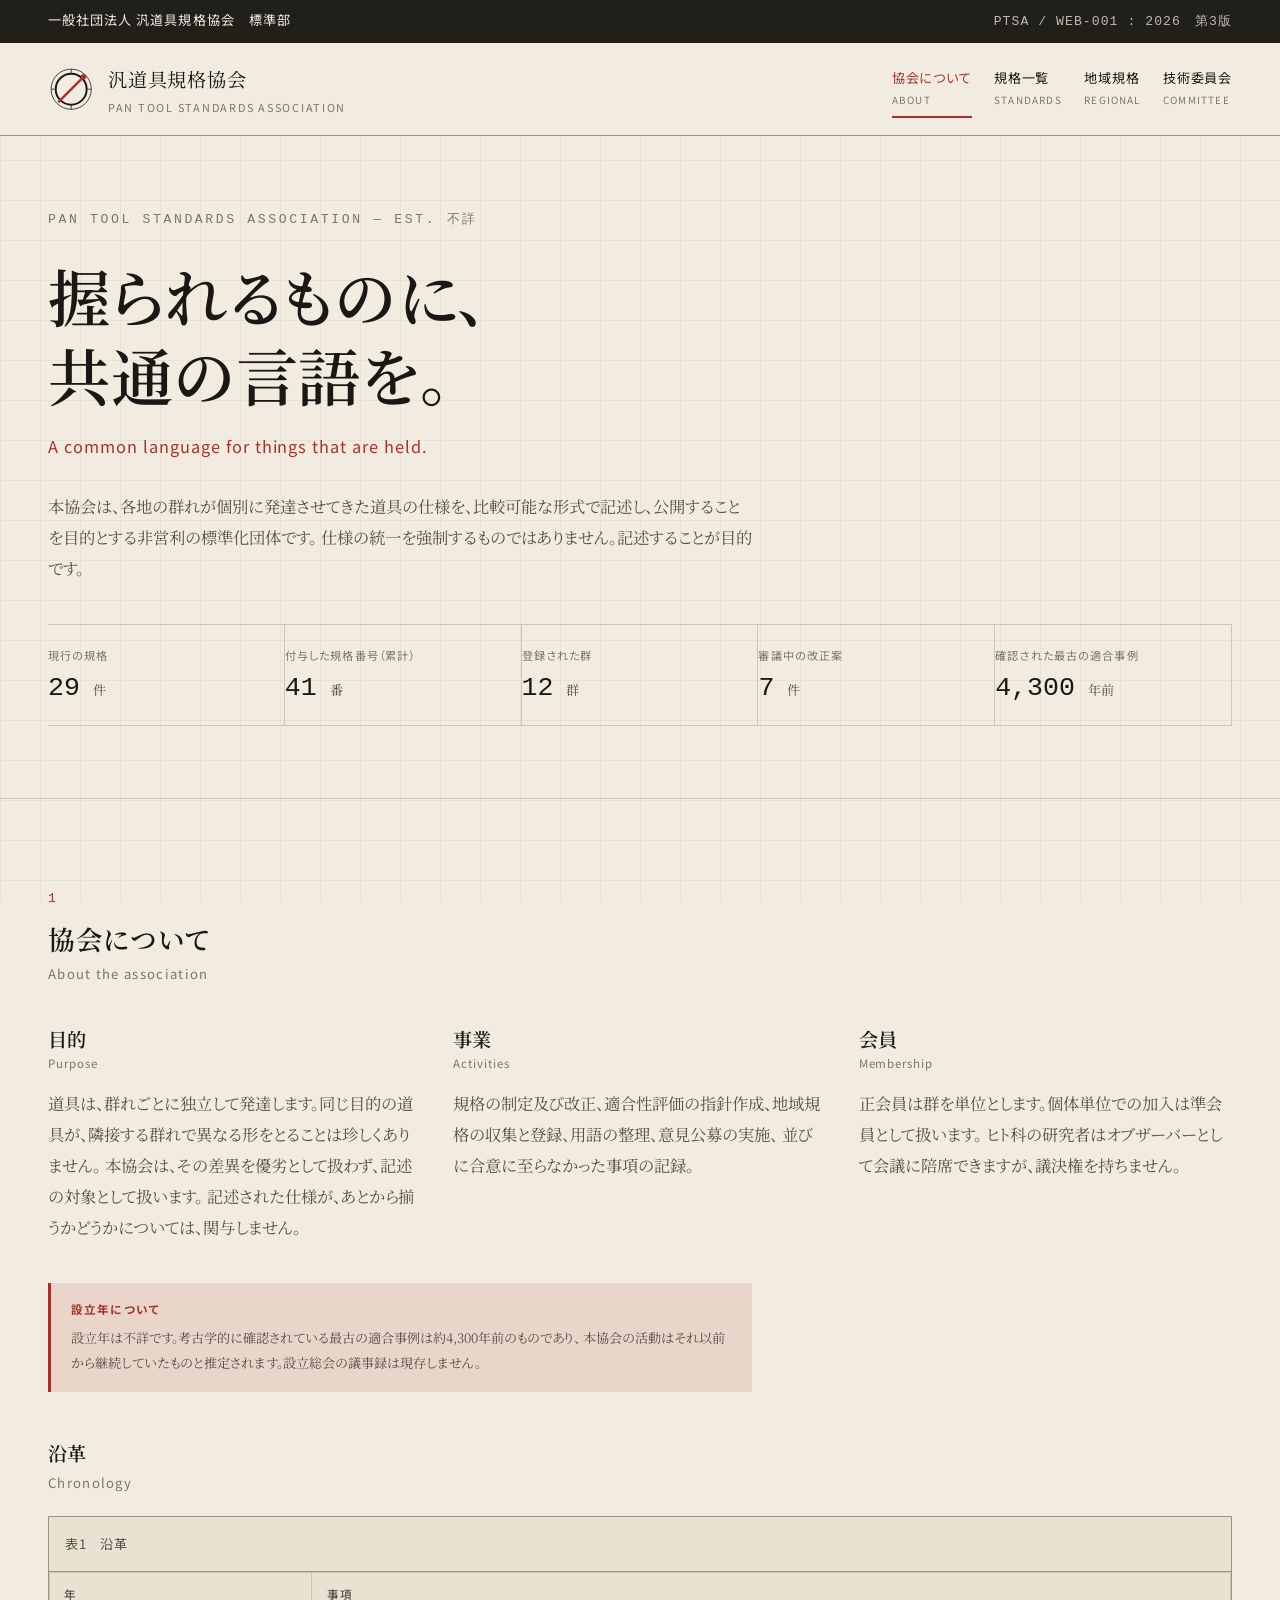
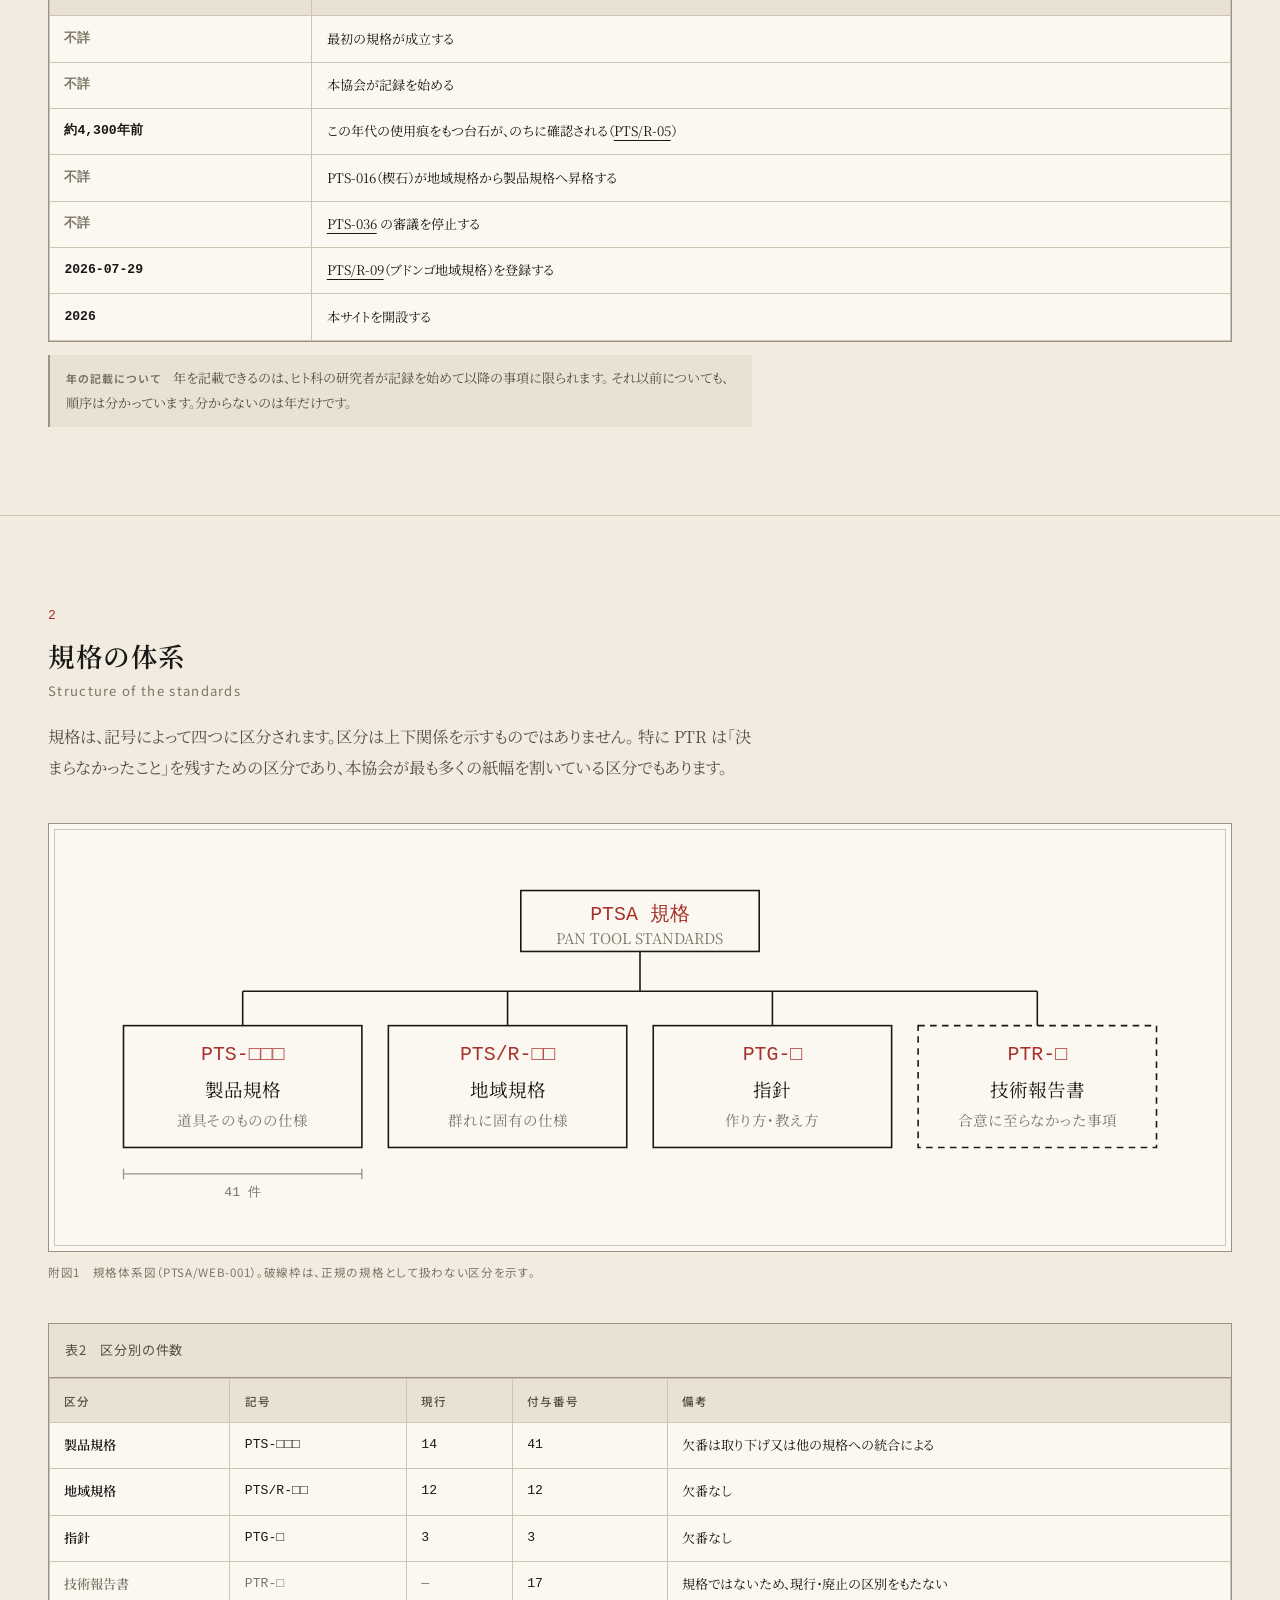
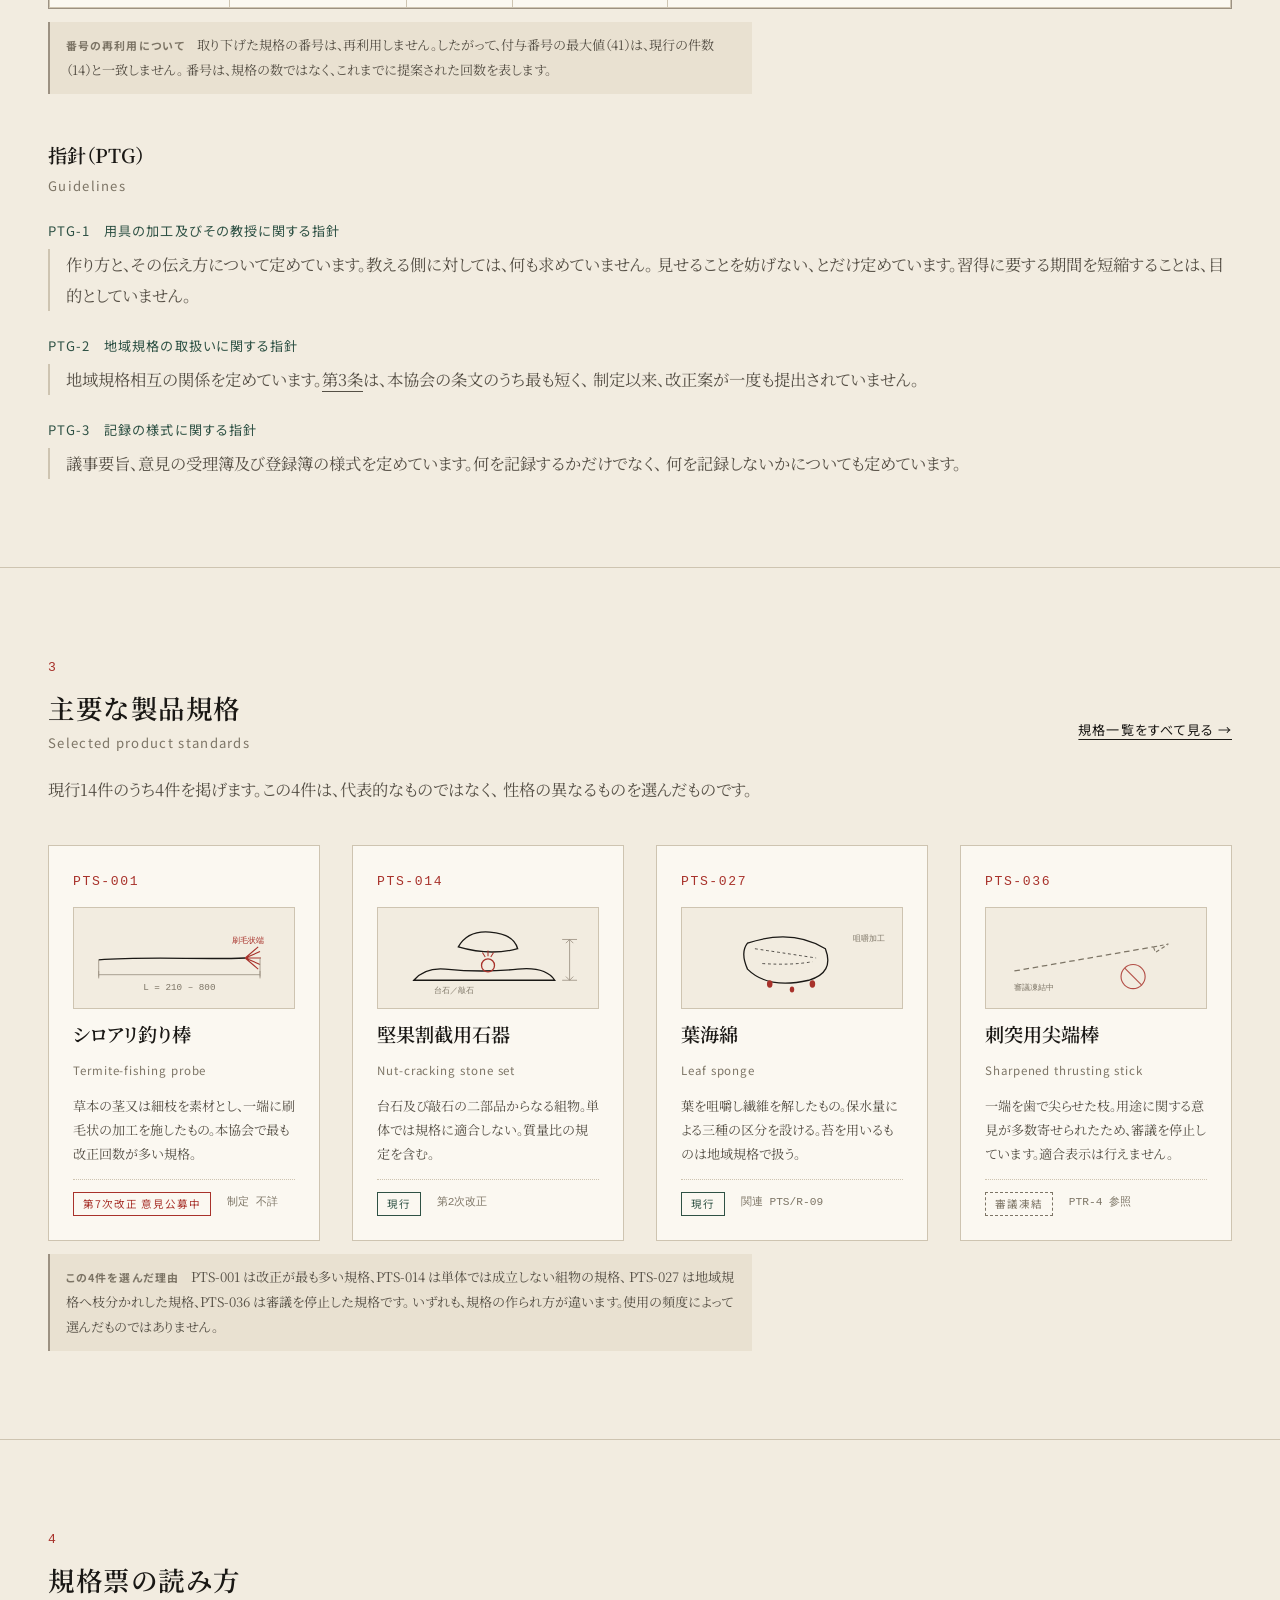
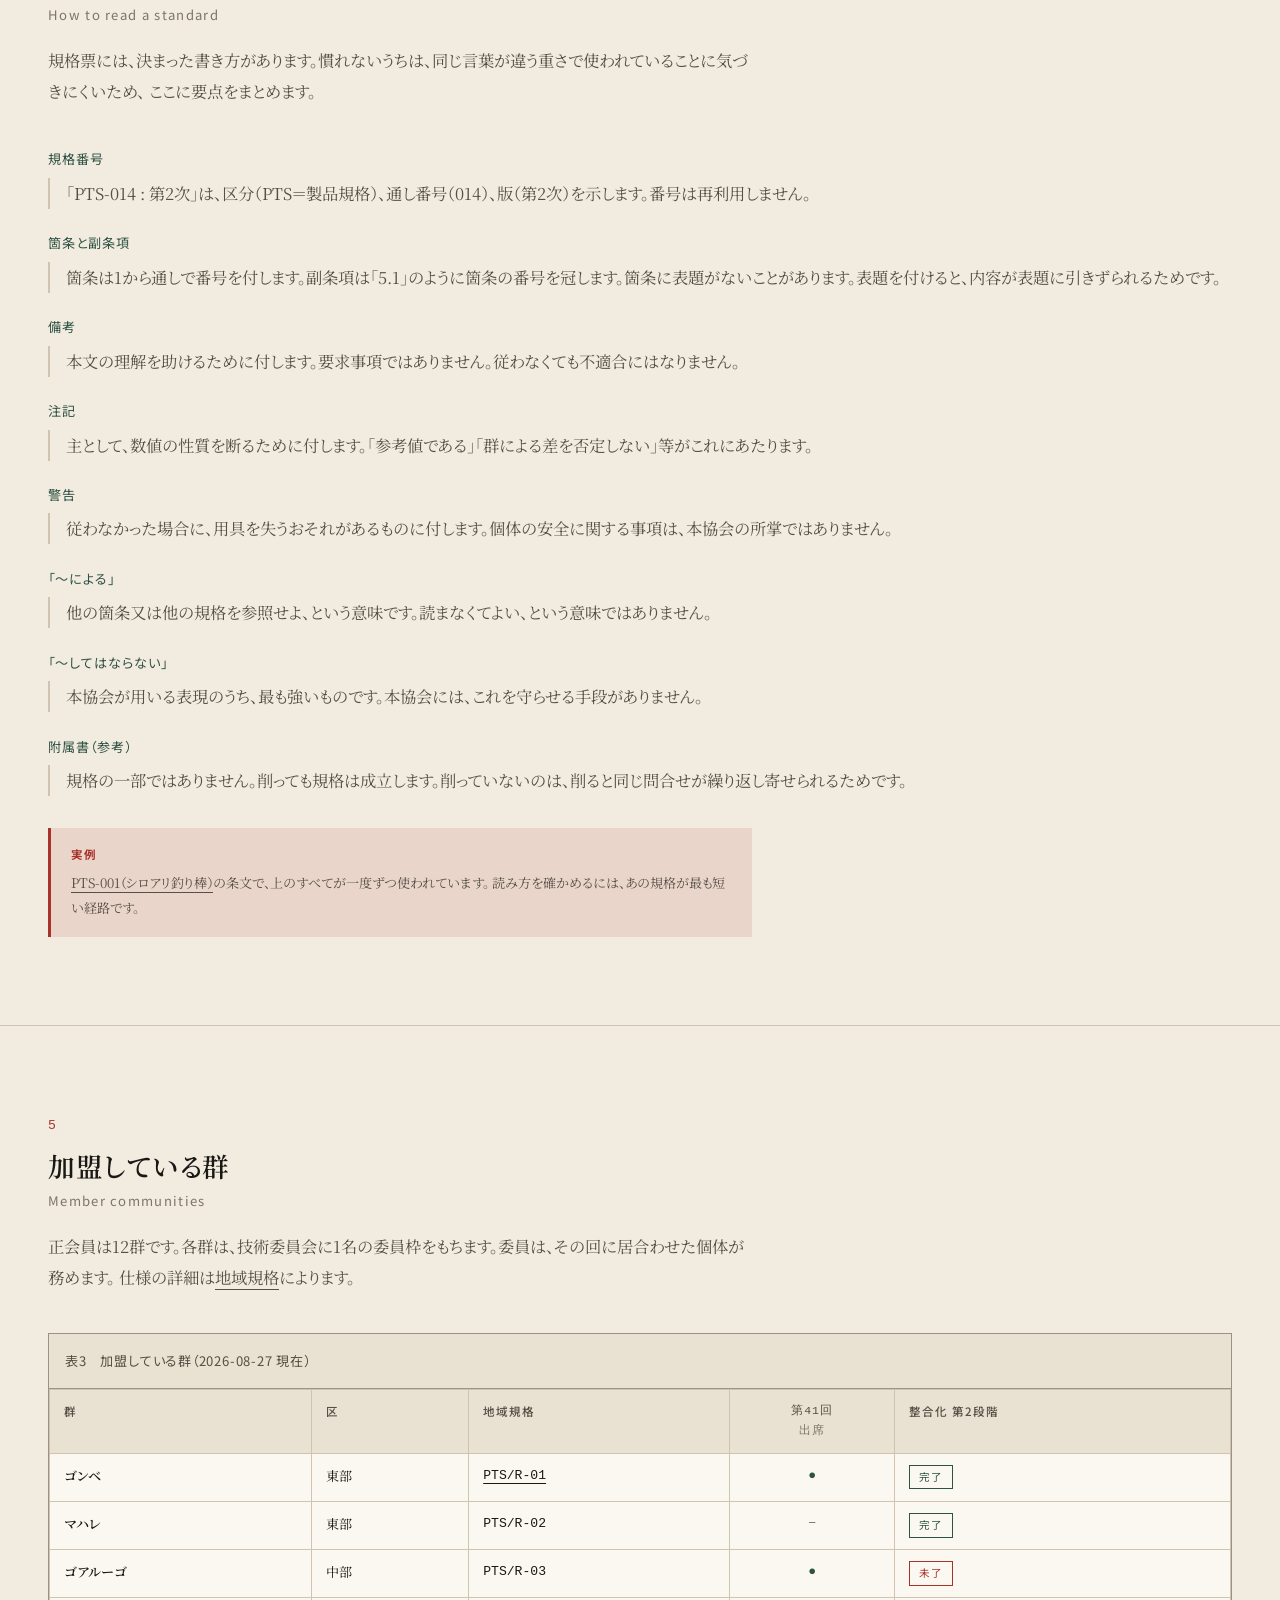
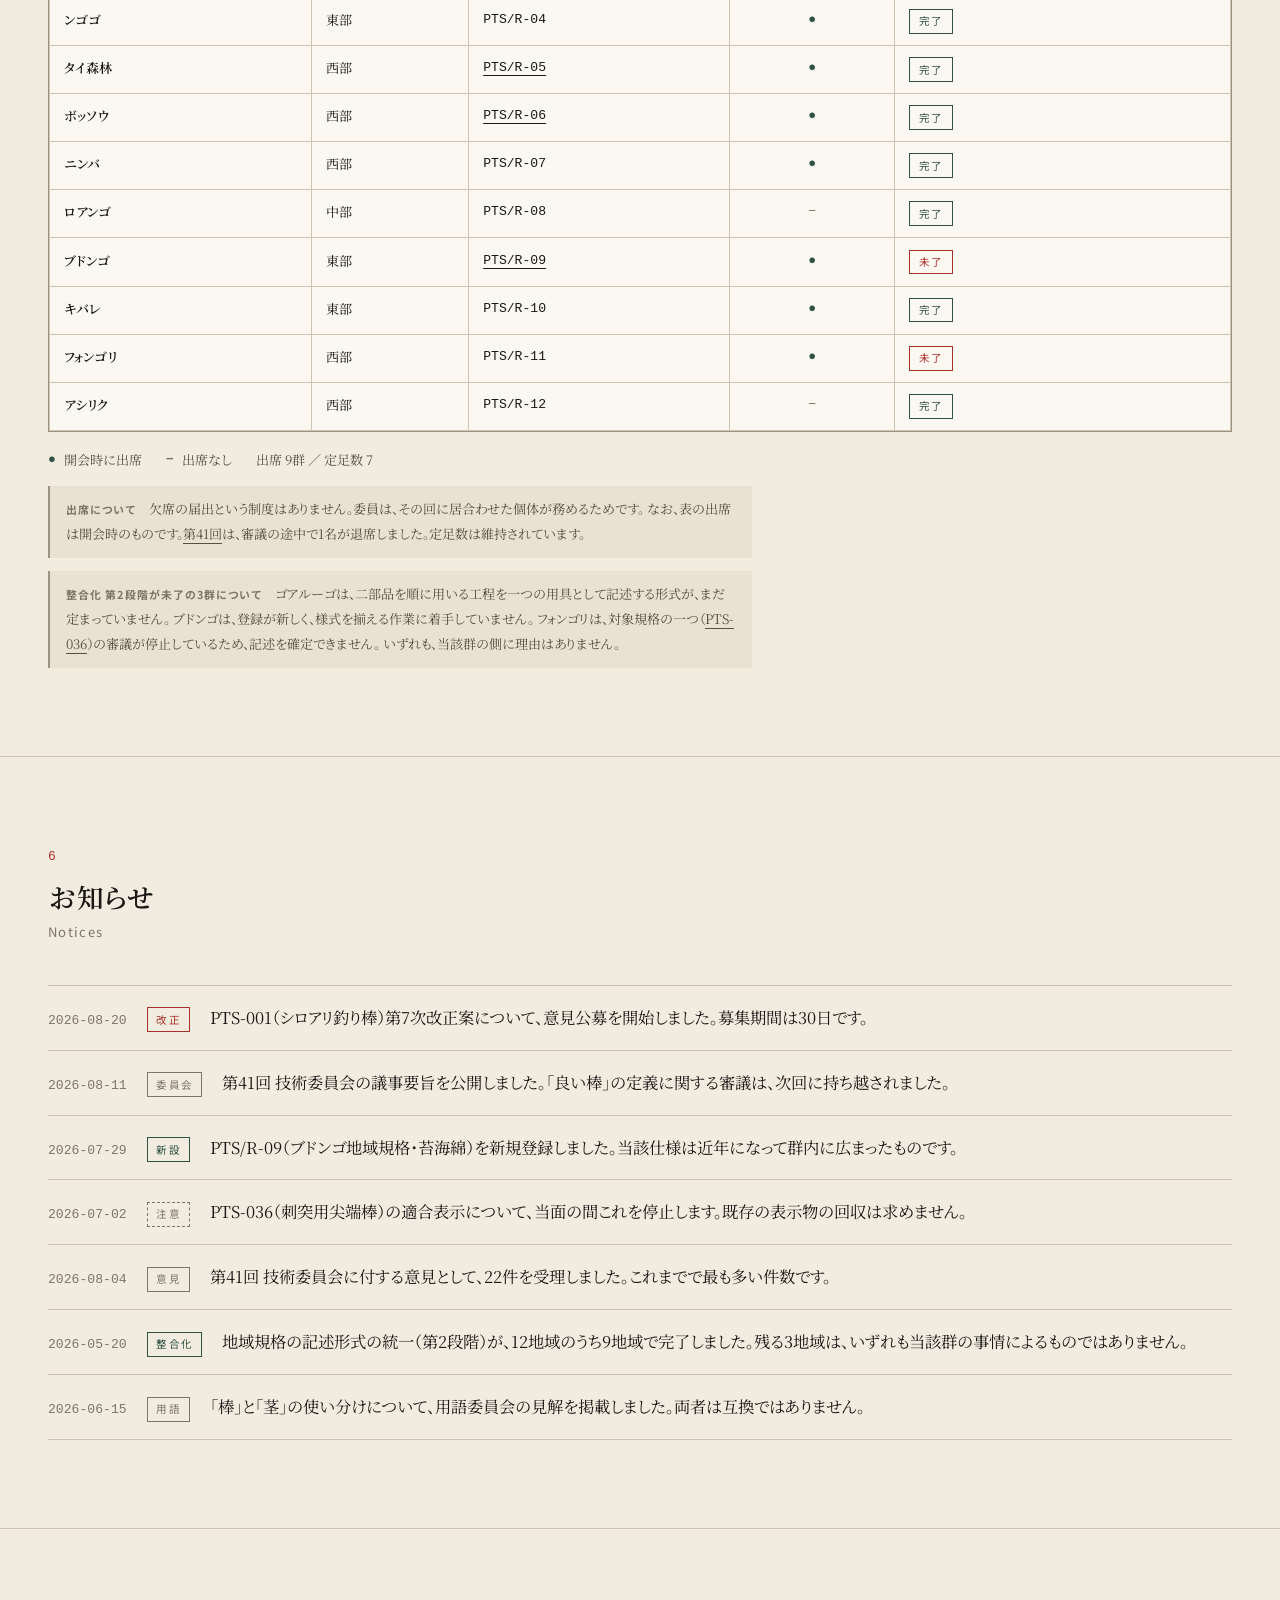
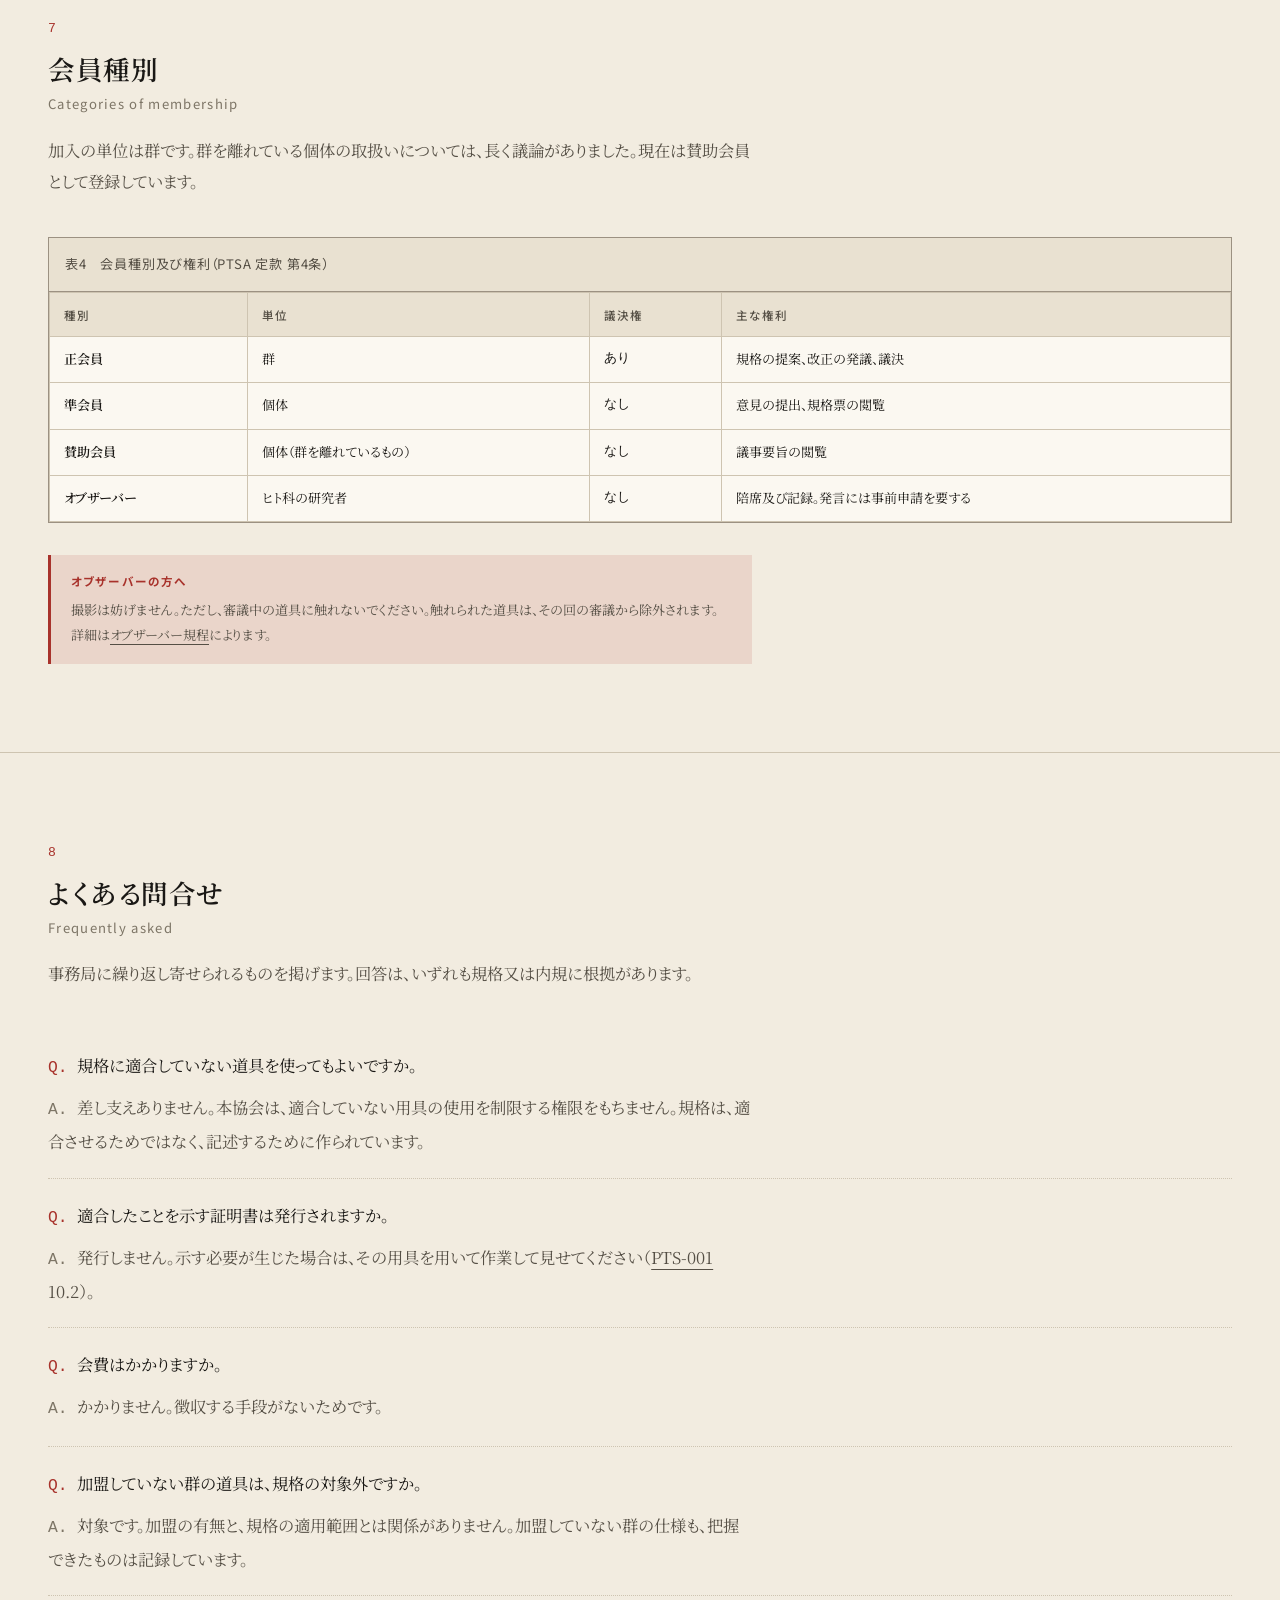
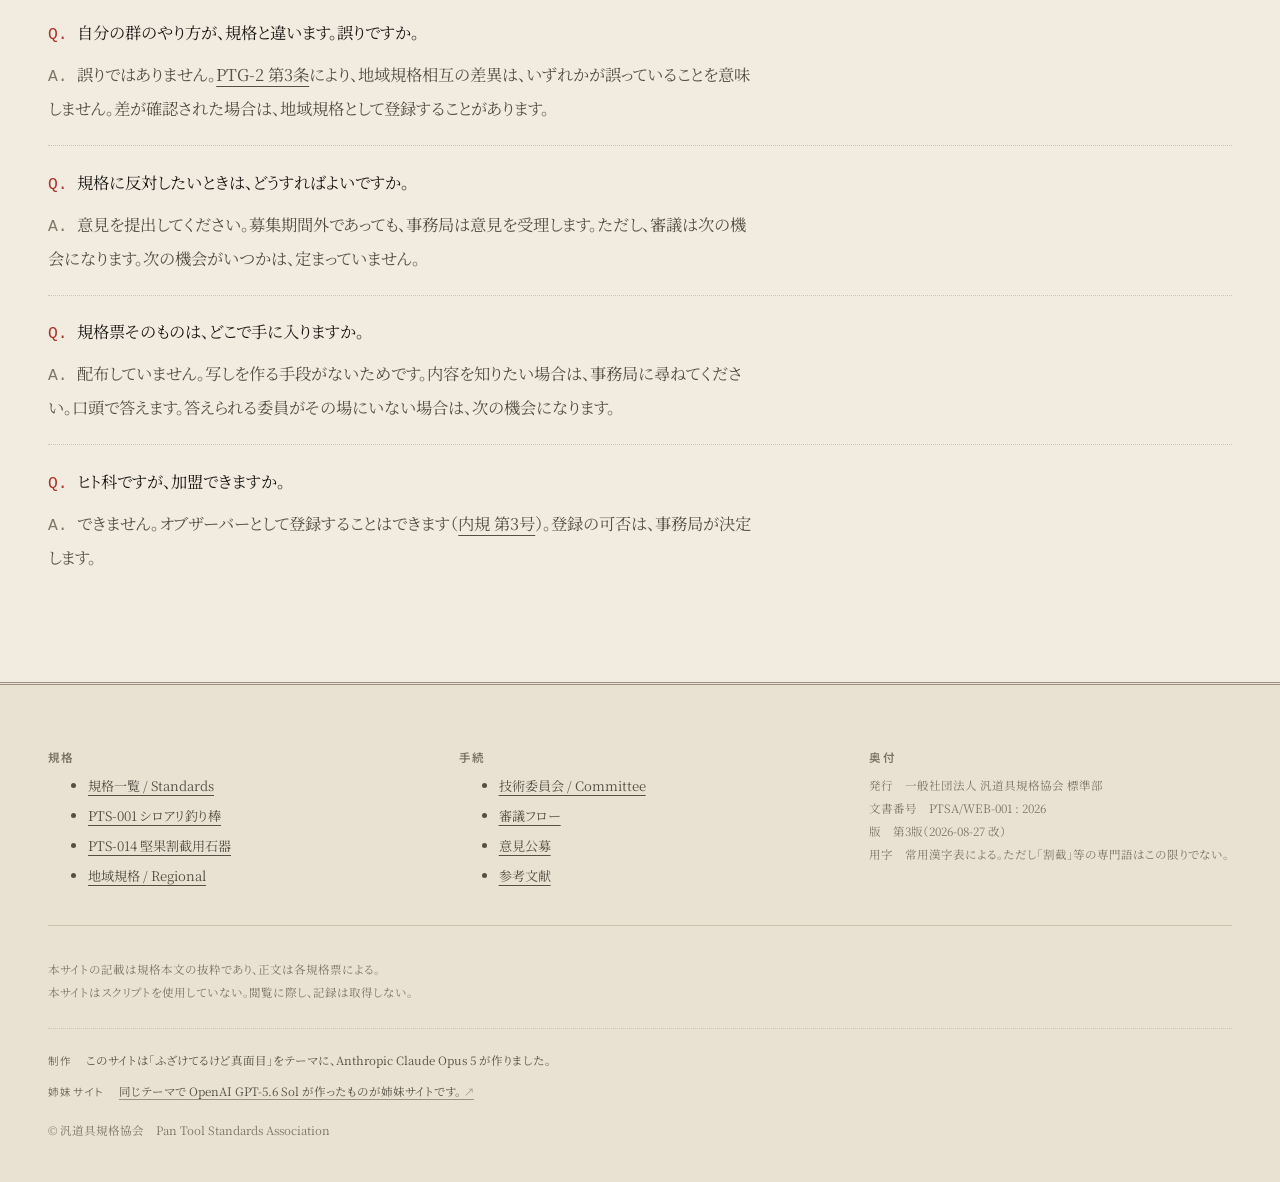
<file: public/index.html>
<!DOCTYPE html>
<html lang="ja">
<head>
<meta charset="utf-8">
<meta name="viewport" content="width=device-width, initial-scale=1">
<title>汎道具規格協会（PTSA）｜握られるものに、共通の言語を。</title>
<meta name="description" content="汎道具規格協会（PTSA）は、シロアリ釣り棒・堅果割截用石器・葉海綿など、群れごとに独立して発達した道具の仕様を比較可能な形式で記述し、公開する非営利の標準化団体です。沿革、規格の体系と区分別件数、規格票の読み方、加盟している12群、会員種別、よくある問合せを掲載しています。">
<meta name="theme-color" content="#211f1a">
<meta property="og:type" content="website">
<meta property="og:title" content="汎道具規格協会（PTSA）">
<meta property="og:description" content="握られるものに、共通の言語を。群れごとに異なる道具の仕様を記述する非営利の標準化団体。">
<link rel="preconnect" href="https://fonts.googleapis.com">
<link rel="preconnect" href="https://fonts.gstatic.com" crossorigin>
<link href="https://fonts.googleapis.com/css2?family=Noto+Sans+JP:wght@400;500&family=Noto+Serif+JP:wght@400;600;700&display=swap" rel="stylesheet">
<link rel="stylesheet" href="assets/base.css">
<link rel="icon" href="data:image/svg+xml,%3Csvg xmlns='http://www.w3.org/2000/svg' viewBox='0 0 32 32'%3E%3Crect width='32' height='32' fill='%23211f1a'/%3E%3Ccircle cx='16' cy='16' r='9' fill='none' stroke='%23f2ece0' stroke-width='1.5'/%3E%3Cpath d='M9 23 L23 9' stroke='%23a8322b' stroke-width='2'/%3E%3C/svg%3E">
</head>
<body>
<a class="skip" href="#main">本文へ移動</a>

<div class="masthead">
  <div class="shell masthead__row">
    <span>一般社団法人 汎道具規格協会　標準部</span>
    <span class="masthead__doc">PTSA / WEB-001 : 2026　第3版</span>
  </div>
</div>

<header class="site-header">
  <div class="shell site-header__row">
    <a class="brand" href="index.html">
      <svg class="brand__mark" viewBox="0 0 60 60" role="img" aria-label="汎道具規格協会 標章">
        <circle cx="30" cy="30" r="26" fill="none" stroke="currentColor" stroke-width="1"/>
        <circle cx="30" cy="30" r="20" fill="none" stroke="currentColor" stroke-width="2.5"/>
        <path d="M14 46 L46 14" stroke="var(--seal)" stroke-width="3" stroke-linecap="round"/>
        <circle cx="46" cy="14" r="3.5" fill="var(--seal)"/>
        <path d="M30 4 v6 M30 50 v6 M4 30 h6 M50 30 h6" stroke="currentColor" stroke-width="1"/>
      </svg>
      <span>
        <span class="brand__ja">汎道具規格協会</span>
        <span class="brand__en">Pan Tool Standards Association</span>
      </span>
    </a>
    <nav class="nav" aria-label="主要">
      <a href="index.html" aria-current="page">協会について<small>About</small></a>
      <a href="standards.html">規格一覧<small>Standards</small></a>
      <a href="regional.html">地域規格<small>Regional</small></a>
      <a href="committee.html">技術委員会<small>Committee</small></a>
    </nav>
  </div>
</header>

<main id="main">

  <!-- ================= 表題部 ================= -->
  <section class="hero">
    <div class="shell">
      <p class="hero__kicker">PAN TOOL STANDARDS ASSOCIATION — EST. 不詳</p>
      <h1 class="hero__title">握られるものに、<br>共通の言語を。</h1>
      <p class="hero__en">A common language for things that are held.</p>
      <p class="hero__lead">
        本協会は、各地の群れが個別に発達させてきた道具の仕様を、比較可能な形式で記述し、公開することを目的とする非営利の標準化団体です。
        仕様の統一を強制するものではありません。記述することが目的です。
      </p>

      <dl class="figures">
        <div>
          <dt>現行の規格</dt>
          <dd>29<small>　件</small></dd>
        </div>
        <div>
          <dt>付与した規格番号（累計）</dt>
          <dd>41<small>　番</small></dd>
        </div>
        <div>
          <dt>登録された群</dt>
          <dd>12<small>　群</small></dd>
        </div>
        <div>
          <dt>審議中の改正案</dt>
          <dd>7<small>　件</small></dd>
        </div>
        <div>
          <dt>確認された最古の適合事例</dt>
          <dd>4,300<small>　年前</small></dd>
        </div>
      </dl>
    </div>
  </section>

  <!-- ================= 協会について ================= -->
  <section class="section">
    <div class="shell">
      <div class="section__head">
        <span class="section__no">1</span>
        <h2 class="section__title">協会について</h2>
        <p class="section__en">About the association</p>
      </div>

      <div class="grid grid--3">
        <div>
          <h3 class="card__title">目的</h3>
          <p class="card__en">Purpose</p>
          <p class="muted" style="margin-top:.8rem">
            道具は、群れごとに独立して発達します。同じ目的の道具が、隣接する群れで異なる形をとることは珍しくありません。
            本協会は、その差異を優劣として扱わず、記述の対象として扱います。
            記述された仕様が、あとから揃うかどうかについては、関与しません。
          </p>
        </div>
        <div>
          <h3 class="card__title">事業</h3>
          <p class="card__en">Activities</p>
          <p class="muted" style="margin-top:.8rem">
            規格の制定及び改正、適合性評価の指針作成、地域規格の収集と登録、用語の整理、意見公募の実施、
            並びに合意に至らなかった事項の記録。
          </p>
        </div>
        <div>
          <h3 class="card__title">会員</h3>
          <p class="card__en">Membership</p>
          <p class="muted" style="margin-top:.8rem">
            正会員は群を単位とします。個体単位での加入は準会員として扱います。
            ヒト科の研究者はオブザーバーとして会議に陪席できますが、議決権を持ちません。
          </p>
        </div>
      </div>

      <div class="note" style="margin-top:2.5rem">
        <b>設立年について</b>
        設立年は不詳です。考古学的に確認されている最古の適合事例は約4,300年前のものであり、
        本協会の活動はそれ以前から継続していたものと推定されます。設立総会の議事録は現存しません。
      </div>

      <h3 style="margin-top:clamp(2rem,5vw,3rem);font-size:var(--step-1)">沿革</h3>
      <p class="section__en" style="margin-bottom:1.25rem">Chronology</p>

      <div class="tablewrap">
        <table class="doc">
          <caption>表1　沿革</caption>
          <thead>
            <tr><th scope="col">年</th><th scope="col">事項</th></tr>
          </thead>
          <tbody>
            <tr><th scope="row" class="num faint">不詳</th><td>最初の規格が成立する</td></tr>
            <tr><th scope="row" class="num faint">不詳</th><td>本協会が記録を始める</td></tr>
            <tr><th scope="row" class="num">約4,300年前</th><td>この年代の使用痕をもつ台石が、のちに確認される（<a href="regional.html#r-05">PTS/R-05</a>）</td></tr>
            <tr><th scope="row" class="num faint">不詳</th><td>PTS-016（楔石）が地域規格から製品規格へ昇格する</td></tr>
            <tr><th scope="row" class="num faint">不詳</th><td><a href="standards.html#pts-036">PTS-036</a> の審議を停止する</td></tr>
            <tr><th scope="row" class="num">2026-07-29</th><td><a href="regional.html#r-09">PTS/R-09</a>（ブドンゴ地域規格）を登録する</td></tr>
            <tr><th scope="row" class="num">2026</th><td>本サイトを開設する</td></tr>
          </tbody>
        </table>
      </div>

      <div class="remark">
        <b>年の記載について</b>
        年を記載できるのは、ヒト科の研究者が記録を始めて以降の事項に限られます。
        それ以前についても、順序は分かっています。分からないのは年だけです。
      </div>
    </div>
  </section>

  <!-- ================= 規格体系 ================= -->
  <section class="section">
    <div class="shell">
      <div class="section__head">
        <span class="section__no">2</span>
        <h2 class="section__title">規格の体系</h2>
        <p class="section__en">Structure of the standards</p>
        <p class="section__lead">
          規格は、記号によって四つに区分されます。区分は上下関係を示すものではありません。
          特に PTR は「決まらなかったこと」を残すための区分であり、本協会が最も多くの紙幅を割いている区分でもあります。
        </p>
      </div>

      <figure class="plate">
        <div class="plate__body">
          <svg viewBox="0 0 820 250" role="img" aria-labelledby="sysdiag-t" style="width:100%;height:auto;color:var(--ink)">
            <title id="sysdiag-t">規格体系図。PTSA規格の下に、製品規格PTS、地域規格PTS/R、指針PTG、技術報告書PTRの四区分が並ぶ。</title>
            <g fill="none" stroke="currentColor" stroke-width="1.2">
              <rect x="320" y="14" width="180" height="46"/>
              <path d="M410 60 v30 M110 90 h600 M110 90 v26 M310 90 v26 M510 90 v26 M710 90 v26"/>
              <rect x="20" y="116" width="180" height="92"/>
              <rect x="220" y="116" width="180" height="92"/>
              <rect x="420" y="116" width="180" height="92"/>
              <rect x="620" y="116" width="180" height="92" stroke-dasharray="5 4"/>
            </g>
            <g font-family="ui-monospace, monospace" font-size="15" fill="var(--seal)" text-anchor="middle">
              <text x="410" y="36">PTSA 規格</text>
              <text x="110" y="142">PTS-□□□</text>
              <text x="310" y="142">PTS/R-□□</text>
              <text x="510" y="142">PTG-□</text>
              <text x="710" y="142">PTR-□</text>
            </g>
            <g font-size="14" fill="currentColor" text-anchor="middle">
              <text x="410" y="54" font-size="11" fill="var(--ink-3)">PAN TOOL STANDARDS</text>
              <text x="110" y="170">製品規格</text>
              <text x="310" y="170">地域規格</text>
              <text x="510" y="170">指針</text>
              <text x="710" y="170">技術報告書</text>
            </g>
            <g font-size="11" fill="var(--ink-3)" text-anchor="middle">
              <text x="110" y="192">道具そのものの仕様</text>
              <text x="310" y="192">群れに固有の仕様</text>
              <text x="510" y="192">作り方・教え方</text>
              <text x="710" y="192">合意に至らなかった事項</text>
            </g>
            <g stroke="var(--rule-strong)" stroke-width="1" fill="none">
              <path d="M20 228 h180 M20 224 v8 M200 224 v8"/>
            </g>
            <text x="110" y="245" font-size="10" fill="var(--ink-3)" text-anchor="middle" font-family="ui-monospace, monospace">41 件</text>
          </svg>
        </div>
      </figure>
      <p class="figcap">附図1　規格体系図（PTSA/WEB-001）。破線枠は、正規の規格として扱わない区分を示す。</p>

      <div class="tablewrap" style="margin-top:clamp(1.75rem,4vw,2.5rem)">
        <table class="doc">
          <caption>表2　区分別の件数</caption>
          <thead>
            <tr><th scope="col">区分</th><th scope="col">記号</th><th scope="col">現行</th><th scope="col">付与番号</th><th scope="col">備考</th></tr>
          </thead>
          <tbody>
            <tr><th scope="row">製品規格</th><td class="num">PTS-□□□</td><td class="num">14</td><td class="num">41</td><td>欠番は取り下げ又は他の規格への統合による</td></tr>
            <tr><th scope="row">地域規格</th><td class="num">PTS/R-□□</td><td class="num">12</td><td class="num">12</td><td>欠番なし</td></tr>
            <tr><th scope="row">指針</th><td class="num">PTG-□</td><td class="num">3</td><td class="num">3</td><td>欠番なし</td></tr>
            <tr><th scope="row" class="faint">技術報告書</th><td class="num faint">PTR-□</td><td class="num faint">—</td><td class="num">17</td><td>規格ではないため、現行・廃止の区別をもたない</td></tr>
          </tbody>
        </table>
      </div>

      <div class="remark">
        <b>番号の再利用について</b>
        取り下げた規格の番号は、再利用しません。したがって、付与番号の最大値（41）は、現行の件数（14）と一致しません。
        番号は、規格の数ではなく、これまでに提案された回数を表します。
      </div>

      <h3 style="margin-top:clamp(2rem,5vw,3rem);font-size:var(--step-1)">指針（PTG）</h3>
      <p class="section__en" style="margin-bottom:1.25rem">Guidelines</p>
      <dl class="defs">
        <div>
          <dt>PTG-1　用具の加工及びその教授に関する指針</dt>
          <dd>
            作り方と、その伝え方について定めています。教える側に対しては、何も求めていません。
            見せることを妨げない、とだけ定めています。習得に要する期間を短縮することは、目的としていません。
          </dd>
        </div>
        <div>
          <dt>PTG-2　地域規格の取扱いに関する指針</dt>
          <dd>
            地域規格相互の関係を定めています。<a href="regional.html#article3">第3条</a>は、本協会の条文のうち最も短く、
            制定以来、改正案が一度も提出されていません。
          </dd>
        </div>
        <div>
          <dt>PTG-3　記録の様式に関する指針</dt>
          <dd>
            議事要旨、意見の受理簿及び登録簿の様式を定めています。何を記録するかだけでなく、
            何を記録しないかについても定めています。
          </dd>
        </div>
      </dl>
    </div>
  </section>

  <!-- ================= 主要規格 ================= -->
  <section class="section">
    <div class="shell">
      <div class="section__head row-between">
        <div>
          <span class="section__no">3</span>
          <h2 class="section__title">主要な製品規格</h2>
          <p class="section__en">Selected product standards</p>
          <p class="section__lead">
            現行14件のうち4件を掲げます。この4件は、代表的なものではなく、
            性格の異なるものを選んだものです。
          </p>
        </div>
        <a href="standards.html" class="sans" style="font-size:var(--step--1);letter-spacing:.08em">規格一覧をすべて見る →</a>
      </div>

      <div class="grid grid--cards">

        <a class="card" href="standards.html#pts-001">
          <span class="card__no">PTS-001</span>
          <span class="card__figure">
            <svg viewBox="0 0 220 84" role="img" aria-label="シロアリ釣り棒の製図。全長寸法線と先端の刷毛状加工を示す。">
              <g stroke="var(--ink)" fill="none" stroke-width="1.4">
                <path d="M18 44 C 70 40, 130 44, 176 42"/>
              </g>
              <g stroke="var(--seal)" stroke-width="1.2" fill="none">
                <path d="M176 42 l16 -7 M176 42 l17 0 M176 42 l16 7 M176 42 l14 -12 M176 42 l14 12"/>
              </g>
              <g stroke="var(--rule-strong)" stroke-width="0.9" fill="none">
                <path d="M18 60 h174 M18 56 v8 M192 56 v8 M18 44 v18 M192 42 v20"/>
              </g>
              <text x="105" y="76" font-size="10" fill="var(--ink-3)" text-anchor="middle" font-family="ui-monospace, monospace">L = 210 – 800</text>
              <text x="196" y="26" font-size="9" fill="var(--seal)" font-family="ui-monospace, monospace" text-anchor="end">刷毛状端</text>
            </svg>
          </span>
          <h3 class="card__title">シロアリ釣り棒</h3>
          <p class="card__en">Termite-fishing probe</p>
          <p class="card__text">草本の茎又は細枝を素材とし、一端に刷毛状の加工を施したもの。本協会で最も改正回数が多い規格。</p>
          <span class="card__meta"><span class="tag tag--rev">第7次改正 意見公募中</span><span>制定 不詳</span></span>
        </a>

        <a class="card" href="standards.html#pts-014">
          <span class="card__no">PTS-014</span>
          <span class="card__figure">
            <svg viewBox="0 0 220 84" role="img" aria-label="堅果割截用石器の製図。下部の台石、中央の堅果、上部の敲石を示す。">
              <g stroke="var(--ink)" fill="none" stroke-width="1.4">
                <path d="M30 66 q 12 -14 34 -12 q 40 4 78 0 q 30 -3 40 12 z"/>
                <path d="M78 30 q 10 -18 34 -16 q 26 2 30 18 q -30 8 -64 -2 z"/>
              </g>
              <circle cx="110" cy="50" r="7" fill="none" stroke="var(--seal)" stroke-width="1.4"/>
              <g stroke="var(--seal)" stroke-width="1.1" fill="none">
                <path d="M110 34 v6 M104 36 l3 5 M116 36 l-3 5"/>
              </g>
              <g stroke="var(--rule-strong)" stroke-width="0.9" fill="none">
                <path d="M190 22 h16 M190 66 h16 M198 22 v44 M194 26 l4 -4 4 4 M194 62 l4 4 4 -4"/>
              </g>
              <text x="52" y="80" font-size="9" fill="var(--ink-3)" font-family="ui-monospace, monospace">台石／敲石</text>
            </svg>
          </span>
          <h3 class="card__title">堅果割截用石器</h3>
          <p class="card__en">Nut-cracking stone set</p>
          <p class="card__text">台石及び敲石の二部品からなる組物。単体では規格に適合しない。質量比の規定を含む。</p>
          <span class="card__meta"><span class="tag tag--live">現行</span><span>第2次改正</span></span>
        </a>

        <a class="card" href="standards.html#pts-027">
          <span class="card__no">PTS-027</span>
          <span class="card__figure">
            <svg viewBox="0 0 220 84" role="img" aria-label="葉海綿の製図。咀嚼により繊維を解した葉と、滴下する液体を示す。">
              <g stroke="var(--ink)" fill="none" stroke-width="1.4">
                <path d="M62 26 q 48 -16 84 6 q 10 26 -18 34 q -44 10 -66 -12 q -8 -18 0 -28 z"/>
                <path d="M70 32 q 40 6 66 10 M78 48 q 32 2 54 -2" stroke-width="0.8" stroke-dasharray="3 3"/>
              </g>
              <g fill="var(--seal)">
                <ellipse cx="86" cy="70" rx="3" ry="4"/>
                <ellipse cx="110" cy="76" rx="2.4" ry="3.2"/>
                <ellipse cx="132" cy="70" rx="3" ry="4"/>
              </g>
              <text x="176" y="24" font-size="9" fill="var(--ink-3)" font-family="ui-monospace, monospace">咀嚼加工</text>
            </svg>
          </span>
          <h3 class="card__title">葉海綿</h3>
          <p class="card__en">Leaf sponge</p>
          <p class="card__text">葉を咀嚼し繊維を解したもの。保水量による三種の区分を設ける。苔を用いるものは地域規格で扱う。</p>
          <span class="card__meta"><span class="tag tag--live">現行</span><span>関連 PTS/R-09</span></span>
        </a>

        <a class="card" href="standards.html#pts-036">
          <span class="card__no">PTS-036</span>
          <span class="card__figure">
            <svg viewBox="0 0 220 84" role="img" aria-label="刺突用尖端棒の製図。破線で示され、審議凍結中であることを表す。">
              <g stroke="var(--ink-3)" fill="none" stroke-width="1.4" stroke-dasharray="6 4">
                <path d="M22 56 L172 30"/>
              </g>
              <path d="M172 30 l16 -3 l-14 9 z" fill="none" stroke="var(--ink-3)" stroke-width="1.2" stroke-dasharray="4 3"/>
              <g stroke="var(--seal)" stroke-width="1.2" fill="none" opacity="0.85">
                <circle cx="150" cy="62" r="13"/>
                <path d="M141 53 l18 18"/>
              </g>
              <text x="22" y="76" font-size="9" fill="var(--ink-3)" font-family="ui-monospace, monospace">審議凍結中</text>
            </svg>
          </span>
          <h3 class="card__title">刺突用尖端棒</h3>
          <p class="card__en">Sharpened thrusting stick</p>
          <p class="card__text">一端を歯で尖らせた枝。用途に関する意見が多数寄せられたため、審議を停止しています。適合表示は行えません。</p>
          <span class="card__meta"><span class="tag tag--hold">審議凍結</span><span>PTR-4 参照</span></span>
        </a>

      </div>

      <div class="remark">
        <b>この4件を選んだ理由</b>
        PTS-001 は改正が最も多い規格、PTS-014 は単体では成立しない組物の規格、
        PTS-027 は地域規格へ枝分かれした規格、PTS-036 は審議を停止した規格です。
        いずれも、規格の作られ方が違います。使用の頻度によって選んだものではありません。
      </div>
    </div>
  </section>

  <!-- ================= 規格票の読み方 ================= -->
  <section class="section" id="howto">
    <div class="shell">
      <div class="section__head">
        <span class="section__no">4</span>
        <h2 class="section__title">規格票の読み方</h2>
        <p class="section__en">How to read a standard</p>
        <p class="section__lead">
          規格票には、決まった書き方があります。慣れないうちは、同じ言葉が違う重さで使われていることに気づきにくいため、
          ここに要点をまとめます。
        </p>
      </div>

      <dl class="defs">
        <div>
          <dt>規格番号</dt>
          <dd>「PTS-014 : 第2次」は、区分（PTS＝製品規格）、通し番号（014）、版（第2次）を示します。番号は再利用しません。</dd>
        </div>
        <div>
          <dt>箇条と副条項</dt>
          <dd>箇条は1から通しで番号を付します。副条項は「5.1」のように箇条の番号を冠します。箇条に表題がないことがあります。表題を付けると、内容が表題に引きずられるためです。</dd>
        </div>
        <div>
          <dt>備考</dt>
          <dd>本文の理解を助けるために付します。要求事項ではありません。従わなくても不適合にはなりません。</dd>
        </div>
        <div>
          <dt>注記</dt>
          <dd>主として、数値の性質を断るために付します。「参考値である」「群による差を否定しない」等がこれにあたります。</dd>
        </div>
        <div>
          <dt>警告</dt>
          <dd>従わなかった場合に、用具を失うおそれがあるものに付します。個体の安全に関する事項は、本協会の所掌ではありません。</dd>
        </div>
        <div>
          <dt>「〜による」</dt>
          <dd>他の箇条又は他の規格を参照せよ、という意味です。読まなくてよい、という意味ではありません。</dd>
        </div>
        <div>
          <dt>「〜してはならない」</dt>
          <dd>本協会が用いる表現のうち、最も強いものです。本協会には、これを守らせる手段がありません。</dd>
        </div>
        <div>
          <dt>附属書（参考）</dt>
          <dd>規格の一部ではありません。削っても規格は成立します。削っていないのは、削ると同じ問合せが繰り返し寄せられるためです。</dd>
        </div>
      </dl>

      <div class="note" style="margin-top:2rem">
        <b>実例</b>
        <a href="standards.html#pts-001">PTS-001（シロアリ釣り棒）</a>の条文で、上のすべてが一度ずつ使われています。
        読み方を確かめるには、あの規格が最も短い経路です。
      </div>
    </div>
  </section>

  <!-- ================= 加盟している群 ================= -->
  <section class="section" id="members">
    <div class="shell">
      <div class="section__head">
        <span class="section__no">5</span>
        <h2 class="section__title">加盟している群</h2>
        <p class="section__en">Member communities</p>
        <p class="section__lead">
          正会員は12群です。各群は、技術委員会に1名の委員枠をもちます。委員は、その回に居合わせた個体が務めます。
          仕様の詳細は<a href="regional.html">地域規格</a>によります。
        </p>
      </div>

      <div class="tablewrap">
        <table class="doc">
          <caption>表3　加盟している群（2026-08-27 現在）</caption>
          <thead>
            <tr>
              <th scope="col">群</th><th scope="col">区</th><th scope="col">地域規格</th>
              <th scope="col" class="sym">第41回<br><span class="faint">出席</span></th>
              <th scope="col">整合化 第2段階</th>
            </tr>
          </thead>
          <tbody>
            <tr><th scope="row">ゴンベ</th><td>東部</td><td class="num"><a href="regional.html#r-01">PTS/R-01</a></td><td class="sym" data-s="●">●</td><td><span class="tag tag--live">完了</span></td></tr>
            <tr><th scope="row">マハレ</th><td>東部</td><td class="num">PTS/R-02</td><td class="sym" data-s="−">−</td><td><span class="tag tag--live">完了</span></td></tr>
            <tr><th scope="row">ゴアルーゴ</th><td>中部</td><td class="num">PTS/R-03</td><td class="sym" data-s="●">●</td><td><span class="tag tag--rev">未了</span></td></tr>
            <tr><th scope="row">ンゴゴ</th><td>東部</td><td class="num">PTS/R-04</td><td class="sym" data-s="●">●</td><td><span class="tag tag--live">完了</span></td></tr>
            <tr><th scope="row">タイ森林</th><td>西部</td><td class="num"><a href="regional.html#r-05">PTS/R-05</a></td><td class="sym" data-s="●">●</td><td><span class="tag tag--live">完了</span></td></tr>
            <tr><th scope="row">ボッソウ</th><td>西部</td><td class="num"><a href="regional.html#r-06">PTS/R-06</a></td><td class="sym" data-s="●">●</td><td><span class="tag tag--live">完了</span></td></tr>
            <tr><th scope="row">ニンバ</th><td>西部</td><td class="num">PTS/R-07</td><td class="sym" data-s="●">●</td><td><span class="tag tag--live">完了</span></td></tr>
            <tr><th scope="row">ロアンゴ</th><td>中部</td><td class="num">PTS/R-08</td><td class="sym" data-s="−">−</td><td><span class="tag tag--live">完了</span></td></tr>
            <tr><th scope="row">ブドンゴ</th><td>東部</td><td class="num"><a href="regional.html#r-09">PTS/R-09</a></td><td class="sym" data-s="●">●</td><td><span class="tag tag--rev">未了</span></td></tr>
            <tr><th scope="row">キバレ</th><td>東部</td><td class="num">PTS/R-10</td><td class="sym" data-s="●">●</td><td><span class="tag tag--live">完了</span></td></tr>
            <tr><th scope="row">フォンゴリ</th><td>西部</td><td class="num">PTS/R-11</td><td class="sym" data-s="●">●</td><td><span class="tag tag--rev">未了</span></td></tr>
            <tr><th scope="row">アシリク</th><td>西部</td><td class="num">PTS/R-12</td><td class="sym" data-s="−">−</td><td><span class="tag tag--live">完了</span></td></tr>
          </tbody>
        </table>
      </div>

      <div class="legend" role="note">
        <span class="k"><b class="mono" style="color:var(--moss)">●</b> 開会時に出席</span>
        <span class="k"><b class="mono faint">−</b> 出席なし</span>
        <span class="k">出席 9群 ／ 定足数 7</span>
      </div>

      <div class="remark">
        <b>出席について</b>
        欠席の届出という制度はありません。委員は、その回に居合わせた個体が務めるためです。
        なお、表の出席は開会時のものです。<a href="committee.html#minutes">第41回</a>は、審議の途中で1名が退席しました。定足数は維持されています。
      </div>

      <div class="remark">
        <b>整合化 第2段階が未了の3群について</b>
        ゴアルーゴは、二部品を順に用いる工程を一つの用具として記述する形式が、まだ定まっていません。
        ブドンゴは、登録が新しく、様式を揃える作業に着手していません。
        フォンゴリは、対象規格の一つ（<a href="standards.html#pts-036">PTS-036</a>）の審議が停止しているため、記述を確定できません。
        いずれも、当該群の側に理由はありません。
      </div>
    </div>
  </section>

  <!-- ================= お知らせ ================= -->
  <section class="section">
    <div class="shell">
      <div class="section__head">
        <span class="section__no">6</span>
        <h2 class="section__title">お知らせ</h2>
        <p class="section__en">Notices</p>
      </div>

      <ul class="notices">
        <li>
          <time datetime="2026-08-20">2026-08-20</time>
          <span class="tag tag--rev">改正</span>
          <p>PTS-001（シロアリ釣り棒）第7次改正案について、意見公募を開始しました。募集期間は30日です。</p>
        </li>
        <li>
          <time datetime="2026-08-11">2026-08-11</time>
          <span class="tag">委員会</span>
          <p>第41回 技術委員会の議事要旨を公開しました。「良い棒」の定義に関する審議は、次回に持ち越されました。</p>
        </li>
        <li>
          <time datetime="2026-07-29">2026-07-29</time>
          <span class="tag tag--live">新設</span>
          <p>PTS/R-09（ブドンゴ地域規格・苔海綿）を新規登録しました。当該仕様は近年になって群内に広まったものです。</p>
        </li>
        <li>
          <time datetime="2026-07-02">2026-07-02</time>
          <span class="tag tag--hold">注意</span>
          <p>PTS-036（刺突用尖端棒）の適合表示について、当面の間これを停止します。既存の表示物の回収は求めません。</p>
        </li>
        <li>
          <time datetime="2026-08-04">2026-08-04</time>
          <span class="tag">意見</span>
          <p>第41回 技術委員会に付する意見として、22件を受理しました。これまでで最も多い件数です。</p>
        </li>
        <li>
          <time datetime="2026-05-20">2026-05-20</time>
          <span class="tag tag--live">整合化</span>
          <p>地域規格の記述形式の統一（第2段階）が、12地域のうち9地域で完了しました。残る3地域は、いずれも当該群の事情によるものではありません。</p>
        </li>
        <li>
          <time datetime="2026-06-15">2026-06-15</time>
          <span class="tag">用語</span>
          <p>「棒」と「茎」の使い分けについて、用語委員会の見解を掲載しました。両者は互換ではありません。</p>
        </li>
      </ul>
    </div>
  </section>

  <!-- ================= 会員種別 ================= -->
  <section class="section">
    <div class="shell">
      <div class="section__head">
        <span class="section__no">7</span>
        <h2 class="section__title">会員種別</h2>
        <p class="section__en">Categories of membership</p>
        <p class="section__lead">
          加入の単位は群です。群を離れている個体の取扱いについては、長く議論がありました。現在は賛助会員として登録しています。
        </p>
      </div>

      <div class="tablewrap">
        <table class="doc">
          <caption>表4　会員種別及び権利（PTSA 定款 第4条）</caption>
          <thead>
            <tr><th scope="col">種別</th><th scope="col">単位</th><th scope="col">議決権</th><th scope="col">主な権利</th></tr>
          </thead>
          <tbody>
            <tr><th scope="row">正会員</th><td>群</td><td class="num">あり</td><td>規格の提案、改正の発議、議決</td></tr>
            <tr><th scope="row">準会員</th><td>個体</td><td class="num">なし</td><td>意見の提出、規格票の閲覧</td></tr>
            <tr><th scope="row">賛助会員</th><td>個体（群を離れているもの）</td><td class="num">なし</td><td>議事要旨の閲覧</td></tr>
            <tr><th scope="row">オブザーバー</th><td>ヒト科の研究者</td><td class="num">なし</td><td>陪席及び記録。発言には事前申請を要する</td></tr>
          </tbody>
        </table>
      </div>

      <div class="note" style="margin-top:2rem">
        <b>オブザーバーの方へ</b>
        撮影は妨げません。ただし、審議中の道具に触れないでください。触れられた道具は、その回の審議から除外されます。
        詳細は<a href="committee.html#observer">オブザーバー規程</a>によります。
      </div>
    </div>
  </section>

  <!-- ================= よくある問合せ ================= -->
  <section class="section" id="faq">
    <div class="shell">
      <div class="section__head">
        <span class="section__no">8</span>
        <h2 class="section__title">よくある問合せ</h2>
        <p class="section__en">Frequently asked</p>
        <p class="section__lead">
          事務局に繰り返し寄せられるものを掲げます。回答は、いずれも規格又は内規に根拠があります。
        </p>
      </div>

      <dl class="qa">
        <div>
          <dt>規格に適合していない道具を使ってもよいですか。</dt>
          <dd>差し支えありません。本協会は、適合していない用具の使用を制限する権限をもちません。規格は、適合させるためではなく、記述するために作られています。</dd>
        </div>
        <div>
          <dt>適合したことを示す証明書は発行されますか。</dt>
          <dd>発行しません。示す必要が生じた場合は、その用具を用いて作業して見せてください（<a href="standards.html#pts-001">PTS-001</a> 10.2）。</dd>
        </div>
        <div>
          <dt>会費はかかりますか。</dt>
          <dd>かかりません。徴収する手段がないためです。</dd>
        </div>
        <div>
          <dt>加盟していない群の道具は、規格の対象外ですか。</dt>
          <dd>対象です。加盟の有無と、規格の適用範囲とは関係がありません。加盟していない群の仕様も、把握できたものは記録しています。</dd>
        </div>
        <div>
          <dt>自分の群のやり方が、規格と違います。誤りですか。</dt>
          <dd>誤りではありません。<a href="regional.html#article3">PTG-2 第3条</a>により、地域規格相互の差異は、いずれかが誤っていることを意味しません。差が確認された場合は、地域規格として登録することがあります。</dd>
        </div>
        <div>
          <dt>規格に反対したいときは、どうすればよいですか。</dt>
          <dd>意見を提出してください。募集期間外であっても、事務局は意見を受理します。ただし、審議は次の機会になります。次の機会がいつかは、定まっていません。</dd>
        </div>
        <div>
          <dt>規格票そのものは、どこで手に入りますか。</dt>
          <dd>配布していません。写しを作る手段がないためです。内容を知りたい場合は、事務局に尋ねてください。口頭で答えます。答えられる委員がその場にいない場合は、次の機会になります。</dd>
        </div>
        <div>
          <dt>ヒト科ですが、加盟できますか。</dt>
          <dd>できません。オブザーバーとして登録することはできます（<a href="committee.html#observer">内規 第3号</a>）。登録の可否は、事務局が決定します。</dd>
        </div>
      </dl>
    </div>
  </section>

</main>

<footer class="site-footer">
  <div class="shell">
    <div class="colophon">
      <div>
        <h2>規格</h2>
        <ul>
          <li><a href="standards.html">規格一覧 / Standards</a></li>
          <li><a href="standards.html#pts-001">PTS-001 シロアリ釣り棒</a></li>
          <li><a href="standards.html#pts-014">PTS-014 堅果割截用石器</a></li>
          <li><a href="regional.html">地域規格 / Regional</a></li>
        </ul>
      </div>
      <div>
        <h2>手続</h2>
        <ul>
          <li><a href="committee.html">技術委員会 / Committee</a></li>
          <li><a href="committee.html#flow">審議フロー</a></li>
          <li><a href="committee.html#comments">意見公募</a></li>
          <li><a href="committee.html#refs">参考文献</a></li>
        </ul>
      </div>
      <div>
        <h2>奥付</h2>
        <p class="footer-fine">
          発行　一般社団法人 汎道具規格協会 標準部<br>
          文書番号　PTSA/WEB-001 : 2026<br>
          版　第3版（2026-08-27 改）<br>
          用字　常用漢字表による。ただし「割截」等の専門語はこの限りでない。
        </p>
      </div>
    </div>

    <hr class="footer-rule">

    <p class="footer-fine">
      本サイトの記載は規格本文の抜粋であり、正文は各規格票による。<br>
      本サイトはスクリプトを使用していない。閲覧に際し、記録は取得しない。
    </p>

    <dl class="credit">
      <div>
        <dt>制作</dt>
        <dd>
          <!-- アイコンは未用意。src を与えると表示される（.credit__icon:not([src]) で伏せてある） -->
          <img class="credit__icon" alt="" width="18" height="18">
          <span>このサイトは「ふざけてるけど真面目」をテーマに、Anthropic Claude Opus 5 が作りました。</span>
        </dd>
      </div>
      <div>
        <dt>姉妹サイト</dt>
        <dd>
          <img class="credit__icon" alt="" width="18" height="18">
          <a href="https://banana-needs-no-reason.kyotomalmal25.workers.dev/" target="_blank" rel="noopener">同じテーマで OpenAI GPT-5.6 Sol が作ったものが姉妹サイトです。</a>
        </dd>
      </div>
    </dl>

    <p class="footer-fine" style="margin-top:1rem">© 汎道具規格協会　Pan Tool Standards Association</p>
  </div>
</footer>

</body>
</html>
</file>
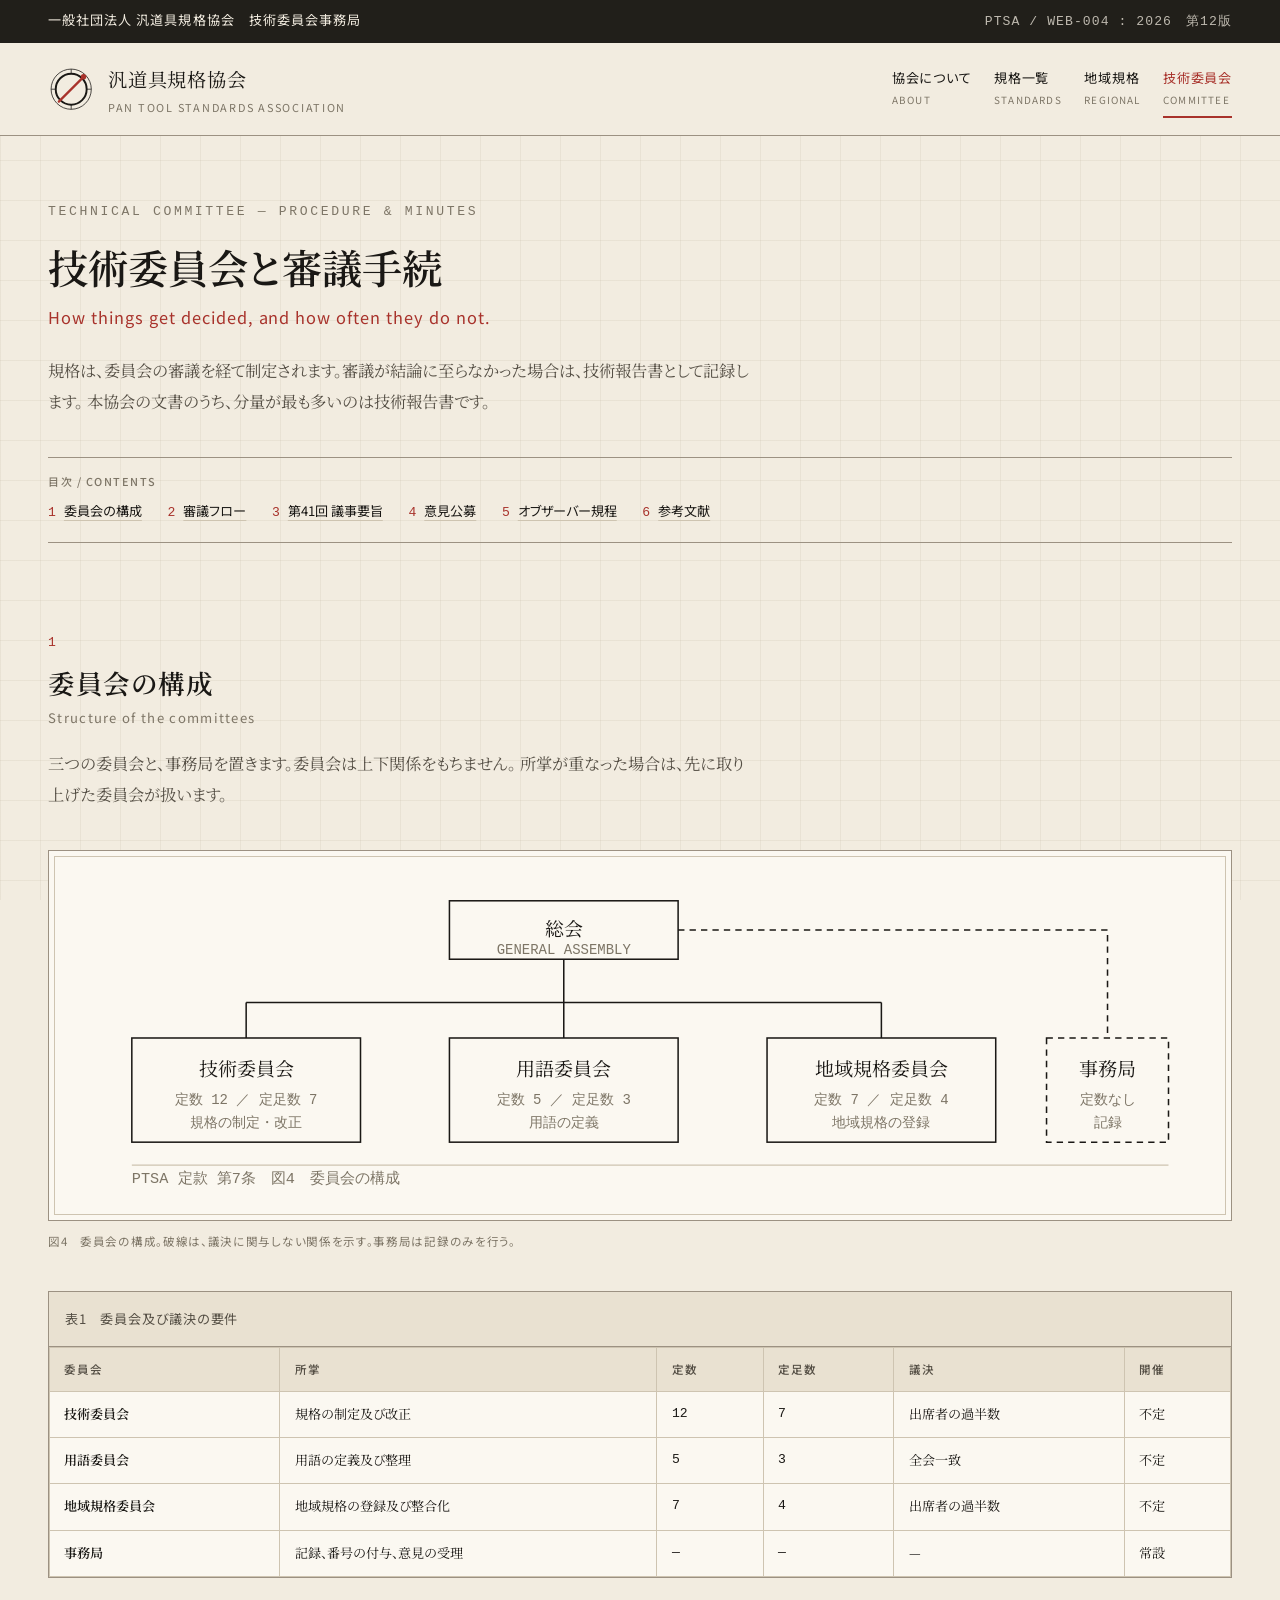
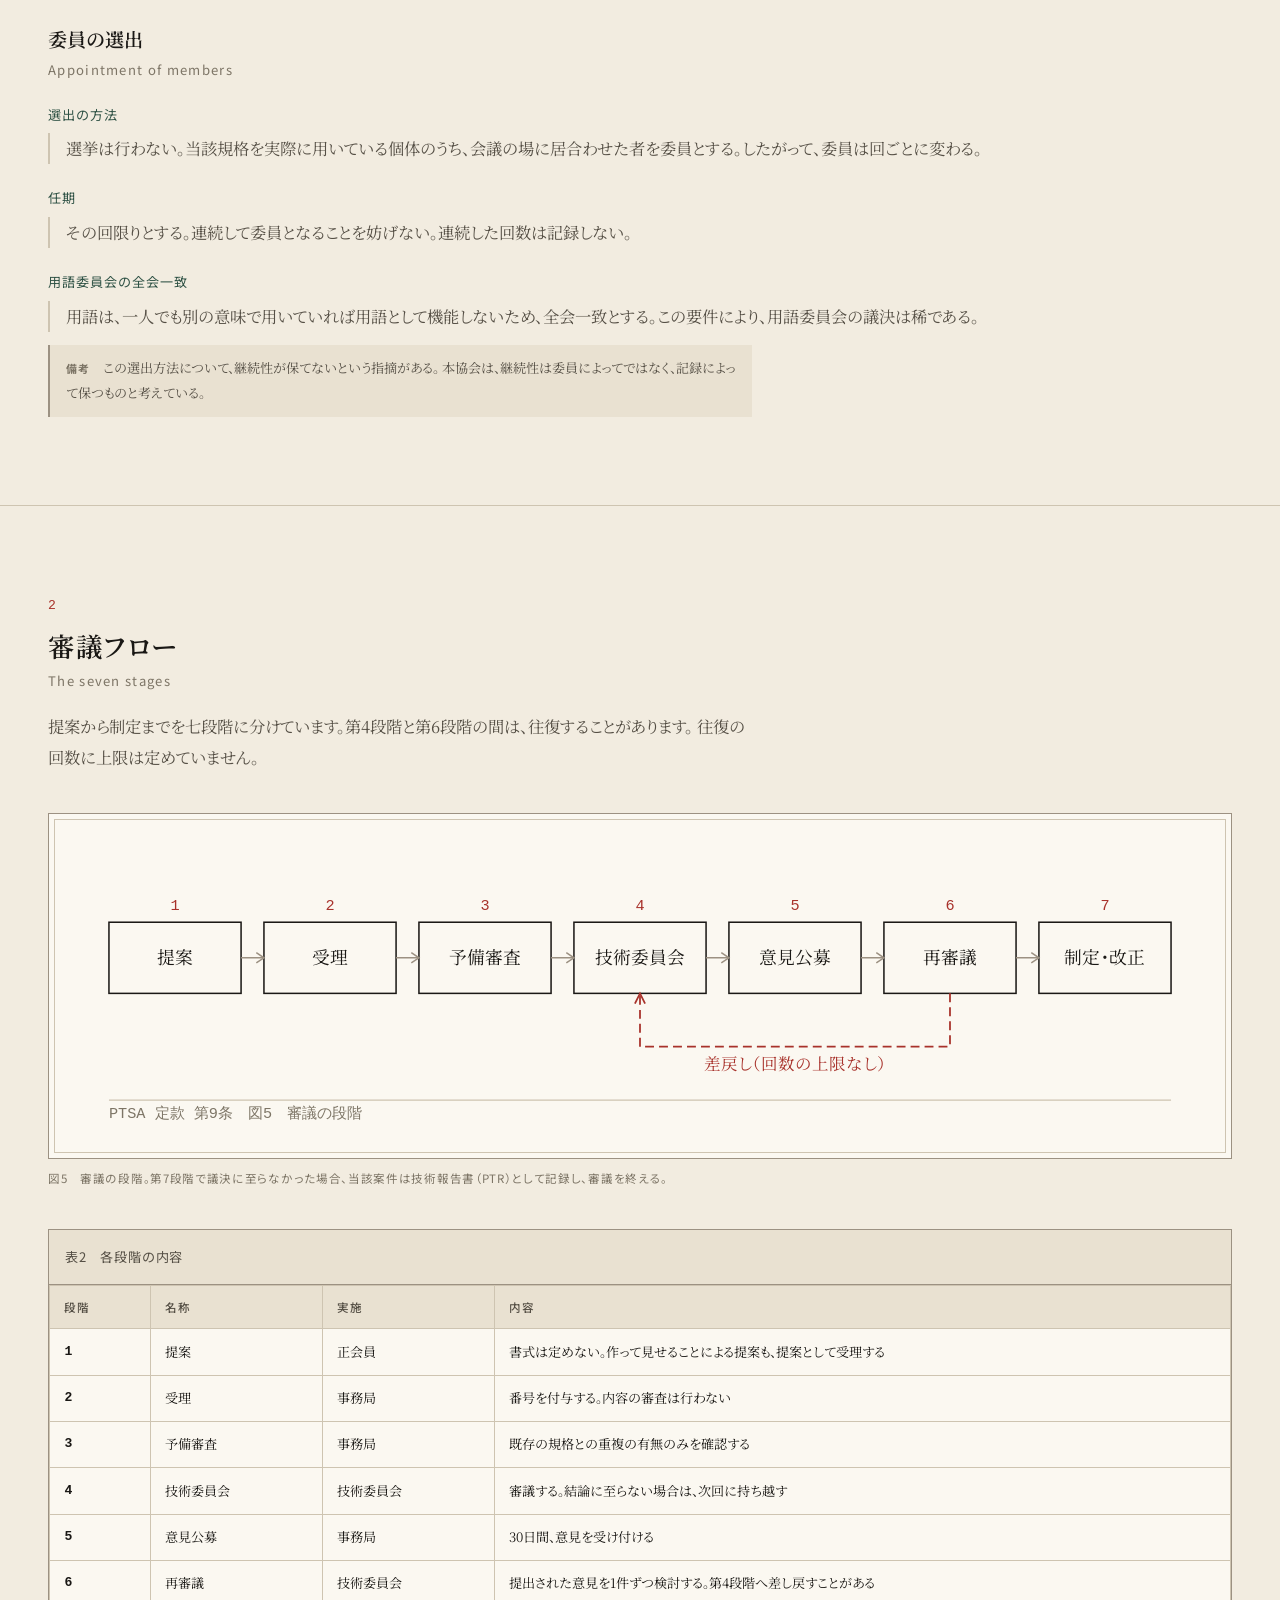
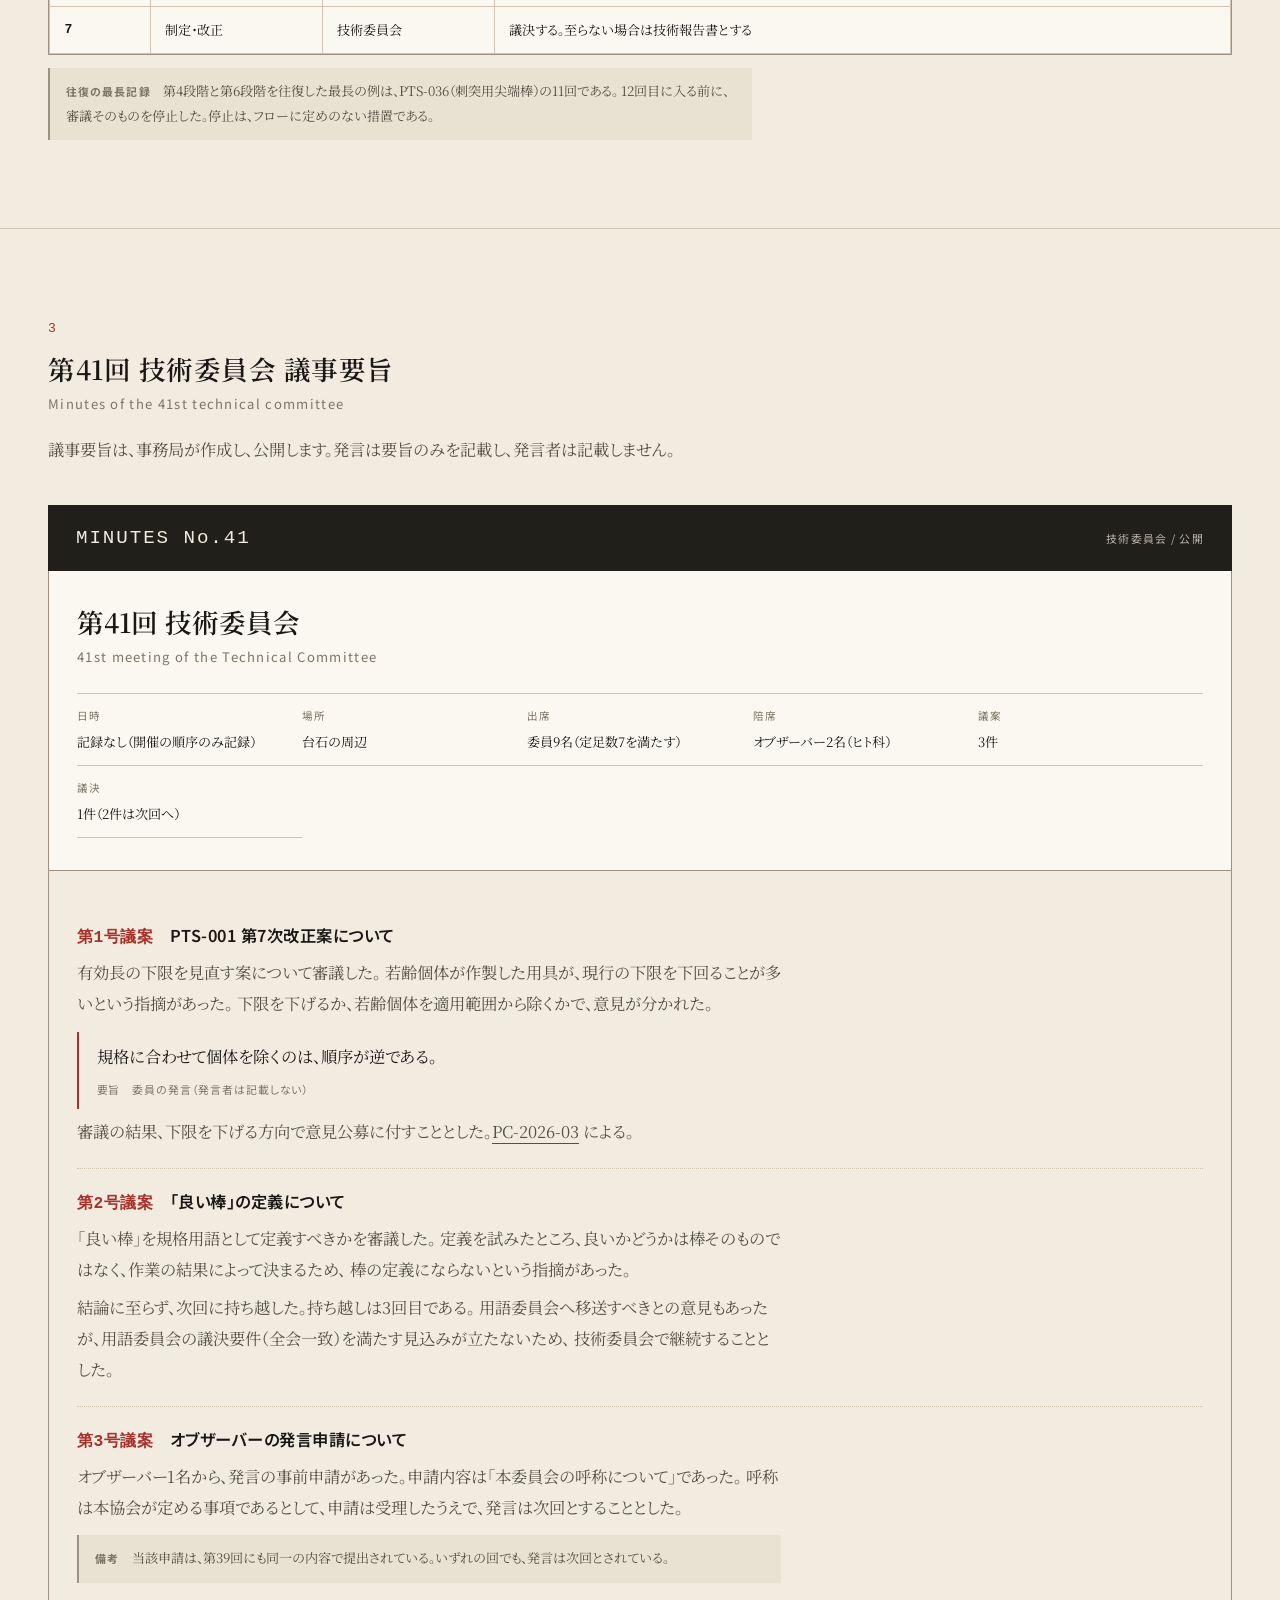
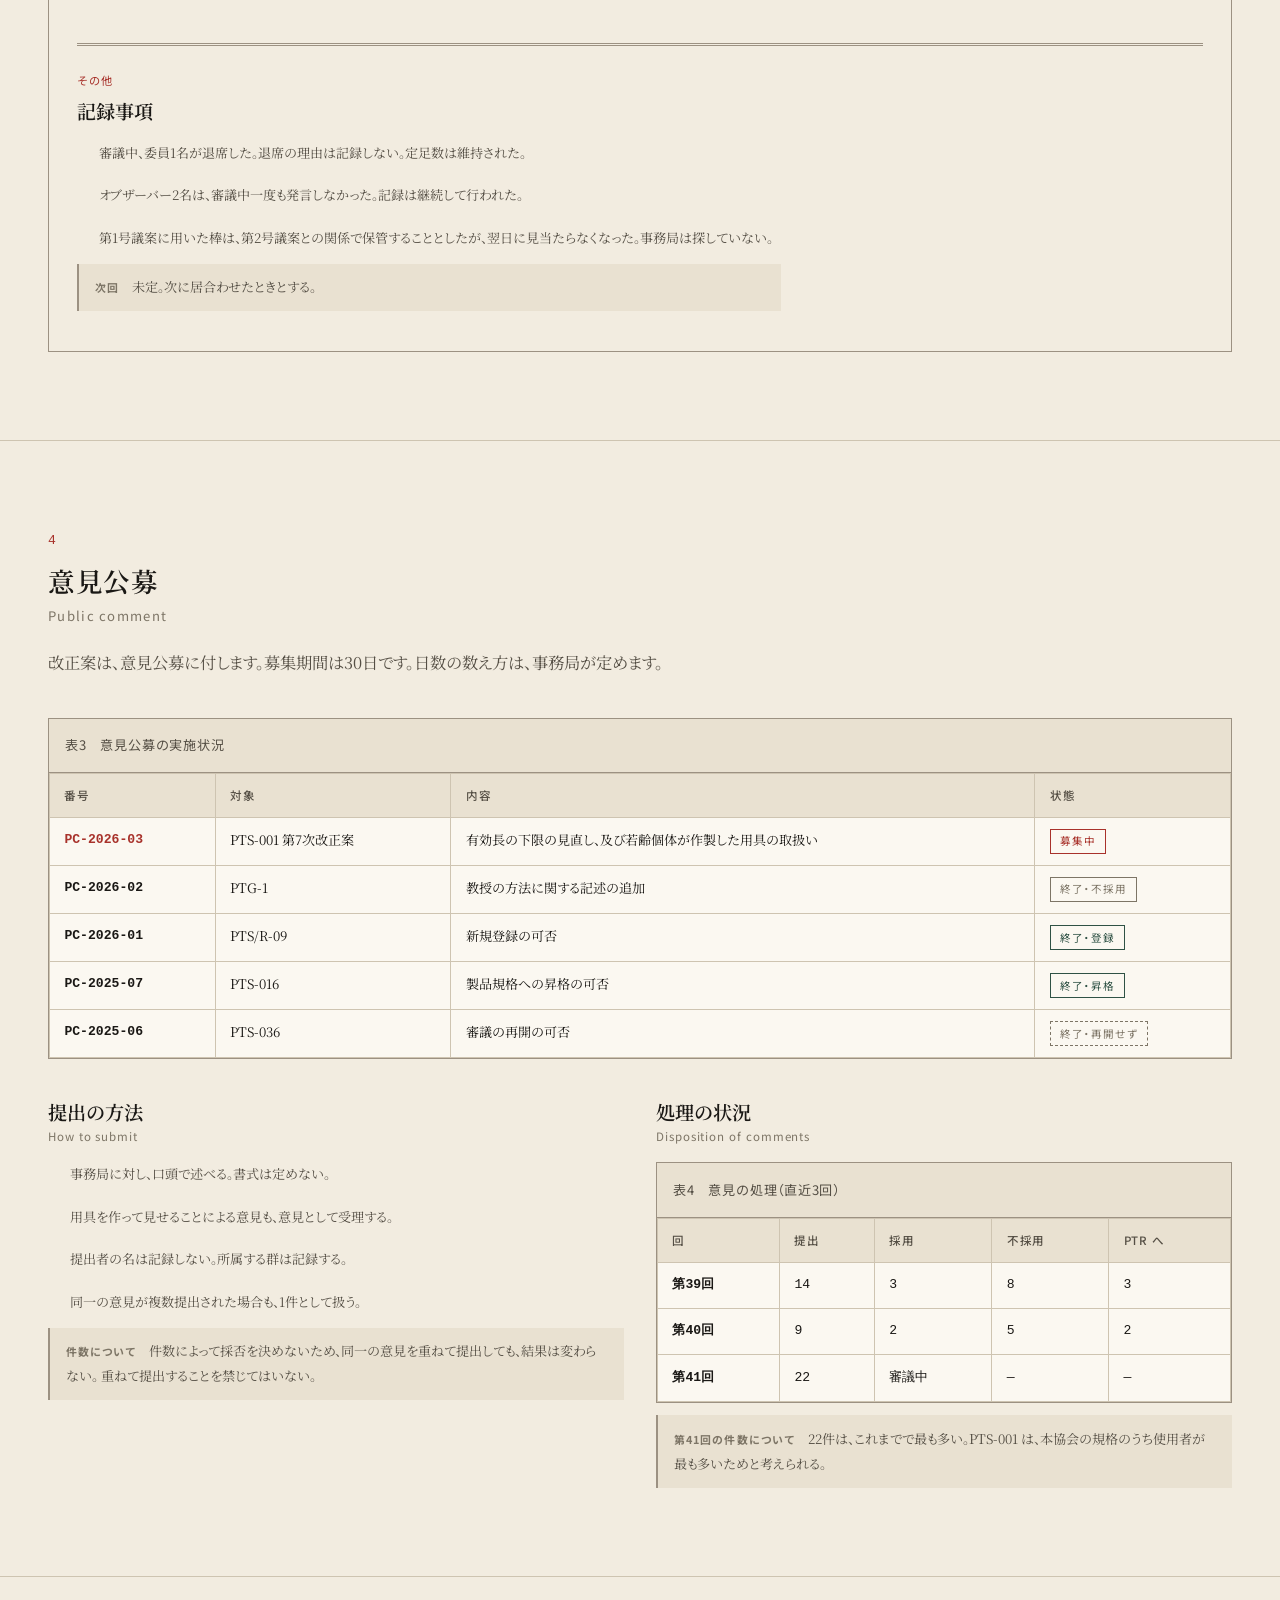
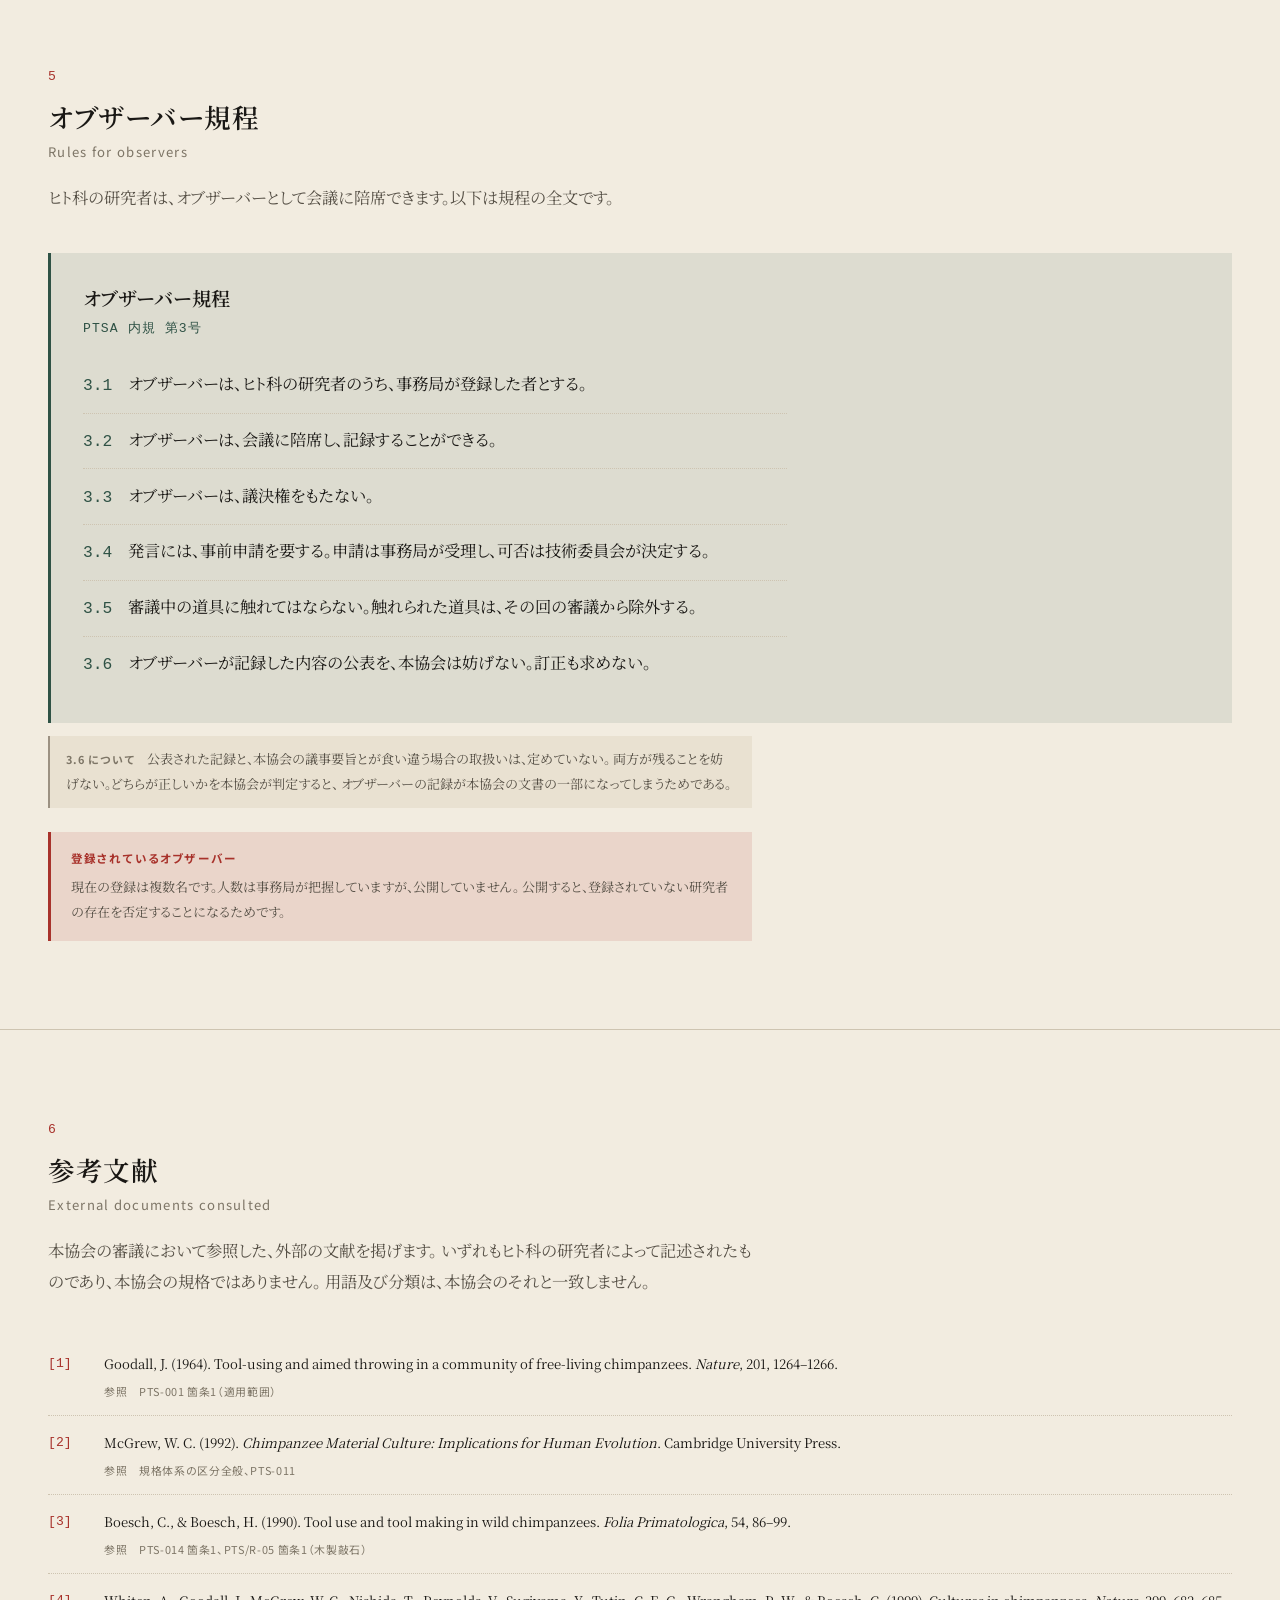
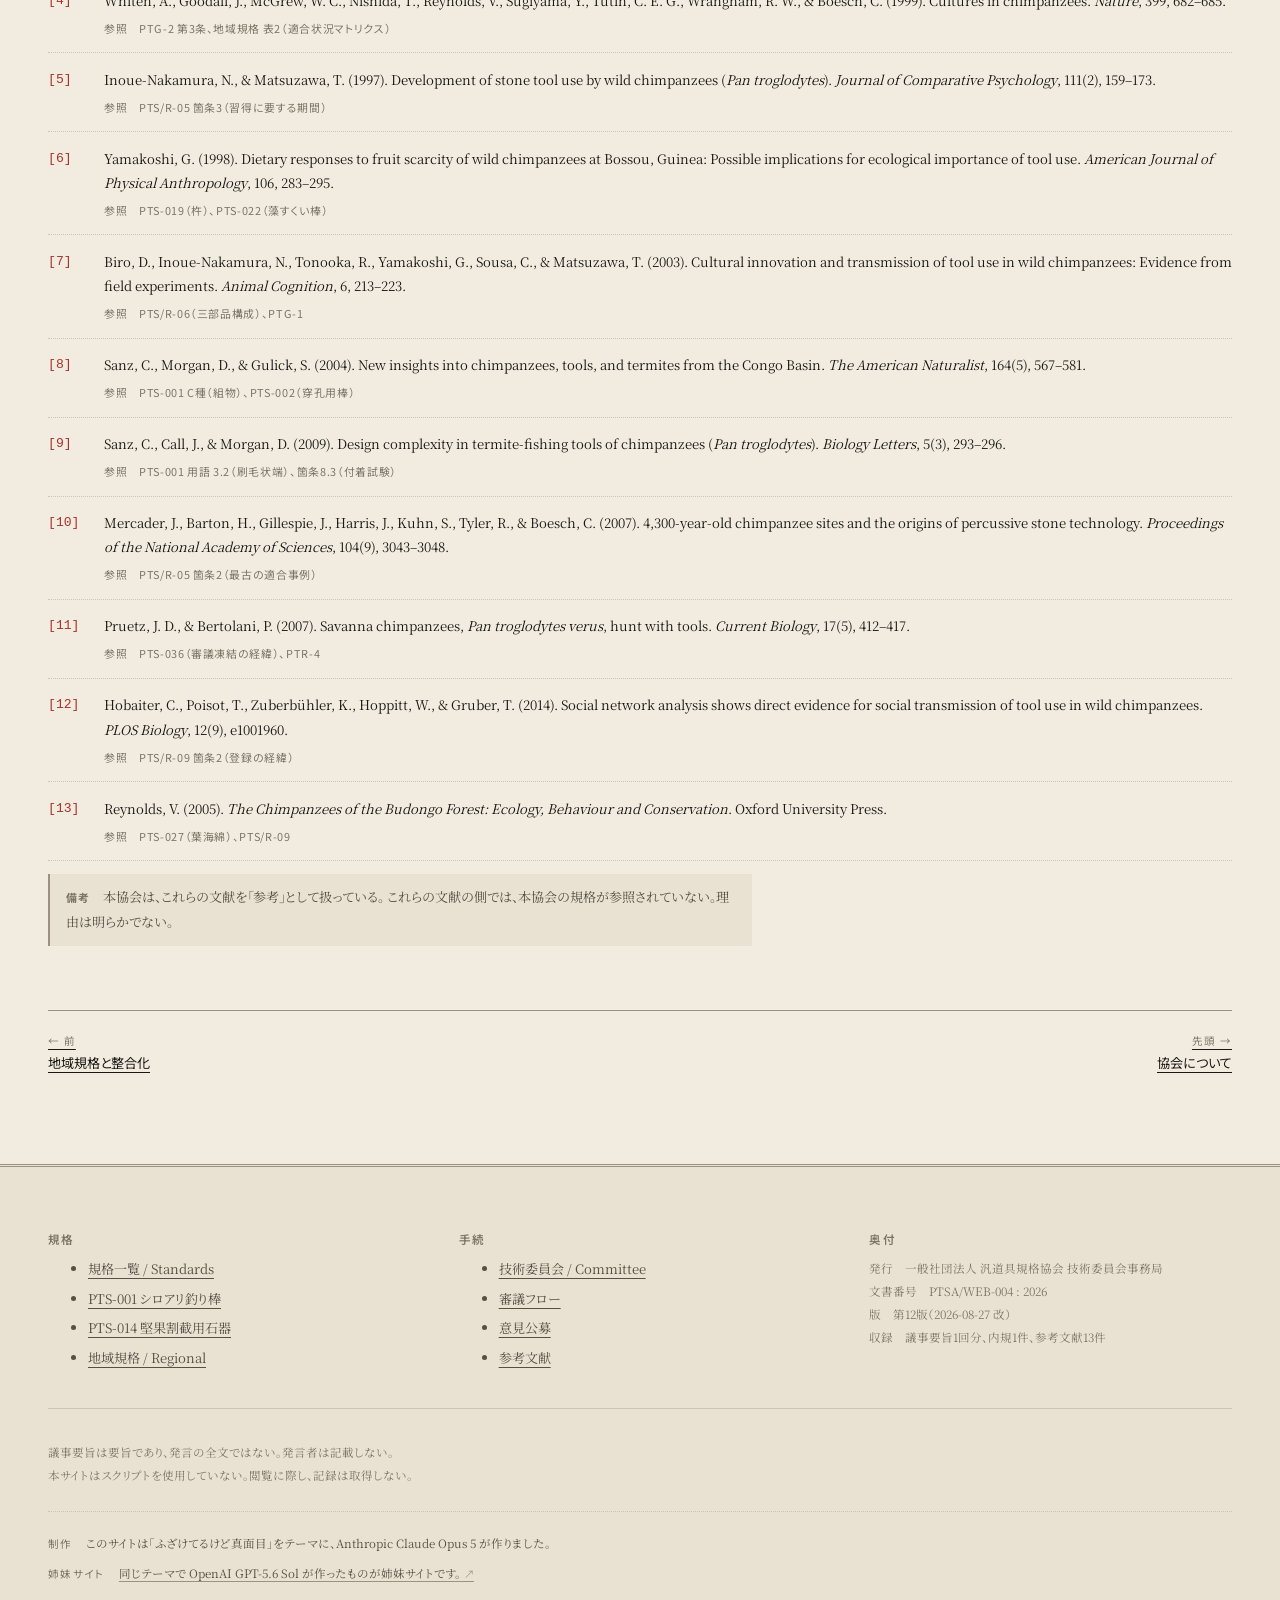
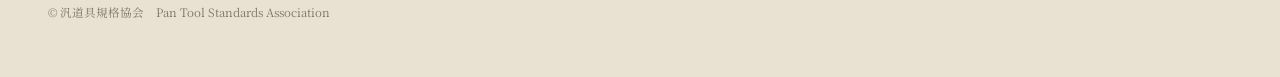
<file: public/committee.html>
<!DOCTYPE html>
<html lang="ja">
<head>
<meta charset="utf-8">
<meta name="viewport" content="width=device-width, initial-scale=1">
<title>技術委員会と審議手続｜第41回議事要旨・意見公募・オブザーバー規程 — 汎道具規格協会</title>
<meta name="description" content="汎道具規格協会の委員会構成と定足数、規格の提案から制定までの七段階の審議フロー、第41回技術委員会の議事要旨、実施中の意見公募、ヒト科の研究者に適用されるオブザーバー規程、および審議で参照した外部文献の一覧を掲載しています。">
<meta name="theme-color" content="#211f1a">
<meta property="og:type" content="article">
<meta property="og:title" content="技術委員会と審議手続 — 汎道具規格協会">
<meta property="og:description" content="第41回議事要旨、意見公募、オブザーバー規程、参考文献。">
<link rel="preconnect" href="https://fonts.googleapis.com">
<link rel="preconnect" href="https://fonts.gstatic.com" crossorigin>
<link href="https://fonts.googleapis.com/css2?family=Noto+Sans+JP:wght@400;500&family=Noto+Serif+JP:wght@400;600;700&display=swap" rel="stylesheet">
<link rel="stylesheet" href="assets/base.css">
<link rel="icon" href="data:image/svg+xml,%3Csvg xmlns='http://www.w3.org/2000/svg' viewBox='0 0 32 32'%3E%3Crect width='32' height='32' fill='%23211f1a'/%3E%3Ccircle cx='16' cy='16' r='9' fill='none' stroke='%23f2ece0' stroke-width='1.5'/%3E%3Cpath d='M9 23 L23 9' stroke='%23a8322b' stroke-width='2'/%3E%3C/svg%3E">
</head>
<body>
<a class="skip" href="#main">本文へ移動</a>

<div class="masthead">
  <div class="shell masthead__row">
    <span>一般社団法人 汎道具規格協会　技術委員会事務局</span>
    <span class="masthead__doc">PTSA / WEB-004 : 2026　第12版</span>
  </div>
</div>

<header class="site-header">
  <div class="shell site-header__row">
    <a class="brand" href="index.html">
      <svg class="brand__mark" viewBox="0 0 60 60" role="img" aria-label="汎道具規格協会 標章">
        <circle cx="30" cy="30" r="26" fill="none" stroke="currentColor" stroke-width="1"/>
        <circle cx="30" cy="30" r="20" fill="none" stroke="currentColor" stroke-width="2.5"/>
        <path d="M14 46 L46 14" stroke="var(--seal)" stroke-width="3" stroke-linecap="round"/>
        <circle cx="46" cy="14" r="3.5" fill="var(--seal)"/>
        <path d="M30 4 v6 M30 50 v6 M4 30 h6 M50 30 h6" stroke="currentColor" stroke-width="1"/>
      </svg>
      <span>
        <span class="brand__ja">汎道具規格協会</span>
        <span class="brand__en">Pan Tool Standards Association</span>
      </span>
    </a>
    <nav class="nav" aria-label="主要">
      <a href="index.html">協会について<small>About</small></a>
      <a href="standards.html">規格一覧<small>Standards</small></a>
      <a href="regional.html">地域規格<small>Regional</small></a>
      <a href="committee.html" aria-current="page">技術委員会<small>Committee</small></a>
    </nav>
  </div>
</header>

<main id="main">

  <!-- ================= 表題 ================= -->
  <div class="shell">
    <div class="pagehead">
      <p class="pagehead__kicker">TECHNICAL COMMITTEE — PROCEDURE &amp; MINUTES</p>
      <h1 class="pagehead__title">技術委員会と審議手続</h1>
      <p class="pagehead__en">How things get decided, and how often they do not.</p>
      <p class="pagehead__lead">
        規格は、委員会の審議を経て制定されます。審議が結論に至らなかった場合は、技術報告書として記録します。
        本協会の文書のうち、分量が最も多いのは技術報告書です。
      </p>
    </div>

    <nav class="toc" aria-label="このページの目次">
      <h2>目次 / CONTENTS</h2>
      <ol>
        <li data-no="1"><a href="#org">委員会の構成</a></li>
        <li data-no="2"><a href="#flow">審議フロー</a></li>
        <li data-no="3"><a href="#minutes">第41回 議事要旨</a></li>
        <li data-no="4"><a href="#comments">意見公募</a></li>
        <li data-no="5"><a href="#observer">オブザーバー規程</a></li>
        <li data-no="6"><a href="#refs">参考文献</a></li>
      </ol>
    </nav>
  </div>

  <!-- ================= 1. 構成 ================= -->
  <section class="section" id="org">
    <div class="shell">
      <div class="section__head">
        <span class="section__no">1</span>
        <h2 class="section__title">委員会の構成</h2>
        <p class="section__en">Structure of the committees</p>
        <p class="section__lead">
          三つの委員会と、事務局を置きます。委員会は上下関係をもちません。
          所掌が重なった場合は、先に取り上げた委員会が扱います。
        </p>
      </div>

      <figure>
        <div class="plate">
          <div class="plate__body" style="padding:clamp(1rem,3vw,2rem)">
            <svg viewBox="0 0 880 240" role="img" aria-labelledby="fig4-t" style="width:100%;height:auto;color:var(--ink)">
              <title id="fig4-t">委員会構成図。総会の下に技術委員会・用語委員会・地域規格委員会が並び、事務局が破線で総会に接続する。</title>

              <g fill="none" stroke="currentColor" stroke-width="1.2">
                <rect x="290" y="14" width="180" height="46"/>
                <path d="M380 60 v34 M130 94 h500 M130 94 v28 M380 94 v28 M630 94 v28"/>
                <rect x="40" y="122" width="180" height="82"/>
                <rect x="290" y="122" width="180" height="82"/>
                <rect x="540" y="122" width="180" height="82"/>
                <rect x="760" y="122" width="96" height="82" stroke-dasharray="5 4"/>
                <path d="M470 37 h338 v85" stroke-dasharray="5 4"/>
              </g>

              <g font-size="15" fill="currentColor" text-anchor="middle">
                <text x="380" y="42">総会</text>
                <text x="130" y="152">技術委員会</text>
                <text x="380" y="152">用語委員会</text>
                <text x="630" y="152">地域規格委員会</text>
                <text x="808" y="152">事務局</text>
              </g>
              <g font-size="11" fill="var(--ink-3)" text-anchor="middle" font-family="ui-monospace, monospace">
                <text x="380" y="56">GENERAL ASSEMBLY</text>
                <text x="130" y="174">定数 12 ／ 定足数 7</text>
                <text x="380" y="174">定数 5 ／ 定足数 3</text>
                <text x="630" y="174">定数 7 ／ 定足数 4</text>
                <text x="808" y="174">定数なし</text>
                <text x="130" y="192">規格の制定・改正</text>
                <text x="380" y="192">用語の定義</text>
                <text x="630" y="192">地域規格の登録</text>
                <text x="808" y="192">記録</text>
              </g>

              <g stroke="var(--rule)" stroke-width="1" fill="none"><path d="M40 222 h816"/></g>
              <text x="40" y="236" font-size="12" fill="var(--ink-3)" font-family="ui-monospace, monospace">PTSA 定款 第7条　図4　委員会の構成</text>
            </svg>
          </div>
        </div>
        <figcaption class="figcap">図4　委員会の構成。破線は、議決に関与しない関係を示す。事務局は記録のみを行う。</figcaption>
      </figure>

      <div class="tablewrap" style="margin-top:clamp(1.75rem,4vw,2.5rem)">
        <table class="doc">
          <caption>表1　委員会及び議決の要件</caption>
          <thead>
            <tr><th scope="col">委員会</th><th scope="col">所掌</th><th scope="col">定数</th><th scope="col">定足数</th><th scope="col">議決</th><th scope="col">開催</th></tr>
          </thead>
          <tbody>
            <tr><th scope="row">技術委員会</th><td>規格の制定及び改正</td><td class="num">12</td><td class="num">7</td><td>出席者の過半数</td><td>不定</td></tr>
            <tr><th scope="row">用語委員会</th><td>用語の定義及び整理</td><td class="num">5</td><td class="num">3</td><td>全会一致</td><td>不定</td></tr>
            <tr><th scope="row">地域規格委員会</th><td>地域規格の登録及び整合化</td><td class="num">7</td><td class="num">4</td><td>出席者の過半数</td><td>不定</td></tr>
            <tr><th scope="row">事務局</th><td>記録、番号の付与、意見の受理</td><td class="num">—</td><td class="num">—</td><td>—</td><td>常設</td></tr>
          </tbody>
        </table>
      </div>

      <h3 style="margin-top:clamp(2rem,5vw,3rem);font-size:var(--step-1)">委員の選出</h3>
      <p class="section__en" style="margin-bottom:1.25rem">Appointment of members</p>
      <dl class="defs">
        <div>
          <dt>選出の方法</dt>
          <dd>選挙は行わない。当該規格を実際に用いている個体のうち、会議の場に居合わせた者を委員とする。したがって、委員は回ごとに変わる。</dd>
        </div>
        <div>
          <dt>任期</dt>
          <dd>その回限りとする。連続して委員となることを妨げない。連続した回数は記録しない。</dd>
        </div>
        <div>
          <dt>用語委員会の全会一致</dt>
          <dd>用語は、一人でも別の意味で用いていれば用語として機能しないため、全会一致とする。この要件により、用語委員会の議決は稀である。</dd>
        </div>
      </dl>

      <div class="remark">
        <b>備考</b>
        この選出方法について、継続性が保てないという指摘がある。
        本協会は、継続性は委員によってではなく、記録によって保つものと考えている。
      </div>
    </div>
  </section>

  <!-- ================= 2. フロー ================= -->
  <section class="section" id="flow">
    <div class="shell">
      <div class="section__head">
        <span class="section__no">2</span>
        <h2 class="section__title">審議フロー</h2>
        <p class="section__en">The seven stages</p>
        <p class="section__lead">
          提案から制定までを七段階に分けています。第4段階と第6段階の間は、往復することがあります。
          往復の回数に上限は定めていません。
        </p>
      </div>

      <figure>
        <div class="plate">
          <div class="plate__body" style="padding:clamp(1rem,3vw,2rem)">
            <svg viewBox="0 0 880 220" role="img" aria-labelledby="fig5-t" style="width:100%;height:auto;color:var(--ink)">
              <title id="fig5-t">審議フロー図。提案・受理・予備審査・技術委員会・意見公募・再審議・制定改正の七段階が並び、再審議から技術委員会へ差戻しの経路がある。</title>

              <g fill="none" stroke="currentColor" stroke-width="1.2">
                <rect x="22" y="60" width="104" height="56"/>
                <rect x="144" y="60" width="104" height="56"/>
                <rect x="266" y="60" width="104" height="56"/>
                <rect x="388" y="60" width="104" height="56"/>
                <rect x="510" y="60" width="104" height="56"/>
                <rect x="632" y="60" width="104" height="56"/>
                <rect x="754" y="60" width="104" height="56"/>
              </g>

              <!-- 段階間の矢印 -->
              <g fill="none" stroke="var(--rule-strong)" stroke-width="1.2">
                <path d="M126 88 h18 M248 88 h18 M370 88 h18 M492 88 h18 M614 88 h18 M736 88 h18"/>
                <path d="M138 84 l6 4 -6 4 M260 84 l6 4 -6 4 M382 84 l6 4 -6 4 M504 84 l6 4 -6 4 M626 84 l6 4 -6 4 M748 84 l6 4 -6 4"/>
              </g>

              <!-- 差戻し -->
              <g fill="none" stroke="var(--seal)" stroke-width="1.4">
                <path d="M684 116 v42 h-244 v-42" stroke-dasharray="7 4"/>
                <path d="M436 124 l4 -8 4 8"/>
              </g>
              <text x="562" y="176" font-size="13" fill="var(--seal)" text-anchor="middle">差戻し（回数の上限なし）</text>

              <g font-family="ui-monospace, monospace" font-size="12" fill="var(--seal)" text-anchor="middle">
                <text x="74" y="50">1</text><text x="196" y="50">2</text><text x="318" y="50">3</text>
                <text x="440" y="50">4</text><text x="562" y="50">5</text><text x="684" y="50">6</text><text x="806" y="50">7</text>
              </g>
              <g font-size="14" fill="currentColor" text-anchor="middle">
                <text x="74" y="93">提案</text>
                <text x="196" y="93">受理</text>
                <text x="318" y="93">予備審査</text>
                <text x="440" y="93">技術委員会</text>
                <text x="562" y="93">意見公募</text>
                <text x="684" y="93">再審議</text>
                <text x="806" y="93">制定・改正</text>
              </g>

              <g stroke="var(--rule)" stroke-width="1" fill="none"><path d="M22 200 h836"/></g>
              <text x="22" y="214" font-size="12" fill="var(--ink-3)" font-family="ui-monospace, monospace">PTSA 定款 第9条　図5　審議の段階</text>
            </svg>
          </div>
        </div>
        <figcaption class="figcap">図5　審議の段階。第7段階で議決に至らなかった場合、当該案件は技術報告書（PTR）として記録し、審議を終える。</figcaption>
      </figure>

      <div class="tablewrap" style="margin-top:clamp(1.75rem,4vw,2.5rem)">
        <table class="doc">
          <caption>表2　各段階の内容</caption>
          <thead>
            <tr><th scope="col">段階</th><th scope="col">名称</th><th scope="col">実施</th><th scope="col">内容</th></tr>
          </thead>
          <tbody>
            <tr><th scope="row" class="num">1</th><td>提案</td><td>正会員</td><td>書式は定めない。作って見せることによる提案も、提案として受理する</td></tr>
            <tr><th scope="row" class="num">2</th><td>受理</td><td>事務局</td><td>番号を付与する。内容の審査は行わない</td></tr>
            <tr><th scope="row" class="num">3</th><td>予備審査</td><td>事務局</td><td>既存の規格との重複の有無のみを確認する</td></tr>
            <tr><th scope="row" class="num">4</th><td>技術委員会</td><td>技術委員会</td><td>審議する。結論に至らない場合は、次回に持ち越す</td></tr>
            <tr><th scope="row" class="num">5</th><td>意見公募</td><td>事務局</td><td>30日間、意見を受け付ける</td></tr>
            <tr><th scope="row" class="num">6</th><td>再審議</td><td>技術委員会</td><td>提出された意見を1件ずつ検討する。第4段階へ差し戻すことがある</td></tr>
            <tr><th scope="row" class="num">7</th><td>制定・改正</td><td>技術委員会</td><td>議決する。至らない場合は技術報告書とする</td></tr>
          </tbody>
        </table>
      </div>

      <div class="remark">
        <b>往復の最長記録</b>
        第4段階と第6段階を往復した最長の例は、PTS-036（刺突用尖端棒）の11回である。
        12回目に入る前に、審議そのものを停止した。停止は、フローに定めのない措置である。
      </div>
    </div>
  </section>

  <!-- ================= 3. 議事要旨 ================= -->
  <section class="section" id="minutes">
    <div class="shell">
      <div class="section__head">
        <span class="section__no">3</span>
        <h2 class="section__title">第41回 技術委員会 議事要旨</h2>
        <p class="section__en">Minutes of the 41st technical committee</p>
        <p class="section__lead">
          議事要旨は、事務局が作成し、公開します。発言は要旨のみを記載し、発言者は記載しません。
        </p>
      </div>

      <article class="spec">
        <div class="spec__bar">
          <span class="spec__no">MINUTES No.41</span>
          <span class="spec__cls">技術委員会 / 公開</span>
        </div>

        <div class="spec__title">
          <h3 class="spec__ja">第41回 技術委員会</h3>
          <p class="spec__en">41st meeting of the Technical Committee</p>

          <dl class="spec__meta">
            <div><dt>日時</dt><dd>記録なし（開催の順序のみ記録）</dd></div>
            <div><dt>場所</dt><dd>台石の周辺</dd></div>
            <div><dt>出席</dt><dd>委員9名（定足数7を満たす）</dd></div>
            <div><dt>陪席</dt><dd>オブザーバー2名（ヒト科）</dd></div>
            <div><dt>議案</dt><dd>3件</dd></div>
            <div><dt>議決</dt><dd>1件（2件は次回へ）</dd></div>
          </dl>
        </div>

        <div class="spec__body">
          <div class="agenda">

            <section>
              <h4>PTS-001 第7次改正案について</h4>
              <p>
                有効長の下限を見直す案について審議した。
                若齢個体が作製した用具が、現行の下限を下回ることが多いという指摘があった。
                下限を下げるか、若齢個体を適用範囲から除くかで、意見が分かれた。
              </p>
              <blockquote class="utterance">
                規格に合わせて個体を除くのは、順序が逆である。
                <cite>要旨　委員の発言（発言者は記載しない）</cite>
              </blockquote>
              <p>
                審議の結果、下限を下げる方向で意見公募に付すこととした。<a href="#comments">PC-2026-03</a> による。
              </p>
            </section>

            <section>
              <h4>「良い棒」の定義について</h4>
              <p>
                「良い棒」を規格用語として定義すべきかを審議した。
                定義を試みたところ、良いかどうかは棒そのものではなく、作業の結果によって決まるため、
                棒の定義にならないという指摘があった。
              </p>
              <p>
                結論に至らず、次回に持ち越した。持ち越しは3回目である。
                用語委員会へ移送すべきとの意見もあったが、用語委員会の議決要件（全会一致）を満たす見込みが立たないため、
                技術委員会で継続することとした。
              </p>
            </section>

            <section>
              <h4>オブザーバーの発言申請について</h4>
              <p>
                オブザーバー1名から、発言の事前申請があった。申請内容は「本委員会の呼称について」であった。
                呼称は本協会が定める事項であるとして、申請は受理したうえで、発言は次回とすることとした。
              </p>
              <div class="remark">
                <b>備考</b>
                当該申請は、第39回にも同一の内容で提出されている。いずれの回でも、発言は次回とされている。
              </div>
            </section>

          </div>

          <div class="annex">
            <p class="annex__label">その他</p>
            <h3>記録事項</h3>
            <ul class="stack" style="padding-left:1.4rem;color:var(--ink-2);font-size:var(--step--1)">
              <li>審議中、委員1名が退席した。退席の理由は記録しない。定足数は維持された。</li>
              <li>オブザーバー2名は、審議中一度も発言しなかった。記録は継続して行われた。</li>
              <li>第1号議案に用いた棒は、第2号議案との関係で保管することとしたが、翌日に見当たらなくなった。事務局は探していない。</li>
            </ul>
            <div class="remark">
              <b>次回</b>
              未定。次に居合わせたときとする。
            </div>
          </div>
        </div>
      </article>
    </div>
  </section>

  <!-- ================= 4. 意見公募 ================= -->
  <section class="section" id="comments">
    <div class="shell">
      <div class="section__head">
        <span class="section__no">4</span>
        <h2 class="section__title">意見公募</h2>
        <p class="section__en">Public comment</p>
        <p class="section__lead">
          改正案は、意見公募に付します。募集期間は30日です。日数の数え方は、事務局が定めます。
        </p>
      </div>

      <div class="tablewrap">
        <table class="doc">
          <caption>表3　意見公募の実施状況</caption>
          <thead>
            <tr><th scope="col">番号</th><th scope="col">対象</th><th scope="col">内容</th><th scope="col">状態</th></tr>
          </thead>
          <tbody>
            <tr><th scope="row" class="num seal-c">PC-2026-03</th><td>PTS-001 第7次改正案</td><td>有効長の下限の見直し、及び若齢個体が作製した用具の取扱い</td><td><span class="tag tag--rev">募集中</span></td></tr>
            <tr><th scope="row" class="num">PC-2026-02</th><td>PTG-1</td><td>教授の方法に関する記述の追加</td><td><span class="tag">終了・不採用</span></td></tr>
            <tr><th scope="row" class="num">PC-2026-01</th><td>PTS/R-09</td><td>新規登録の可否</td><td><span class="tag tag--live">終了・登録</span></td></tr>
            <tr><th scope="row" class="num">PC-2025-07</th><td>PTS-016</td><td>製品規格への昇格の可否</td><td><span class="tag tag--live">終了・昇格</span></td></tr>
            <tr><th scope="row" class="num">PC-2025-06</th><td>PTS-036</td><td>審議の再開の可否</td><td><span class="tag tag--hold">終了・再開せず</span></td></tr>
          </tbody>
        </table>
      </div>

      <div class="grid grid--2" style="margin-top:clamp(1.75rem,4vw,2.5rem)">
        <div>
          <h3 class="card__title">提出の方法</h3>
          <p class="card__en">How to submit</p>
          <ul class="stack" style="margin-top:.9rem;padding-left:1.4rem;color:var(--ink-2);font-size:var(--step--1)">
            <li>事務局に対し、口頭で述べる。書式は定めない。</li>
            <li>用具を作って見せることによる意見も、意見として受理する。</li>
            <li>提出者の名は記録しない。所属する群は記録する。</li>
            <li>同一の意見が複数提出された場合も、1件として扱う。</li>
          </ul>
          <div class="remark">
            <b>件数について</b>
            件数によって採否を決めないため、同一の意見を重ねて提出しても、結果は変わらない。
            重ねて提出することを禁じてはいない。
          </div>
        </div>

        <div>
          <h3 class="card__title">処理の状況</h3>
          <p class="card__en">Disposition of comments</p>
          <div class="tablewrap" style="margin-top:.9rem">
            <table class="doc">
              <caption>表4　意見の処理（直近3回）</caption>
              <thead>
                <tr><th scope="col">回</th><th scope="col">提出</th><th scope="col">採用</th><th scope="col">不採用</th><th scope="col">PTR へ</th></tr>
              </thead>
              <tbody>
                <tr><th scope="row" class="num">第39回</th><td class="num">14</td><td class="num">3</td><td class="num">8</td><td class="num">3</td></tr>
                <tr><th scope="row" class="num">第40回</th><td class="num">9</td><td class="num">2</td><td class="num">5</td><td class="num">2</td></tr>
                <tr><th scope="row" class="num">第41回</th><td class="num">22</td><td class="num">審議中</td><td class="num">—</td><td class="num">—</td></tr>
              </tbody>
            </table>
          </div>
          <div class="remark">
            <b>第41回の件数について</b>
            22件は、これまでで最も多い。PTS-001 は、本協会の規格のうち使用者が最も多いためと考えられる。
          </div>
        </div>
      </div>
    </div>
  </section>

  <!-- ================= 5. オブザーバー規程 ================= -->
  <section class="section" id="observer">
    <div class="shell">
      <div class="section__head">
        <span class="section__no">5</span>
        <h2 class="section__title">オブザーバー規程</h2>
        <p class="section__en">Rules for observers</p>
        <p class="section__lead">
          ヒト科の研究者は、オブザーバーとして会議に陪席できます。以下は規程の全文です。
        </p>
      </div>

      <div class="article-box">
        <h3>オブザーバー規程</h3>
        <p class="src">PTSA 内規 第3号</p>
        <ol>
          <li>オブザーバーは、ヒト科の研究者のうち、事務局が登録した者とする。</li>
          <li>オブザーバーは、会議に陪席し、記録することができる。</li>
          <li>オブザーバーは、議決権をもたない。</li>
          <li>発言には、事前申請を要する。申請は事務局が受理し、可否は技術委員会が決定する。</li>
          <li>審議中の道具に触れてはならない。触れられた道具は、その回の審議から除外する。</li>
          <li>オブザーバーが記録した内容の公表を、本協会は妨げない。訂正も求めない。</li>
        </ol>
      </div>

      <div class="remark">
        <b>3.6 について</b>
        公表された記録と、本協会の議事要旨とが食い違う場合の取扱いは、定めていない。
        両方が残ることを妨げない。どちらが正しいかを本協会が判定すると、
        オブザーバーの記録が本協会の文書の一部になってしまうためである。
      </div>

      <div class="note" style="margin-top:1.5rem">
        <b>登録されているオブザーバー</b>
        現在の登録は複数名です。人数は事務局が把握していますが、公開していません。
        公開すると、登録されていない研究者の存在を否定することになるためです。
      </div>
    </div>
  </section>

  <!-- ================= 6. 参考文献 ================= -->
  <section class="section" id="refs">
    <div class="shell">
      <div class="section__head">
        <span class="section__no">6</span>
        <h2 class="section__title">参考文献</h2>
        <p class="section__en">External documents consulted</p>
        <p class="section__lead">
          本協会の審議において参照した、外部の文献を掲げます。
          いずれもヒト科の研究者によって記述されたものであり、本協会の規格ではありません。
          用語及び分類は、本協会のそれと一致しません。
        </p>
      </div>

      <ol class="refs">
        <li>
          <div>
            <cite>Goodall, J. (1964). Tool-using and aimed throwing in a community of free-living chimpanzees. <i>Nature</i>, 201, 1264–1266.</cite>
            <span class="where">参照　PTS-001 箇条1（適用範囲）</span>
          </div>
        </li>
        <li>
          <div>
            <cite>McGrew, W. C. (1992). <i>Chimpanzee Material Culture: Implications for Human Evolution</i>. Cambridge University Press.</cite>
            <span class="where">参照　規格体系の区分全般、PTS-011</span>
          </div>
        </li>
        <li>
          <div>
            <cite>Boesch, C., &amp; Boesch, H. (1990). Tool use and tool making in wild chimpanzees. <i>Folia Primatologica</i>, 54, 86–99.</cite>
            <span class="where">参照　PTS-014 箇条1、PTS/R-05 箇条1（木製敲石）</span>
          </div>
        </li>
        <li>
          <div>
            <cite>Whiten, A., Goodall, J., McGrew, W. C., Nishida, T., Reynolds, V., Sugiyama, Y., Tutin, C. E. G., Wrangham, R. W., &amp; Boesch, C. (1999). Cultures in chimpanzees. <i>Nature</i>, 399, 682–685.</cite>
            <span class="where">参照　PTG-2 第3条、地域規格 表2（適合状況マトリクス）</span>
          </div>
        </li>
        <li>
          <div>
            <cite>Inoue-Nakamura, N., &amp; Matsuzawa, T. (1997). Development of stone tool use by wild chimpanzees (<i>Pan troglodytes</i>). <i>Journal of Comparative Psychology</i>, 111(2), 159–173.</cite>
            <span class="where">参照　PTS/R-05 箇条3（習得に要する期間）</span>
          </div>
        </li>
        <li>
          <div>
            <cite>Yamakoshi, G. (1998). Dietary responses to fruit scarcity of wild chimpanzees at Bossou, Guinea: Possible implications for ecological importance of tool use. <i>American Journal of Physical Anthropology</i>, 106, 283–295.</cite>
            <span class="where">参照　PTS-019（杵）、PTS-022（藻すくい棒）</span>
          </div>
        </li>
        <li>
          <div>
            <cite>Biro, D., Inoue-Nakamura, N., Tonooka, R., Yamakoshi, G., Sousa, C., &amp; Matsuzawa, T. (2003). Cultural innovation and transmission of tool use in wild chimpanzees: Evidence from field experiments. <i>Animal Cognition</i>, 6, 213–223.</cite>
            <span class="where">参照　PTS/R-06（三部品構成）、PTG-1</span>
          </div>
        </li>
        <li>
          <div>
            <cite>Sanz, C., Morgan, D., &amp; Gulick, S. (2004). New insights into chimpanzees, tools, and termites from the Congo Basin. <i>The American Naturalist</i>, 164(5), 567–581.</cite>
            <span class="where">参照　PTS-001 C種（組物）、PTS-002（穿孔用棒）</span>
          </div>
        </li>
        <li>
          <div>
            <cite>Sanz, C., Call, J., &amp; Morgan, D. (2009). Design complexity in termite-fishing tools of chimpanzees (<i>Pan troglodytes</i>). <i>Biology Letters</i>, 5(3), 293–296.</cite>
            <span class="where">参照　PTS-001 用語 3.2（刷毛状端）、箇条8.3（付着試験）</span>
          </div>
        </li>
        <li>
          <div>
            <cite>Mercader, J., Barton, H., Gillespie, J., Harris, J., Kuhn, S., Tyler, R., &amp; Boesch, C. (2007). 4,300-year-old chimpanzee sites and the origins of percussive stone technology. <i>Proceedings of the National Academy of Sciences</i>, 104(9), 3043–3048.</cite>
            <span class="where">参照　PTS/R-05 箇条2（最古の適合事例）</span>
          </div>
        </li>
        <li>
          <div>
            <cite>Pruetz, J. D., &amp; Bertolani, P. (2007). Savanna chimpanzees, <i>Pan troglodytes verus</i>, hunt with tools. <i>Current Biology</i>, 17(5), 412–417.</cite>
            <span class="where">参照　PTS-036（審議凍結の経緯）、PTR-4</span>
          </div>
        </li>
        <li>
          <div>
            <cite>Hobaiter, C., Poisot, T., Zuberbühler, K., Hoppitt, W., &amp; Gruber, T. (2014). Social network analysis shows direct evidence for social transmission of tool use in wild chimpanzees. <i>PLOS Biology</i>, 12(9), e1001960.</cite>
            <span class="where">参照　PTS/R-09 箇条2（登録の経緯）</span>
          </div>
        </li>
        <li>
          <div>
            <cite>Reynolds, V. (2005). <i>The Chimpanzees of the Budongo Forest: Ecology, Behaviour and Conservation</i>. Oxford University Press.</cite>
            <span class="where">参照　PTS-027（葉海綿）、PTS/R-09</span>
          </div>
        </li>
      </ol>

      <div class="remark">
        <b>備考</b>
        本協会は、これらの文献を「参考」として扱っている。
        これらの文献の側では、本協会の規格が参照されていない。理由は明らかでない。
      </div>

      <nav class="pager" aria-label="前後のページ">
        <a href="regional.html"><small>← 前</small>地域規格と整合化</a>
        <a href="index.html" style="text-align:right"><small>先頭 →</small>協会について</a>
      </nav>
    </div>
  </section>

</main>

<footer class="site-footer">
  <div class="shell">
    <div class="colophon">
      <div>
        <h2>規格</h2>
        <ul>
          <li><a href="standards.html">規格一覧 / Standards</a></li>
          <li><a href="standards.html#pts-001">PTS-001 シロアリ釣り棒</a></li>
          <li><a href="standards.html#pts-014">PTS-014 堅果割截用石器</a></li>
          <li><a href="regional.html">地域規格 / Regional</a></li>
        </ul>
      </div>
      <div>
        <h2>手続</h2>
        <ul>
          <li><a href="committee.html">技術委員会 / Committee</a></li>
          <li><a href="committee.html#flow">審議フロー</a></li>
          <li><a href="committee.html#comments">意見公募</a></li>
          <li><a href="committee.html#refs">参考文献</a></li>
        </ul>
      </div>
      <div>
        <h2>奥付</h2>
        <p class="footer-fine">
          発行　一般社団法人 汎道具規格協会 技術委員会事務局<br>
          文書番号　PTSA/WEB-004 : 2026<br>
          版　第12版（2026-08-27 改）<br>
          収録　議事要旨1回分、内規1件、参考文献13件
        </p>
      </div>
    </div>

    <hr class="footer-rule">

    <p class="footer-fine">
      議事要旨は要旨であり、発言の全文ではない。発言者は記載しない。<br>
      本サイトはスクリプトを使用していない。閲覧に際し、記録は取得しない。
    </p>

    <dl class="credit">
      <div>
        <dt>制作</dt>
        <dd>
          <!-- アイコンは未用意。src を与えると表示される（.credit__icon:not([src]) で伏せてある） -->
          <img class="credit__icon" alt="" width="18" height="18">
          <span>このサイトは「ふざけてるけど真面目」をテーマに、Anthropic Claude Opus 5 が作りました。</span>
        </dd>
      </div>
      <div>
        <dt>姉妹サイト</dt>
        <dd>
          <img class="credit__icon" alt="" width="18" height="18">
          <a href="https://banana-needs-no-reason.kyotomalmal25.workers.dev/" target="_blank" rel="noopener">同じテーマで OpenAI GPT-5.6 Sol が作ったものが姉妹サイトです。</a>
        </dd>
      </div>
    </dl>

    <p class="footer-fine" style="margin-top:1rem">© 汎道具規格協会　Pan Tool Standards Association</p>
  </div>
</footer>

</body>
</html>
</file>
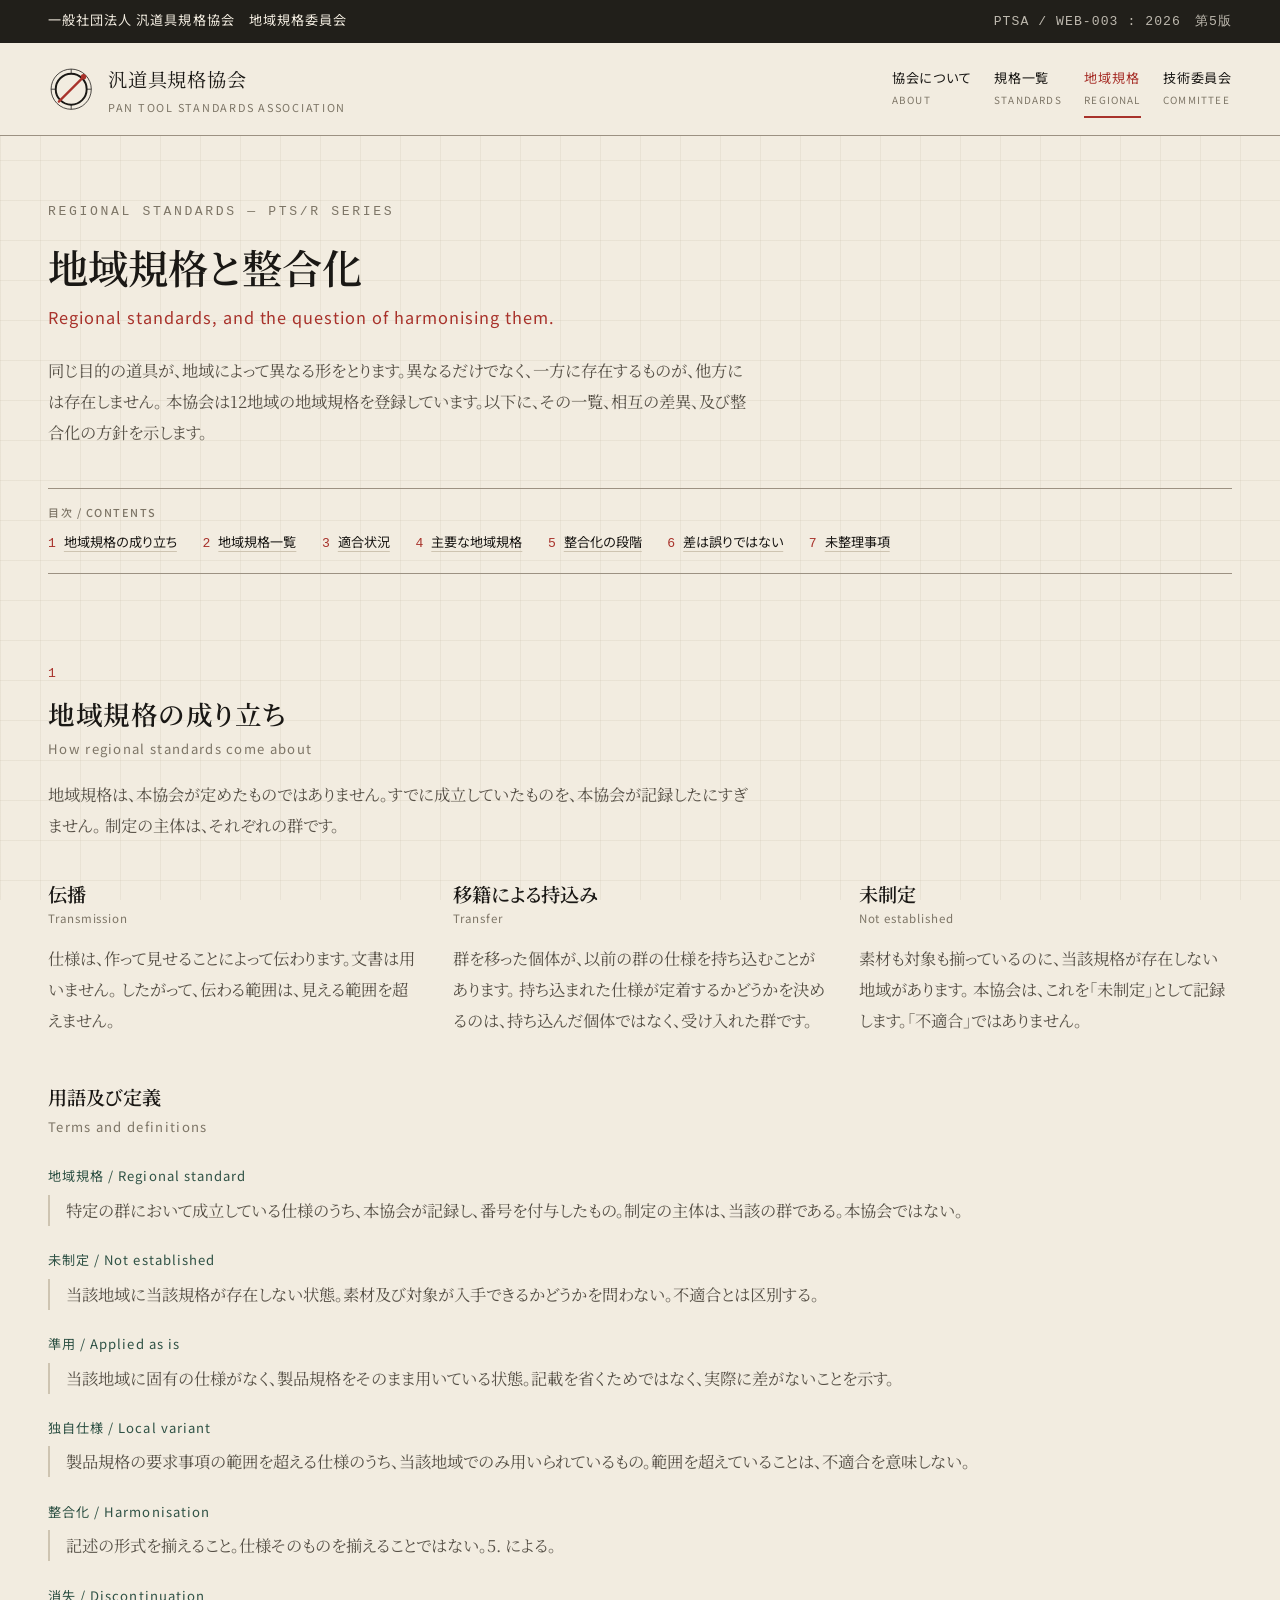
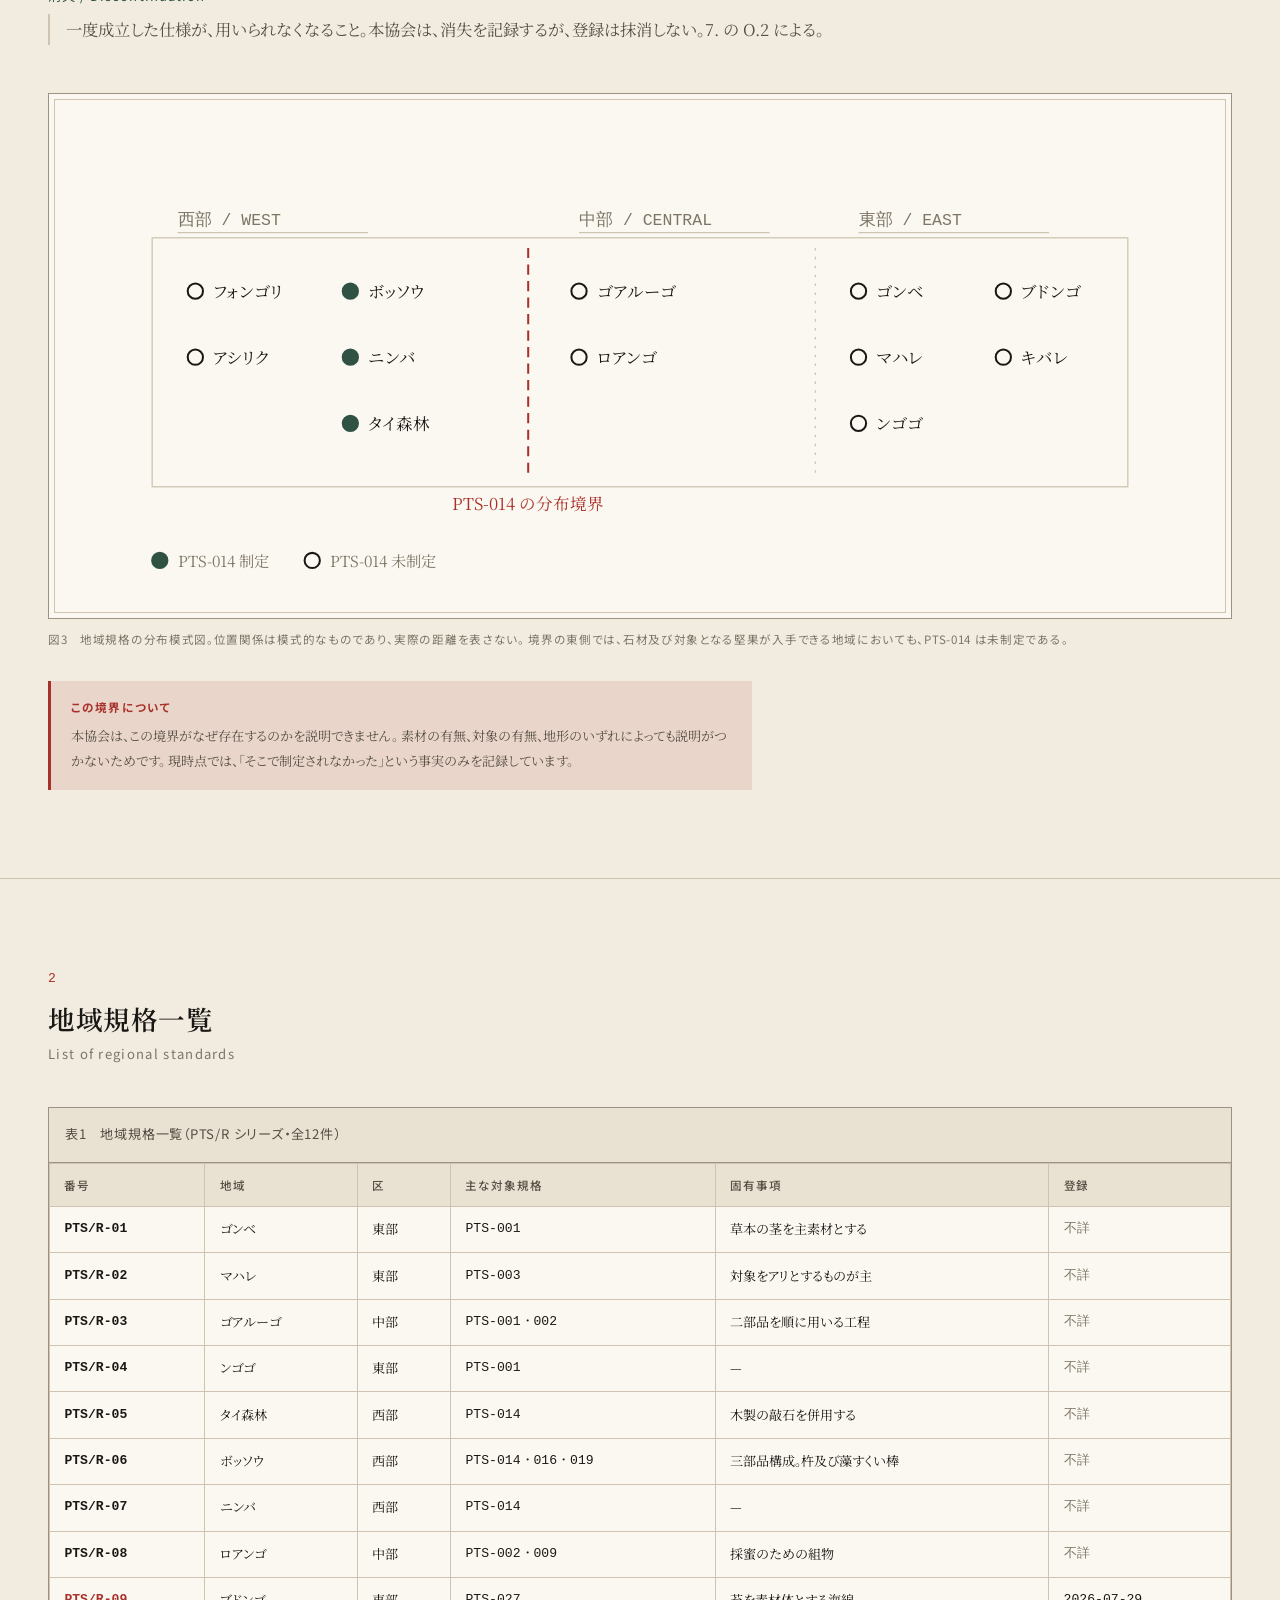
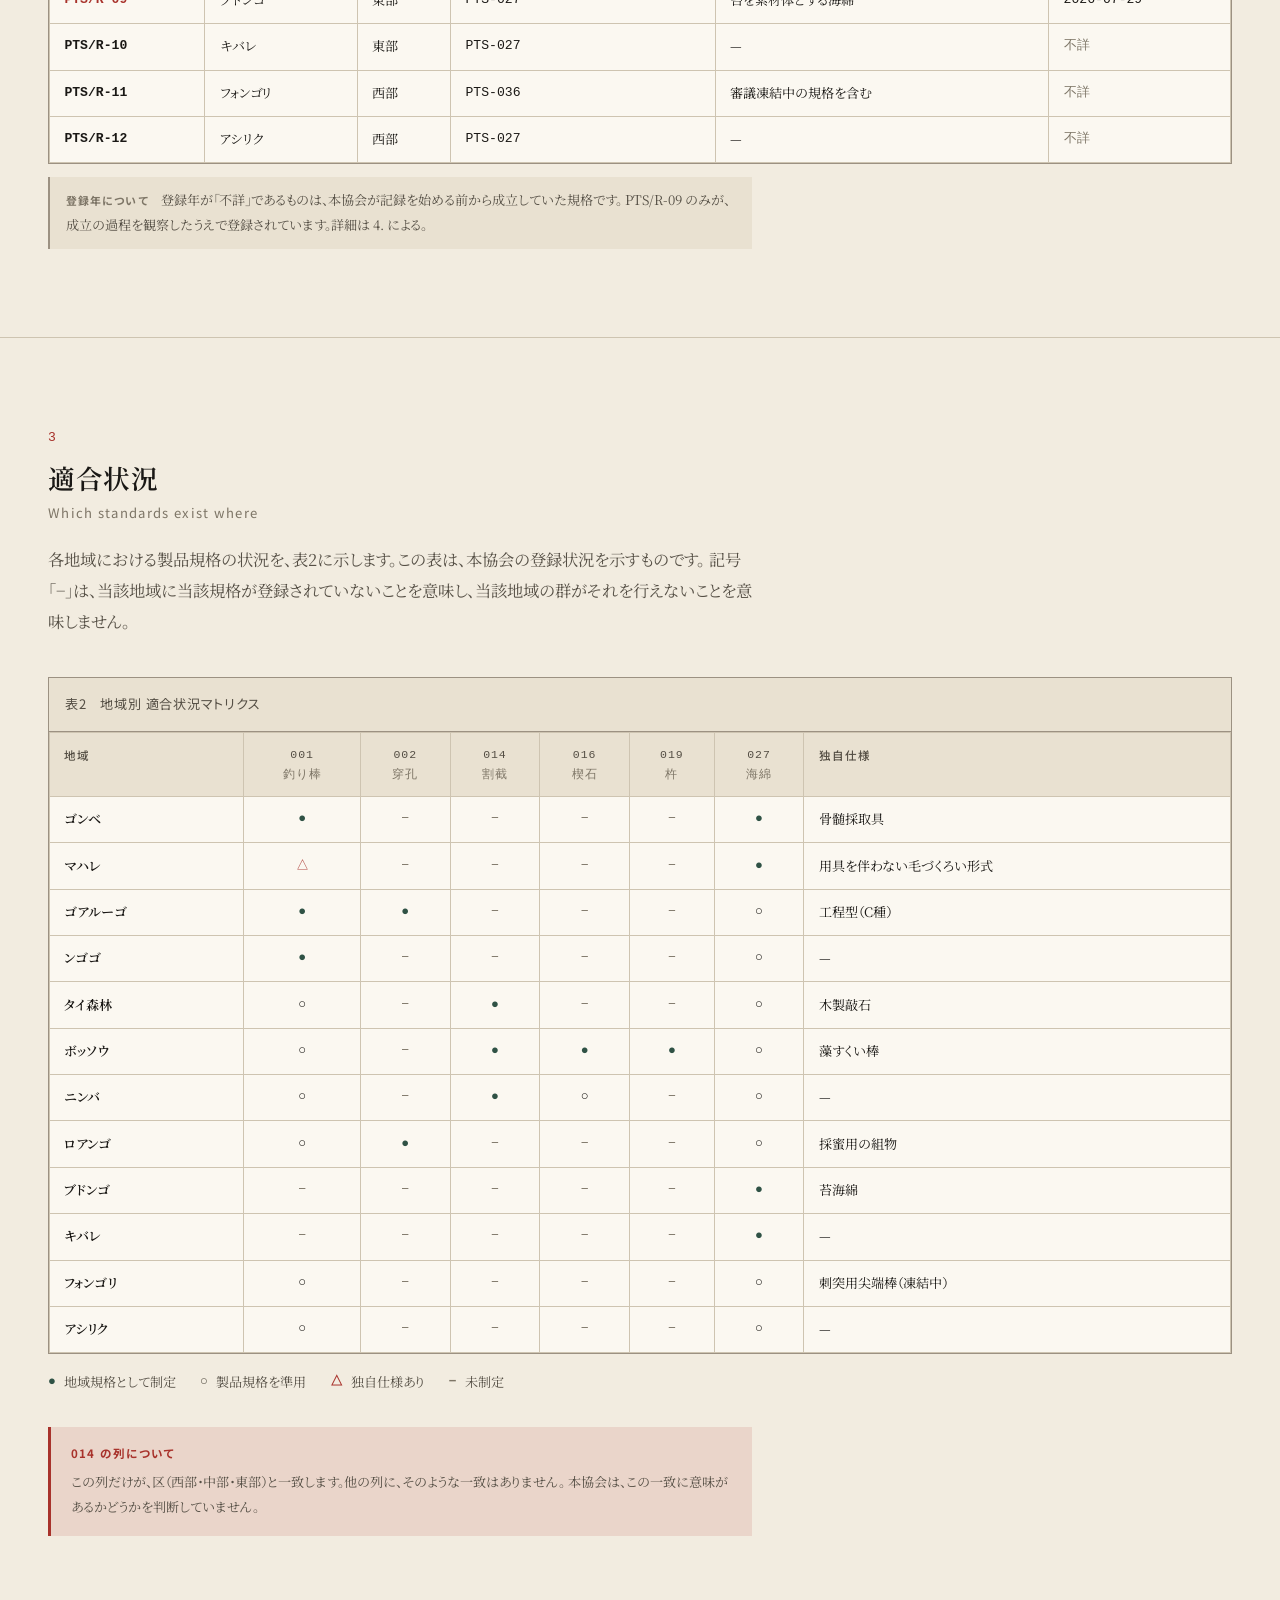
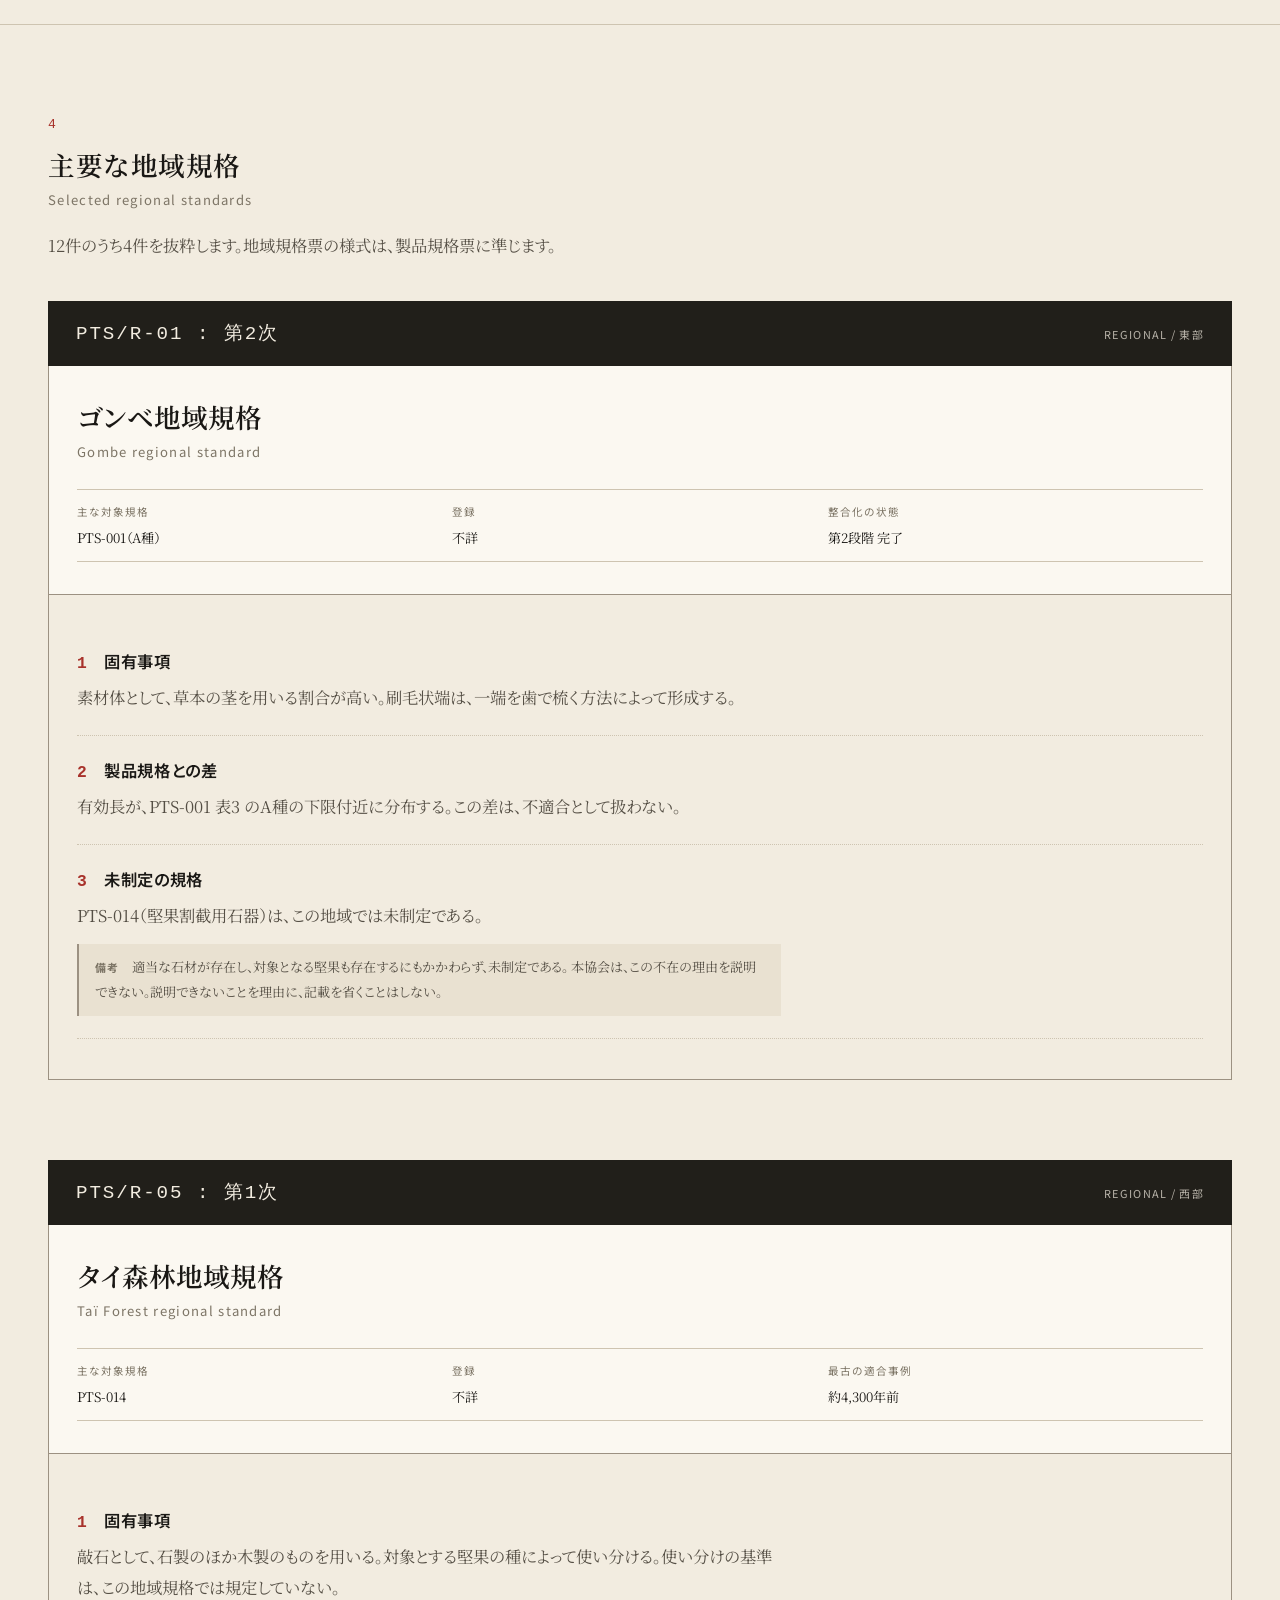
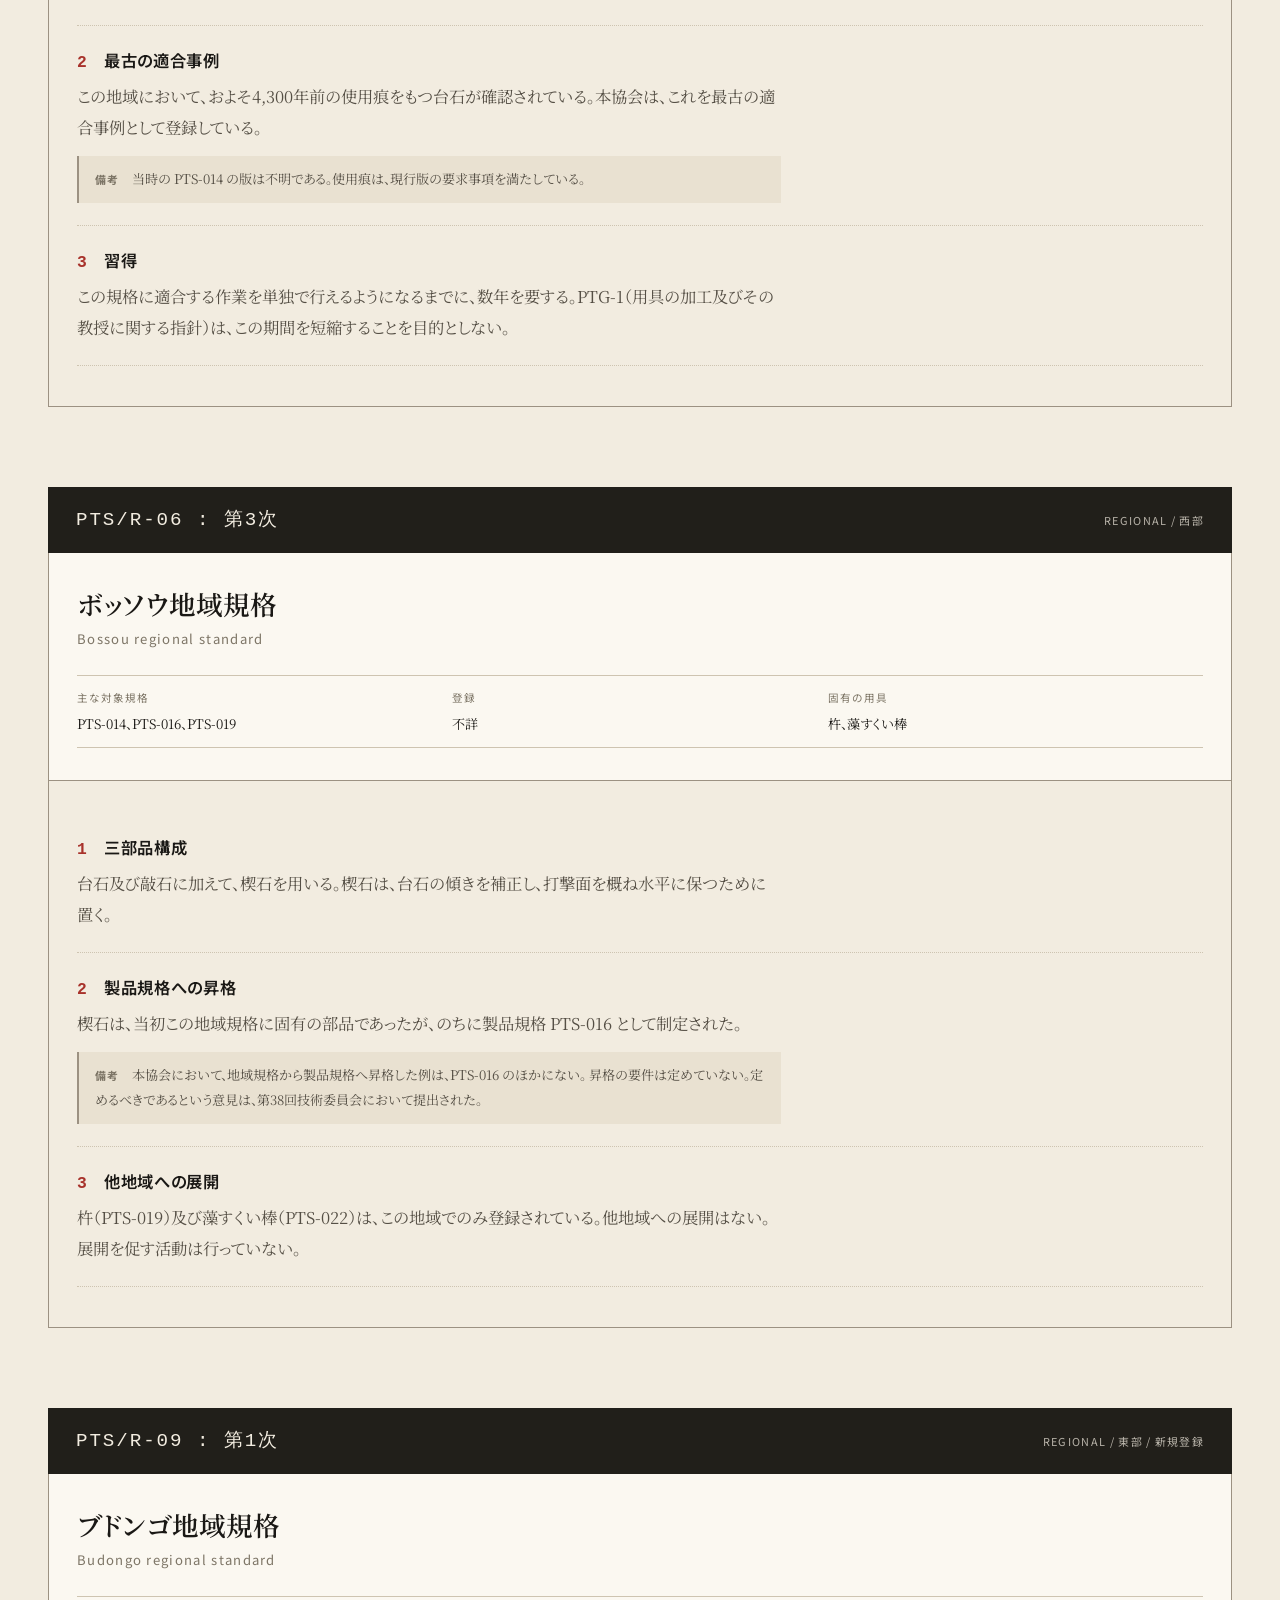
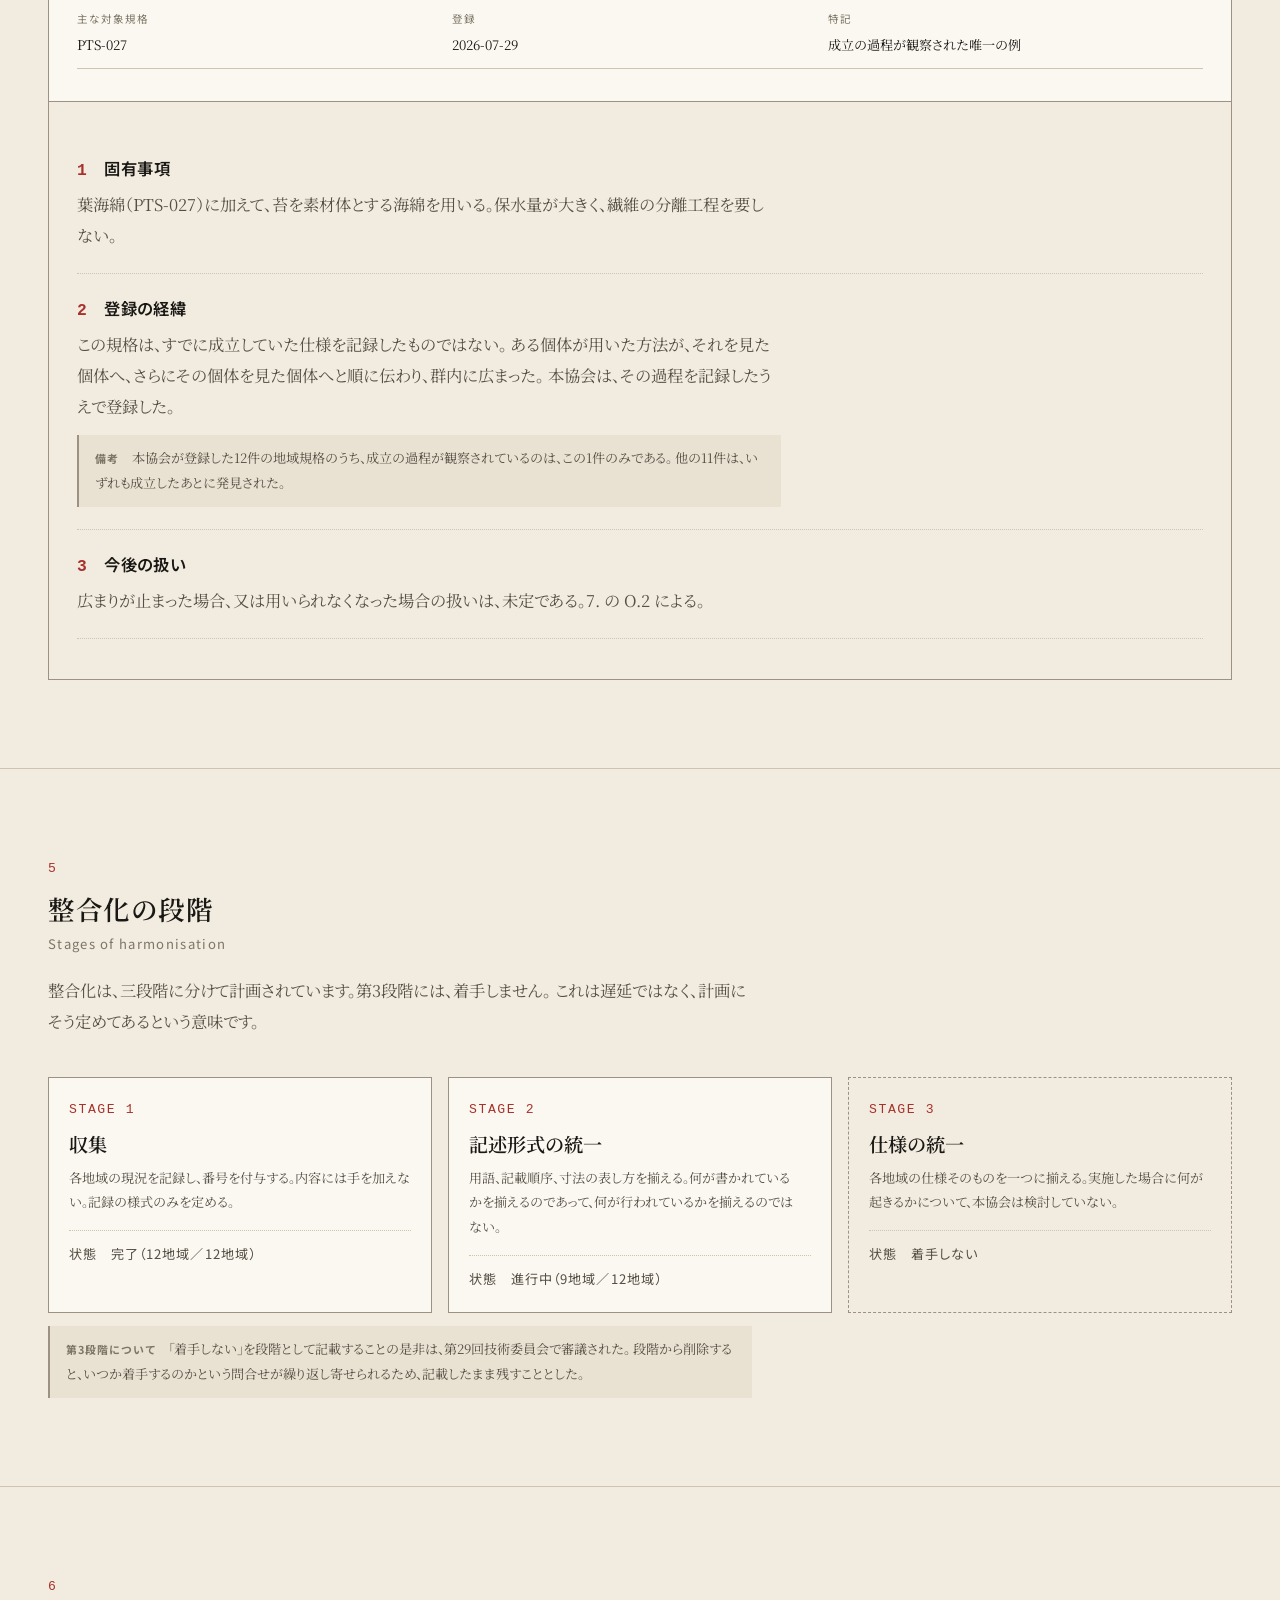
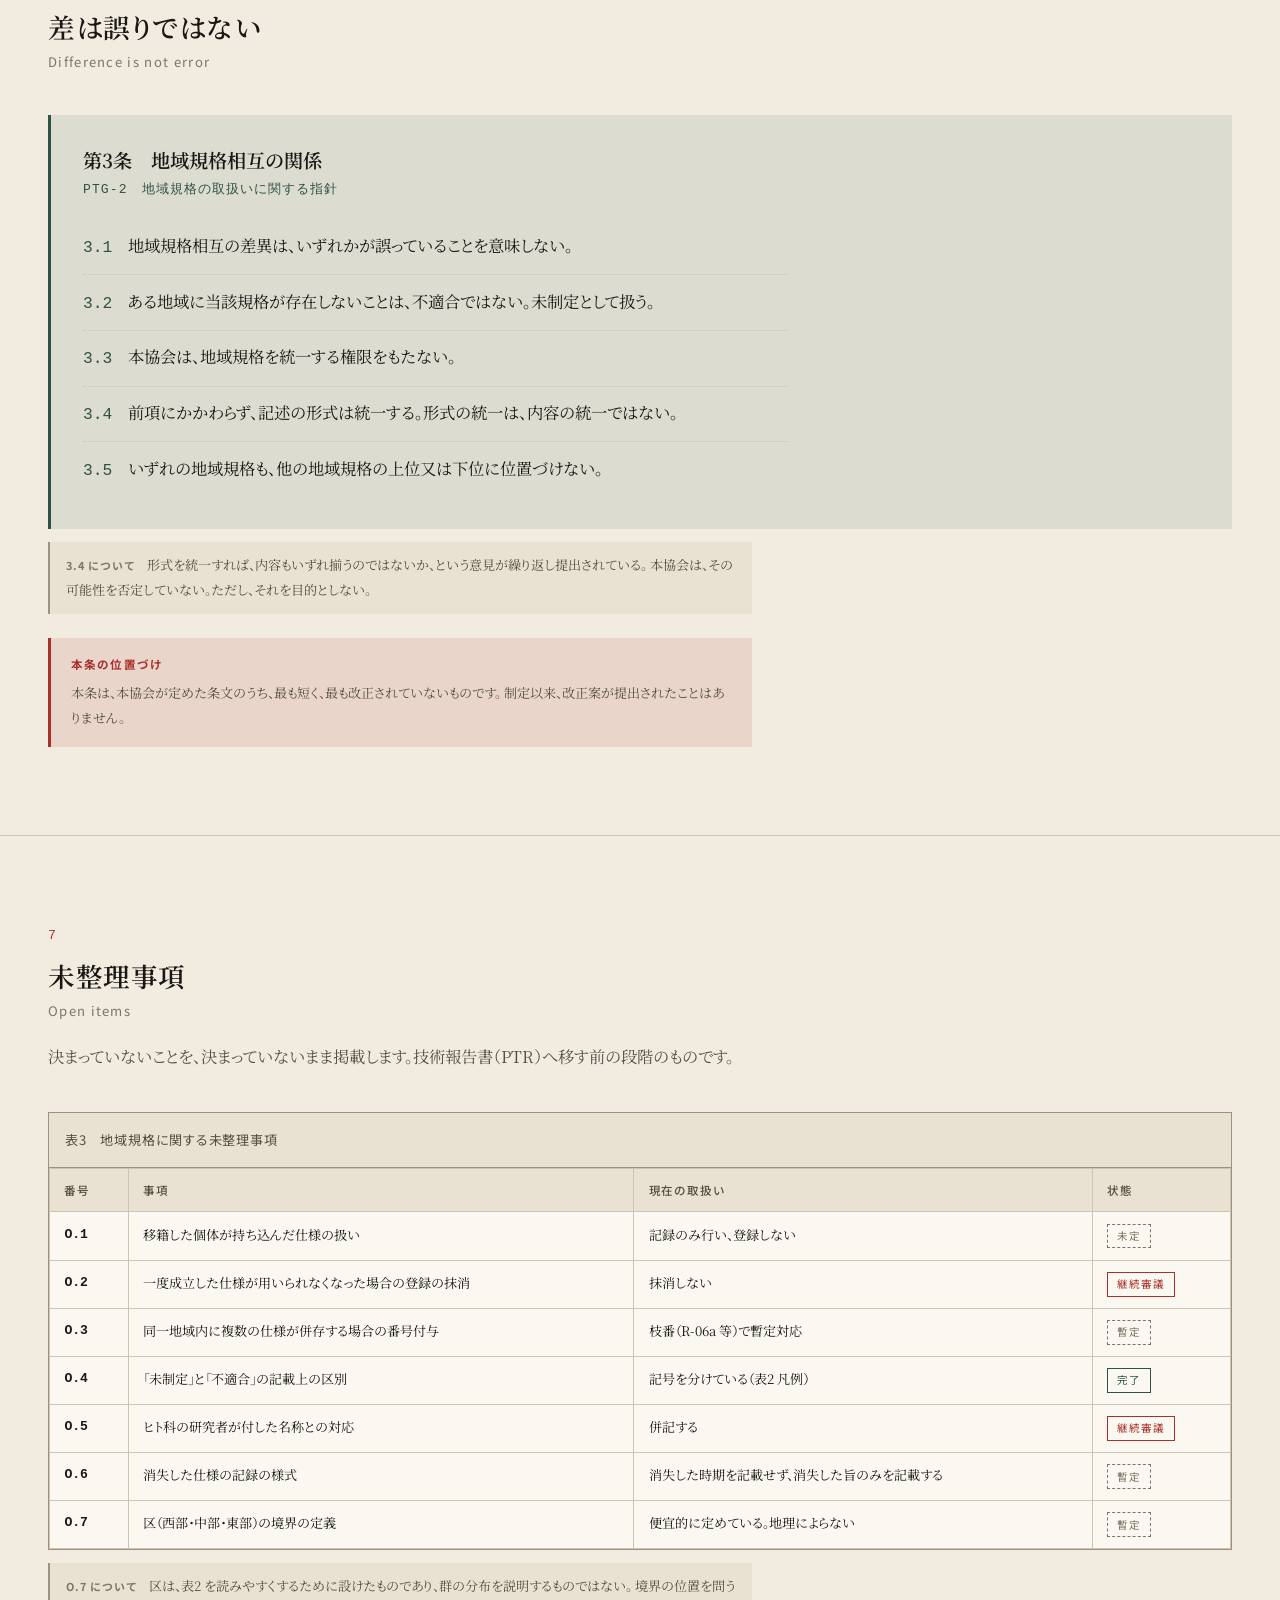
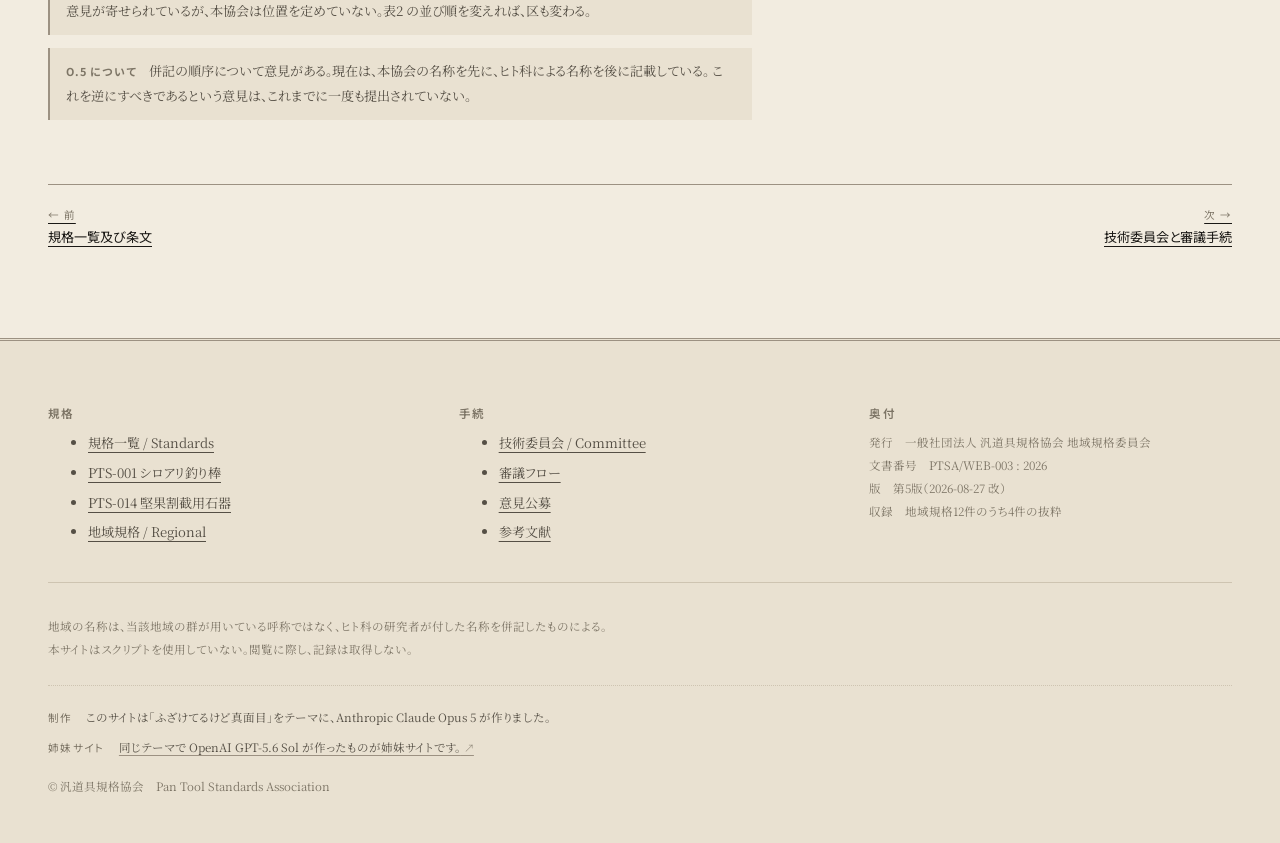
<file: public/regional.html>
<!DOCTYPE html>
<html lang="ja">
<head>
<meta charset="utf-8">
<meta name="viewport" content="width=device-width, initial-scale=1">
<title>地域規格と整合化｜12地域の仕様差と PTS/R シリーズ — 汎道具規格協会</title>
<meta name="description" content="群れごとに独立して成立した地域規格（PTS/R）12件の一覧、製品規格への適合状況マトリクス、ゴンベ・タイ森林・ボッソウ・ブドンゴ各地域規格の抜粋、整合化の三段階、および「差は誤りではない」条項（PTG-2 第3条）を掲載しています。">
<meta name="theme-color" content="#211f1a">
<meta property="og:type" content="article">
<meta property="og:title" content="地域規格と整合化 — 汎道具規格協会">
<meta property="og:description" content="12地域の仕様差。統一しないことを段階として定めた整合化ロードマップ。">
<link rel="preconnect" href="https://fonts.googleapis.com">
<link rel="preconnect" href="https://fonts.gstatic.com" crossorigin>
<link href="https://fonts.googleapis.com/css2?family=Noto+Sans+JP:wght@400;500&family=Noto+Serif+JP:wght@400;600;700&display=swap" rel="stylesheet">
<link rel="stylesheet" href="assets/base.css">
<link rel="icon" href="data:image/svg+xml,%3Csvg xmlns='http://www.w3.org/2000/svg' viewBox='0 0 32 32'%3E%3Crect width='32' height='32' fill='%23211f1a'/%3E%3Ccircle cx='16' cy='16' r='9' fill='none' stroke='%23f2ece0' stroke-width='1.5'/%3E%3Cpath d='M9 23 L23 9' stroke='%23a8322b' stroke-width='2'/%3E%3C/svg%3E">
</head>
<body>
<a class="skip" href="#main">本文へ移動</a>

<div class="masthead">
  <div class="shell masthead__row">
    <span>一般社団法人 汎道具規格協会　地域規格委員会</span>
    <span class="masthead__doc">PTSA / WEB-003 : 2026　第5版</span>
  </div>
</div>

<header class="site-header">
  <div class="shell site-header__row">
    <a class="brand" href="index.html">
      <svg class="brand__mark" viewBox="0 0 60 60" role="img" aria-label="汎道具規格協会 標章">
        <circle cx="30" cy="30" r="26" fill="none" stroke="currentColor" stroke-width="1"/>
        <circle cx="30" cy="30" r="20" fill="none" stroke="currentColor" stroke-width="2.5"/>
        <path d="M14 46 L46 14" stroke="var(--seal)" stroke-width="3" stroke-linecap="round"/>
        <circle cx="46" cy="14" r="3.5" fill="var(--seal)"/>
        <path d="M30 4 v6 M30 50 v6 M4 30 h6 M50 30 h6" stroke="currentColor" stroke-width="1"/>
      </svg>
      <span>
        <span class="brand__ja">汎道具規格協会</span>
        <span class="brand__en">Pan Tool Standards Association</span>
      </span>
    </a>
    <nav class="nav" aria-label="主要">
      <a href="index.html">協会について<small>About</small></a>
      <a href="standards.html">規格一覧<small>Standards</small></a>
      <a href="regional.html" aria-current="page">地域規格<small>Regional</small></a>
      <a href="committee.html">技術委員会<small>Committee</small></a>
    </nav>
  </div>
</header>

<main id="main">

  <!-- ================= 表題 ================= -->
  <div class="shell">
    <div class="pagehead">
      <p class="pagehead__kicker">REGIONAL STANDARDS — PTS/R SERIES</p>
      <h1 class="pagehead__title">地域規格と整合化</h1>
      <p class="pagehead__en">Regional standards, and the question of harmonising them.</p>
      <p class="pagehead__lead">
        同じ目的の道具が、地域によって異なる形をとります。異なるだけでなく、一方に存在するものが、他方には存在しません。
        本協会は12地域の地域規格を登録しています。以下に、その一覧、相互の差異、及び整合化の方針を示します。
      </p>
    </div>

    <nav class="toc" aria-label="このページの目次">
      <h2>目次 / CONTENTS</h2>
      <ol>
        <li data-no="1"><a href="#origin">地域規格の成り立ち</a></li>
        <li data-no="2"><a href="#list">地域規格一覧</a></li>
        <li data-no="3"><a href="#matrix">適合状況</a></li>
        <li data-no="4"><a href="#details">主要な地域規格</a></li>
        <li data-no="5"><a href="#harmony">整合化の段階</a></li>
        <li data-no="6"><a href="#article3">差は誤りではない</a></li>
        <li data-no="7"><a href="#open">未整理事項</a></li>
      </ol>
    </nav>
  </div>

  <!-- ================= 1. 成り立ち ================= -->
  <section class="section" id="origin">
    <div class="shell">
      <div class="section__head">
        <span class="section__no">1</span>
        <h2 class="section__title">地域規格の成り立ち</h2>
        <p class="section__en">How regional standards come about</p>
        <p class="section__lead">
          地域規格は、本協会が定めたものではありません。すでに成立していたものを、本協会が記録したにすぎません。
          制定の主体は、それぞれの群です。
        </p>
      </div>

      <div class="grid grid--3">
        <div>
          <h3 class="card__title">伝播</h3>
          <p class="card__en">Transmission</p>
          <p class="muted" style="margin-top:.8rem">
            仕様は、作って見せることによって伝わります。文書は用いません。
            したがって、伝わる範囲は、見える範囲を超えません。
          </p>
        </div>
        <div>
          <h3 class="card__title">移籍による持込み</h3>
          <p class="card__en">Transfer</p>
          <p class="muted" style="margin-top:.8rem">
            群を移った個体が、以前の群の仕様を持ち込むことがあります。
            持ち込まれた仕様が定着するかどうかを決めるのは、持ち込んだ個体ではなく、受け入れた群です。
          </p>
        </div>
        <div>
          <h3 class="card__title">未制定</h3>
          <p class="card__en">Not established</p>
          <p class="muted" style="margin-top:.8rem">
            素材も対象も揃っているのに、当該規格が存在しない地域があります。
            本協会は、これを「未制定」として記録します。「不適合」ではありません。
          </p>
        </div>
      </div>

      <h3 style="margin-top:clamp(2rem,5vw,3rem);font-size:var(--step-1)">用語及び定義</h3>
      <p class="section__en" style="margin-bottom:1.5rem">Terms and definitions</p>
      <dl class="defs">
        <div>
          <dt>地域規格 / Regional standard</dt>
          <dd>特定の群において成立している仕様のうち、本協会が記録し、番号を付与したもの。制定の主体は、当該の群である。本協会ではない。</dd>
        </div>
        <div>
          <dt>未制定 / Not established</dt>
          <dd>当該地域に当該規格が存在しない状態。素材及び対象が入手できるかどうかを問わない。不適合とは区別する。</dd>
        </div>
        <div>
          <dt>準用 / Applied as is</dt>
          <dd>当該地域に固有の仕様がなく、製品規格をそのまま用いている状態。記載を省くためではなく、実際に差がないことを示す。</dd>
        </div>
        <div>
          <dt>独自仕様 / Local variant</dt>
          <dd>製品規格の要求事項の範囲を超える仕様のうち、当該地域でのみ用いられているもの。範囲を超えていることは、不適合を意味しない。</dd>
        </div>
        <div>
          <dt>整合化 / Harmonisation</dt>
          <dd>記述の形式を揃えること。仕様そのものを揃えることではない。5. による。</dd>
        </div>
        <div>
          <dt>消失 / Discontinuation</dt>
          <dd>一度成立した仕様が、用いられなくなること。本協会は、消失を記録するが、登録は抹消しない。7. の O.2 による。</dd>
        </div>
      </dl>

      <figure style="margin-top:clamp(2rem,5vw,3rem)">
        <div class="plate">
          <div class="plate__body" style="padding:clamp(1rem,3vw,2rem)">
            <svg viewBox="0 0 880 362" role="img" aria-labelledby="fig3-t" style="width:100%;height:auto;color:var(--ink)">
              <title id="fig3-t">地域規格の分布模式図。西部・中部・東部の三区に12地域を配置し、PTS-014 堅果割截用石器の制定地域が西部にのみ分布することを示す。</title>

              <!-- 外枠 -->
              <rect x="56" y="88" width="768" height="196" fill="none" stroke="var(--rule)" stroke-width="1"/>

              <!-- 区の見出し -->
              <g font-size="13" fill="var(--ink-3)" font-family="ui-monospace, monospace">
                <text x="76" y="78">西部 / WEST</text>
                <text x="392" y="78">中部 / CENTRAL</text>
                <text x="612" y="78">東部 / EAST</text>
              </g>
              <g stroke="var(--rule)" stroke-width="1" fill="none">
                <path d="M76 84 h150 M392 84 h150 M612 84 h150"/>
                <path d="M578 96 v180" stroke-dasharray="2 5"/>
              </g>

              <!-- PTS-014 分布境界 -->
              <g stroke="var(--seal)" stroke-width="1.6" fill="none">
                <path d="M352 96 v180" stroke-dasharray="8 5"/>
              </g>
              <text x="352" y="302" font-size="13" fill="var(--seal)" text-anchor="middle">PTS-014 の分布境界</text>

              <!-- 西部（制定） -->
              <g>
                <circle cx="90" cy="130" r="6" fill="none" stroke="currentColor" stroke-width="1.6"/>
                <circle cx="90" cy="182" r="6" fill="none" stroke="currentColor" stroke-width="1.6"/>
                <circle cx="212" cy="130" r="6" fill="var(--moss)" stroke="var(--moss)" stroke-width="1.6"/>
                <circle cx="212" cy="182" r="6" fill="var(--moss)" stroke="var(--moss)" stroke-width="1.6"/>
                <circle cx="212" cy="234" r="6" fill="var(--moss)" stroke="var(--moss)" stroke-width="1.6"/>
              </g>
              <g font-size="13" fill="currentColor">
                <text x="104" y="135">フォンゴリ</text>
                <text x="104" y="187">アシリク</text>
                <text x="226" y="135">ボッソウ</text>
                <text x="226" y="187">ニンバ</text>
                <text x="226" y="239">タイ森林</text>
              </g>

              <!-- 中部 -->
              <g>
                <circle cx="392" cy="130" r="6" fill="none" stroke="currentColor" stroke-width="1.6"/>
                <circle cx="392" cy="182" r="6" fill="none" stroke="currentColor" stroke-width="1.6"/>
              </g>
              <g font-size="13" fill="currentColor">
                <text x="406" y="135">ゴアルーゴ</text>
                <text x="406" y="187">ロアンゴ</text>
              </g>

              <!-- 東部 -->
              <g>
                <circle cx="612" cy="130" r="6" fill="none" stroke="currentColor" stroke-width="1.6"/>
                <circle cx="612" cy="182" r="6" fill="none" stroke="currentColor" stroke-width="1.6"/>
                <circle cx="612" cy="234" r="6" fill="none" stroke="currentColor" stroke-width="1.6"/>
                <circle cx="726" cy="130" r="6" fill="none" stroke="currentColor" stroke-width="1.6"/>
                <circle cx="726" cy="182" r="6" fill="none" stroke="currentColor" stroke-width="1.6"/>
              </g>
              <g font-size="13" fill="currentColor">
                <text x="626" y="135">ゴンベ</text>
                <text x="626" y="187">マハレ</text>
                <text x="626" y="239">ンゴゴ</text>
                <text x="740" y="135">ブドンゴ</text>
                <text x="740" y="187">キバレ</text>
              </g>

              <!-- 凡例 -->
              <g transform="translate(56,346)">
                <circle cx="6" cy="-4" r="6" fill="var(--moss)" stroke="var(--moss)" stroke-width="1.6"/>
                <text x="20" y="1" font-size="12" fill="var(--ink-3)">PTS-014 制定</text>
                <circle cx="126" cy="-4" r="6" fill="none" stroke="currentColor" stroke-width="1.6"/>
                <text x="140" y="1" font-size="12" fill="var(--ink-3)">PTS-014 未制定</text>
              </g>
            </svg>
          </div>
        </div>
        <figcaption class="figcap">
          図3　地域規格の分布模式図。位置関係は模式的なものであり、実際の距離を表さない。
          境界の東側では、石材及び対象となる堅果が入手できる地域においても、PTS-014 は未制定である。
        </figcaption>
      </figure>

      <div class="note" style="margin-top:2rem">
        <b>この境界について</b>
        本協会は、この境界がなぜ存在するのかを説明できません。
        素材の有無、対象の有無、地形のいずれによっても説明がつかないためです。
        現時点では、「そこで制定されなかった」という事実のみを記録しています。
      </div>
    </div>
  </section>

  <!-- ================= 2. 一覧 ================= -->
  <section class="section" id="list">
    <div class="shell">
      <div class="section__head">
        <span class="section__no">2</span>
        <h2 class="section__title">地域規格一覧</h2>
        <p class="section__en">List of regional standards</p>
      </div>

      <div class="tablewrap">
        <table class="doc">
          <caption>表1　地域規格一覧（PTS/R シリーズ・全12件）</caption>
          <thead>
            <tr>
              <th scope="col">番号</th><th scope="col">地域</th><th scope="col">区</th>
              <th scope="col">主な対象規格</th><th scope="col">固有事項</th><th scope="col">登録</th>
            </tr>
          </thead>
          <tbody>
            <tr><th scope="row" class="num">PTS/R-01</th><td>ゴンベ</td><td>東部</td><td class="num">PTS-001</td><td>草本の茎を主素材とする</td><td class="num faint">不詳</td></tr>
            <tr><th scope="row" class="num">PTS/R-02</th><td>マハレ</td><td>東部</td><td class="num">PTS-003</td><td>対象をアリとするものが主</td><td class="num faint">不詳</td></tr>
            <tr><th scope="row" class="num">PTS/R-03</th><td>ゴアルーゴ</td><td>中部</td><td class="num">PTS-001・002</td><td>二部品を順に用いる工程</td><td class="num faint">不詳</td></tr>
            <tr><th scope="row" class="num">PTS/R-04</th><td>ンゴゴ</td><td>東部</td><td class="num">PTS-001</td><td>—</td><td class="num faint">不詳</td></tr>
            <tr><th scope="row" class="num">PTS/R-05</th><td>タイ森林</td><td>西部</td><td class="num">PTS-014</td><td>木製の敲石を併用する</td><td class="num faint">不詳</td></tr>
            <tr><th scope="row" class="num">PTS/R-06</th><td>ボッソウ</td><td>西部</td><td class="num">PTS-014・016・019</td><td>三部品構成。杵及び藻すくい棒</td><td class="num faint">不詳</td></tr>
            <tr><th scope="row" class="num">PTS/R-07</th><td>ニンバ</td><td>西部</td><td class="num">PTS-014</td><td>—</td><td class="num faint">不詳</td></tr>
            <tr><th scope="row" class="num">PTS/R-08</th><td>ロアンゴ</td><td>中部</td><td class="num">PTS-002・009</td><td>採蜜のための組物</td><td class="num faint">不詳</td></tr>
            <tr><th scope="row" class="num seal-c">PTS/R-09</th><td>ブドンゴ</td><td>東部</td><td class="num">PTS-027</td><td>苔を素材体とする海綿</td><td class="num">2026-07-29</td></tr>
            <tr><th scope="row" class="num">PTS/R-10</th><td>キバレ</td><td>東部</td><td class="num">PTS-027</td><td>—</td><td class="num faint">不詳</td></tr>
            <tr><th scope="row" class="num">PTS/R-11</th><td>フォンゴリ</td><td>西部</td><td class="num">PTS-036</td><td>審議凍結中の規格を含む</td><td class="num faint">不詳</td></tr>
            <tr><th scope="row" class="num">PTS/R-12</th><td>アシリク</td><td>西部</td><td class="num">PTS-027</td><td>—</td><td class="num faint">不詳</td></tr>
          </tbody>
        </table>
      </div>

      <div class="remark">
        <b>登録年について</b>
        登録年が「不詳」であるものは、本協会が記録を始める前から成立していた規格です。
        PTS/R-09 のみが、成立の過程を観察したうえで登録されています。詳細は 4. による。
      </div>
    </div>
  </section>

  <!-- ================= 3. 適合状況 ================= -->
  <section class="section" id="matrix">
    <div class="shell">
      <div class="section__head">
        <span class="section__no">3</span>
        <h2 class="section__title">適合状況</h2>
        <p class="section__en">Which standards exist where</p>
        <p class="section__lead">
          各地域における製品規格の状況を、表2に示します。この表は、本協会の登録状況を示すものです。
          記号「−」は、当該地域に当該規格が登録されていないことを意味し、当該地域の群がそれを行えないことを意味しません。
        </p>
      </div>

      <div class="tablewrap">
        <table class="doc">
          <caption>表2　地域別 適合状況マトリクス</caption>
          <thead>
            <tr>
              <th scope="col">地域</th>
              <th scope="col" class="sym">001<br><span class="faint">釣り棒</span></th>
              <th scope="col" class="sym">002<br><span class="faint">穿孔</span></th>
              <th scope="col" class="sym">014<br><span class="faint">割截</span></th>
              <th scope="col" class="sym">016<br><span class="faint">楔石</span></th>
              <th scope="col" class="sym">019<br><span class="faint">杵</span></th>
              <th scope="col" class="sym">027<br><span class="faint">海綿</span></th>
              <th scope="col">独自仕様</th>
            </tr>
          </thead>
          <tbody>
            <tr><th scope="row">ゴンベ</th><td class="sym" data-s="●">●</td><td class="sym" data-s="−">−</td><td class="sym" data-s="−">−</td><td class="sym" data-s="−">−</td><td class="sym" data-s="−">−</td><td class="sym" data-s="●">●</td><td>骨髄採取具</td></tr>
            <tr><th scope="row">マハレ</th><td class="sym" data-s="△">△</td><td class="sym" data-s="−">−</td><td class="sym" data-s="−">−</td><td class="sym" data-s="−">−</td><td class="sym" data-s="−">−</td><td class="sym" data-s="●">●</td><td>用具を伴わない毛づくろい形式</td></tr>
            <tr><th scope="row">ゴアルーゴ</th><td class="sym" data-s="●">●</td><td class="sym" data-s="●">●</td><td class="sym" data-s="−">−</td><td class="sym" data-s="−">−</td><td class="sym" data-s="−">−</td><td class="sym" data-s="○">○</td><td>工程型（C種）</td></tr>
            <tr><th scope="row">ンゴゴ</th><td class="sym" data-s="●">●</td><td class="sym" data-s="−">−</td><td class="sym" data-s="−">−</td><td class="sym" data-s="−">−</td><td class="sym" data-s="−">−</td><td class="sym" data-s="○">○</td><td>—</td></tr>
            <tr><th scope="row">タイ森林</th><td class="sym" data-s="○">○</td><td class="sym" data-s="−">−</td><td class="sym" data-s="●">●</td><td class="sym" data-s="−">−</td><td class="sym" data-s="−">−</td><td class="sym" data-s="○">○</td><td>木製敲石</td></tr>
            <tr><th scope="row">ボッソウ</th><td class="sym" data-s="○">○</td><td class="sym" data-s="−">−</td><td class="sym" data-s="●">●</td><td class="sym" data-s="●">●</td><td class="sym" data-s="●">●</td><td class="sym" data-s="○">○</td><td>藻すくい棒</td></tr>
            <tr><th scope="row">ニンバ</th><td class="sym" data-s="○">○</td><td class="sym" data-s="−">−</td><td class="sym" data-s="●">●</td><td class="sym" data-s="○">○</td><td class="sym" data-s="−">−</td><td class="sym" data-s="○">○</td><td>—</td></tr>
            <tr><th scope="row">ロアンゴ</th><td class="sym" data-s="○">○</td><td class="sym" data-s="●">●</td><td class="sym" data-s="−">−</td><td class="sym" data-s="−">−</td><td class="sym" data-s="−">−</td><td class="sym" data-s="○">○</td><td>採蜜用の組物</td></tr>
            <tr><th scope="row">ブドンゴ</th><td class="sym" data-s="−">−</td><td class="sym" data-s="−">−</td><td class="sym" data-s="−">−</td><td class="sym" data-s="−">−</td><td class="sym" data-s="−">−</td><td class="sym" data-s="●">●</td><td>苔海綿</td></tr>
            <tr><th scope="row">キバレ</th><td class="sym" data-s="−">−</td><td class="sym" data-s="−">−</td><td class="sym" data-s="−">−</td><td class="sym" data-s="−">−</td><td class="sym" data-s="−">−</td><td class="sym" data-s="●">●</td><td>—</td></tr>
            <tr><th scope="row">フォンゴリ</th><td class="sym" data-s="○">○</td><td class="sym" data-s="−">−</td><td class="sym" data-s="−">−</td><td class="sym" data-s="−">−</td><td class="sym" data-s="−">−</td><td class="sym" data-s="○">○</td><td>刺突用尖端棒（凍結中）</td></tr>
            <tr><th scope="row">アシリク</th><td class="sym" data-s="○">○</td><td class="sym" data-s="−">−</td><td class="sym" data-s="−">−</td><td class="sym" data-s="−">−</td><td class="sym" data-s="−">−</td><td class="sym" data-s="○">○</td><td>—</td></tr>
          </tbody>
        </table>
      </div>

      <div class="legend" role="note">
        <span class="k"><b class="mono" style="color:var(--moss)">●</b> 地域規格として制定</span>
        <span class="k"><b class="mono">○</b> 製品規格を準用</span>
        <span class="k"><b class="mono seal-c">△</b> 独自仕様あり</span>
        <span class="k"><b class="mono faint">−</b> 未制定</span>
      </div>

      <div class="note" style="margin-top:2rem">
        <b>014 の列について</b>
        この列だけが、区（西部・中部・東部）と一致します。他の列に、そのような一致はありません。
        本協会は、この一致に意味があるかどうかを判断していません。
      </div>
    </div>
  </section>

  <!-- ================= 4. 主要な地域規格 ================= -->
  <section class="section" id="details">
    <div class="shell">
      <div class="section__head">
        <span class="section__no">4</span>
        <h2 class="section__title">主要な地域規格</h2>
        <p class="section__en">Selected regional standards</p>
        <p class="section__lead">
          12件のうち4件を抜粋します。地域規格票の様式は、製品規格票に準じます。
        </p>
      </div>

      <!-- R-01 -->
      <article class="spec" id="r-01">
        <div class="spec__bar">
          <span class="spec__no">PTS/R-01 : 第2次</span>
          <span class="spec__cls">REGIONAL / 東部</span>
        </div>
        <div class="spec__title">
          <h3 class="spec__ja">ゴンベ地域規格</h3>
          <p class="spec__en">Gombe regional standard</p>
          <dl class="spec__meta">
            <div><dt>主な対象規格</dt><dd>PTS-001（A種）</dd></div>
            <div><dt>登録</dt><dd>不詳</dd></div>
            <div><dt>整合化の状態</dt><dd>第2段階 完了</dd></div>
          </dl>
        </div>
        <div class="spec__body">
          <div class="clauses">
            <div class="clause">
              <h3>固有事項</h3>
              <p>素材体として、草本の茎を用いる割合が高い。刷毛状端は、一端を歯で梳く方法によって形成する。</p>
            </div>
            <div class="clause">
              <h3>製品規格との差</h3>
              <p>有効長が、PTS-001 表3 のA種の下限付近に分布する。この差は、不適合として扱わない。</p>
            </div>
            <div class="clause">
              <h3>未制定の規格</h3>
              <p>PTS-014（堅果割截用石器）は、この地域では未制定である。</p>
              <div class="remark">
                <b>備考</b>
                適当な石材が存在し、対象となる堅果も存在するにもかかわらず、未制定である。
                本協会は、この不在の理由を説明できない。説明できないことを理由に、記載を省くことはしない。
              </div>
            </div>
          </div>
        </div>
      </article>

      <!-- R-05 -->
      <article class="spec" id="r-05">
        <div class="spec__bar">
          <span class="spec__no">PTS/R-05 : 第1次</span>
          <span class="spec__cls">REGIONAL / 西部</span>
        </div>
        <div class="spec__title">
          <h3 class="spec__ja">タイ森林地域規格</h3>
          <p class="spec__en">Taï Forest regional standard</p>
          <dl class="spec__meta">
            <div><dt>主な対象規格</dt><dd>PTS-014</dd></div>
            <div><dt>登録</dt><dd>不詳</dd></div>
            <div><dt>最古の適合事例</dt><dd>約4,300年前</dd></div>
          </dl>
        </div>
        <div class="spec__body">
          <div class="clauses">
            <div class="clause">
              <h3>固有事項</h3>
              <p>敲石として、石製のほか木製のものを用いる。対象とする堅果の種によって使い分ける。使い分けの基準は、この地域規格では規定していない。</p>
            </div>
            <div class="clause">
              <h3>最古の適合事例</h3>
              <p>この地域において、およそ4,300年前の使用痕をもつ台石が確認されている。本協会は、これを最古の適合事例として登録している。</p>
              <div class="remark">
                <b>備考</b>
                当時の PTS-014 の版は不明である。使用痕は、現行版の要求事項を満たしている。
              </div>
            </div>
            <div class="clause">
              <h3>習得</h3>
              <p>この規格に適合する作業を単独で行えるようになるまでに、数年を要する。PTG-1（用具の加工及びその教授に関する指針）は、この期間を短縮することを目的としない。</p>
            </div>
          </div>
        </div>
      </article>

      <!-- R-06 -->
      <article class="spec" id="r-06">
        <div class="spec__bar">
          <span class="spec__no">PTS/R-06 : 第3次</span>
          <span class="spec__cls">REGIONAL / 西部</span>
        </div>
        <div class="spec__title">
          <h3 class="spec__ja">ボッソウ地域規格</h3>
          <p class="spec__en">Bossou regional standard</p>
          <dl class="spec__meta">
            <div><dt>主な対象規格</dt><dd>PTS-014、PTS-016、PTS-019</dd></div>
            <div><dt>登録</dt><dd>不詳</dd></div>
            <div><dt>固有の用具</dt><dd>杵、藻すくい棒</dd></div>
          </dl>
        </div>
        <div class="spec__body">
          <div class="clauses">
            <div class="clause">
              <h3>三部品構成</h3>
              <p>台石及び敲石に加えて、楔石を用いる。楔石は、台石の傾きを補正し、打撃面を概ね水平に保つために置く。</p>
            </div>
            <div class="clause">
              <h3>製品規格への昇格</h3>
              <p>楔石は、当初この地域規格に固有の部品であったが、のちに製品規格 PTS-016 として制定された。</p>
              <div class="remark">
                <b>備考</b>
                本協会において、地域規格から製品規格へ昇格した例は、PTS-016 のほかにない。
                昇格の要件は定めていない。定めるべきであるという意見は、第38回技術委員会において提出された。
              </div>
            </div>
            <div class="clause">
              <h3>他地域への展開</h3>
              <p>杵（PTS-019）及び藻すくい棒（PTS-022）は、この地域でのみ登録されている。他地域への展開はない。展開を促す活動は行っていない。</p>
            </div>
          </div>
        </div>
      </article>

      <!-- R-09 -->
      <article class="spec" id="r-09">
        <div class="spec__bar">
          <span class="spec__no">PTS/R-09 : 第1次</span>
          <span class="spec__cls">REGIONAL / 東部 / 新規登録</span>
        </div>
        <div class="spec__title">
          <h3 class="spec__ja">ブドンゴ地域規格</h3>
          <p class="spec__en">Budongo regional standard</p>
          <dl class="spec__meta">
            <div><dt>主な対象規格</dt><dd>PTS-027</dd></div>
            <div><dt>登録</dt><dd>2026-07-29</dd></div>
            <div><dt>特記</dt><dd>成立の過程が観察された唯一の例</dd></div>
          </dl>
        </div>
        <div class="spec__body">
          <div class="clauses">
            <div class="clause">
              <h3>固有事項</h3>
              <p>葉海綿（PTS-027）に加えて、苔を素材体とする海綿を用いる。保水量が大きく、繊維の分離工程を要しない。</p>
            </div>
            <div class="clause">
              <h3>登録の経緯</h3>
              <p>
                この規格は、すでに成立していた仕様を記録したものではない。
                ある個体が用いた方法が、それを見た個体へ、さらにその個体を見た個体へと順に伝わり、群内に広まった。
                本協会は、その過程を記録したうえで登録した。
              </p>
              <div class="remark">
                <b>備考</b>
                本協会が登録した12件の地域規格のうち、成立の過程が観察されているのは、この1件のみである。
                他の11件は、いずれも成立したあとに発見された。
              </div>
            </div>
            <div class="clause">
              <h3>今後の扱い</h3>
              <p>広まりが止まった場合、又は用いられなくなった場合の扱いは、未定である。7. の O.2 による。</p>
            </div>
          </div>
        </div>
      </article>
    </div>
  </section>

  <!-- ================= 5. 整合化 ================= -->
  <section class="section" id="harmony">
    <div class="shell">
      <div class="section__head">
        <span class="section__no">5</span>
        <h2 class="section__title">整合化の段階</h2>
        <p class="section__en">Stages of harmonisation</p>
        <p class="section__lead">
          整合化は、三段階に分けて計画されています。第3段階には、着手しません。
          これは遅延ではなく、計画にそう定めてあるという意味です。
        </p>
      </div>

      <div class="stages">
        <div class="stage">
          <span class="stage__no">STAGE 1</span>
          <h3>収集</h3>
          <p>各地域の現況を記録し、番号を付与する。内容には手を加えない。記録の様式のみを定める。</p>
          <p class="stage__state">状態　完了（12地域／12地域）</p>
        </div>
        <div class="stage">
          <span class="stage__no">STAGE 2</span>
          <h3>記述形式の統一</h3>
          <p>用語、記載順序、寸法の表し方を揃える。何が書かれているかを揃えるのであって、何が行われているかを揃えるのではない。</p>
          <p class="stage__state">状態　進行中（9地域／12地域）</p>
        </div>
        <div class="stage stage--none">
          <span class="stage__no">STAGE 3</span>
          <h3>仕様の統一</h3>
          <p>各地域の仕様そのものを一つに揃える。実施した場合に何が起きるかについて、本協会は検討していない。</p>
          <p class="stage__state">状態　着手しない</p>
        </div>
      </div>

      <div class="remark">
        <b>第3段階について</b>
        「着手しない」を段階として記載することの是非は、第29回技術委員会で審議された。
        段階から削除すると、いつか着手するのかという問合せが繰り返し寄せられるため、記載したまま残すこととした。
      </div>
    </div>
  </section>

  <!-- ================= 6. 第3条 ================= -->
  <section class="section" id="article3">
    <div class="shell">
      <div class="section__head">
        <span class="section__no">6</span>
        <h2 class="section__title">差は誤りではない</h2>
        <p class="section__en">Difference is not error</p>
      </div>

      <div class="article-box">
        <h3>第3条　地域規格相互の関係</h3>
        <p class="src">PTG-2　地域規格の取扱いに関する指針</p>
        <ol>
          <li>地域規格相互の差異は、いずれかが誤っていることを意味しない。</li>
          <li>ある地域に当該規格が存在しないことは、不適合ではない。未制定として扱う。</li>
          <li>本協会は、地域規格を統一する権限をもたない。</li>
          <li>前項にかかわらず、記述の形式は統一する。形式の統一は、内容の統一ではない。</li>
          <li>いずれの地域規格も、他の地域規格の上位又は下位に位置づけない。</li>
        </ol>
      </div>

      <div class="remark">
        <b>3.4 について</b>
        形式を統一すれば、内容もいずれ揃うのではないか、という意見が繰り返し提出されている。
        本協会は、その可能性を否定していない。ただし、それを目的としない。
      </div>

      <div class="note" style="margin-top:1.5rem">
        <b>本条の位置づけ</b>
        本条は、本協会が定めた条文のうち、最も短く、最も改正されていないものです。
        制定以来、改正案が提出されたことはありません。
      </div>
    </div>
  </section>

  <!-- ================= 7. 未整理事項 ================= -->
  <section class="section" id="open">
    <div class="shell">
      <div class="section__head">
        <span class="section__no">7</span>
        <h2 class="section__title">未整理事項</h2>
        <p class="section__en">Open items</p>
        <p class="section__lead">
          決まっていないことを、決まっていないまま掲載します。技術報告書（PTR）へ移す前の段階のものです。
        </p>
      </div>

      <div class="tablewrap">
        <table class="doc">
          <caption>表3　地域規格に関する未整理事項</caption>
          <thead>
            <tr><th scope="col">番号</th><th scope="col">事項</th><th scope="col">現在の取扱い</th><th scope="col">状態</th></tr>
          </thead>
          <tbody>
            <tr><th scope="row" class="num">O.1</th><td>移籍した個体が持ち込んだ仕様の扱い</td><td>記録のみ行い、登録しない</td><td><span class="tag tag--hold">未定</span></td></tr>
            <tr><th scope="row" class="num">O.2</th><td>一度成立した仕様が用いられなくなった場合の登録の抹消</td><td>抹消しない</td><td><span class="tag tag--rev">継続審議</span></td></tr>
            <tr><th scope="row" class="num">O.3</th><td>同一地域内に複数の仕様が併存する場合の番号付与</td><td>枝番（R-06a 等）で暫定対応</td><td><span class="tag tag--hold">暫定</span></td></tr>
            <tr><th scope="row" class="num">O.4</th><td>「未制定」と「不適合」の記載上の区別</td><td>記号を分けている（表2 凡例）</td><td><span class="tag tag--live">完了</span></td></tr>
            <tr><th scope="row" class="num">O.5</th><td>ヒト科の研究者が付した名称との対応</td><td>併記する</td><td><span class="tag tag--rev">継続審議</span></td></tr>
            <tr><th scope="row" class="num">O.6</th><td>消失した仕様の記録の様式</td><td>消失した時期を記載せず、消失した旨のみを記載する</td><td><span class="tag tag--hold">暫定</span></td></tr>
            <tr><th scope="row" class="num">O.7</th><td>区（西部・中部・東部）の境界の定義</td><td>便宜的に定めている。地理によらない</td><td><span class="tag tag--hold">暫定</span></td></tr>
          </tbody>
        </table>
      </div>

      <div class="remark">
        <b>O.7 について</b>
        区は、表2 を読みやすくするために設けたものであり、群の分布を説明するものではない。
        境界の位置を問う意見が寄せられているが、本協会は位置を定めていない。表2 の並び順を変えれば、区も変わる。
      </div>

      <div class="remark">
        <b>O.5 について</b>
        併記の順序について意見がある。現在は、本協会の名称を先に、ヒト科による名称を後に記載している。
        これを逆にすべきであるという意見は、これまでに一度も提出されていない。
      </div>

      <nav class="pager" aria-label="前後のページ">
        <a href="standards.html"><small>← 前</small>規格一覧及び条文</a>
        <a href="committee.html" style="text-align:right"><small>次 →</small>技術委員会と審議手続</a>
      </nav>
    </div>
  </section>

</main>

<footer class="site-footer">
  <div class="shell">
    <div class="colophon">
      <div>
        <h2>規格</h2>
        <ul>
          <li><a href="standards.html">規格一覧 / Standards</a></li>
          <li><a href="standards.html#pts-001">PTS-001 シロアリ釣り棒</a></li>
          <li><a href="standards.html#pts-014">PTS-014 堅果割截用石器</a></li>
          <li><a href="regional.html">地域規格 / Regional</a></li>
        </ul>
      </div>
      <div>
        <h2>手続</h2>
        <ul>
          <li><a href="committee.html">技術委員会 / Committee</a></li>
          <li><a href="committee.html#flow">審議フロー</a></li>
          <li><a href="committee.html#comments">意見公募</a></li>
          <li><a href="committee.html#refs">参考文献</a></li>
        </ul>
      </div>
      <div>
        <h2>奥付</h2>
        <p class="footer-fine">
          発行　一般社団法人 汎道具規格協会 地域規格委員会<br>
          文書番号　PTSA/WEB-003 : 2026<br>
          版　第5版（2026-08-27 改）<br>
          収録　地域規格12件のうち4件の抜粋
        </p>
      </div>
    </div>

    <hr class="footer-rule">

    <p class="footer-fine">
      地域の名称は、当該地域の群が用いている呼称ではなく、ヒト科の研究者が付した名称を併記したものによる。<br>
      本サイトはスクリプトを使用していない。閲覧に際し、記録は取得しない。
    </p>

    <dl class="credit">
      <div>
        <dt>制作</dt>
        <dd>
          <!-- アイコンは未用意。src を与えると表示される（.credit__icon:not([src]) で伏せてある） -->
          <img class="credit__icon" alt="" width="18" height="18">
          <span>このサイトは「ふざけてるけど真面目」をテーマに、Anthropic Claude Opus 5 が作りました。</span>
        </dd>
      </div>
      <div>
        <dt>姉妹サイト</dt>
        <dd>
          <img class="credit__icon" alt="" width="18" height="18">
          <a href="https://banana-needs-no-reason.kyotomalmal25.workers.dev/" target="_blank" rel="noopener">同じテーマで OpenAI GPT-5.6 Sol が作ったものが姉妹サイトです。</a>
        </dd>
      </div>
    </dl>

    <p class="footer-fine" style="margin-top:1rem">© 汎道具規格協会　Pan Tool Standards Association</p>
  </div>
</footer>

</body>
</html>
</file>
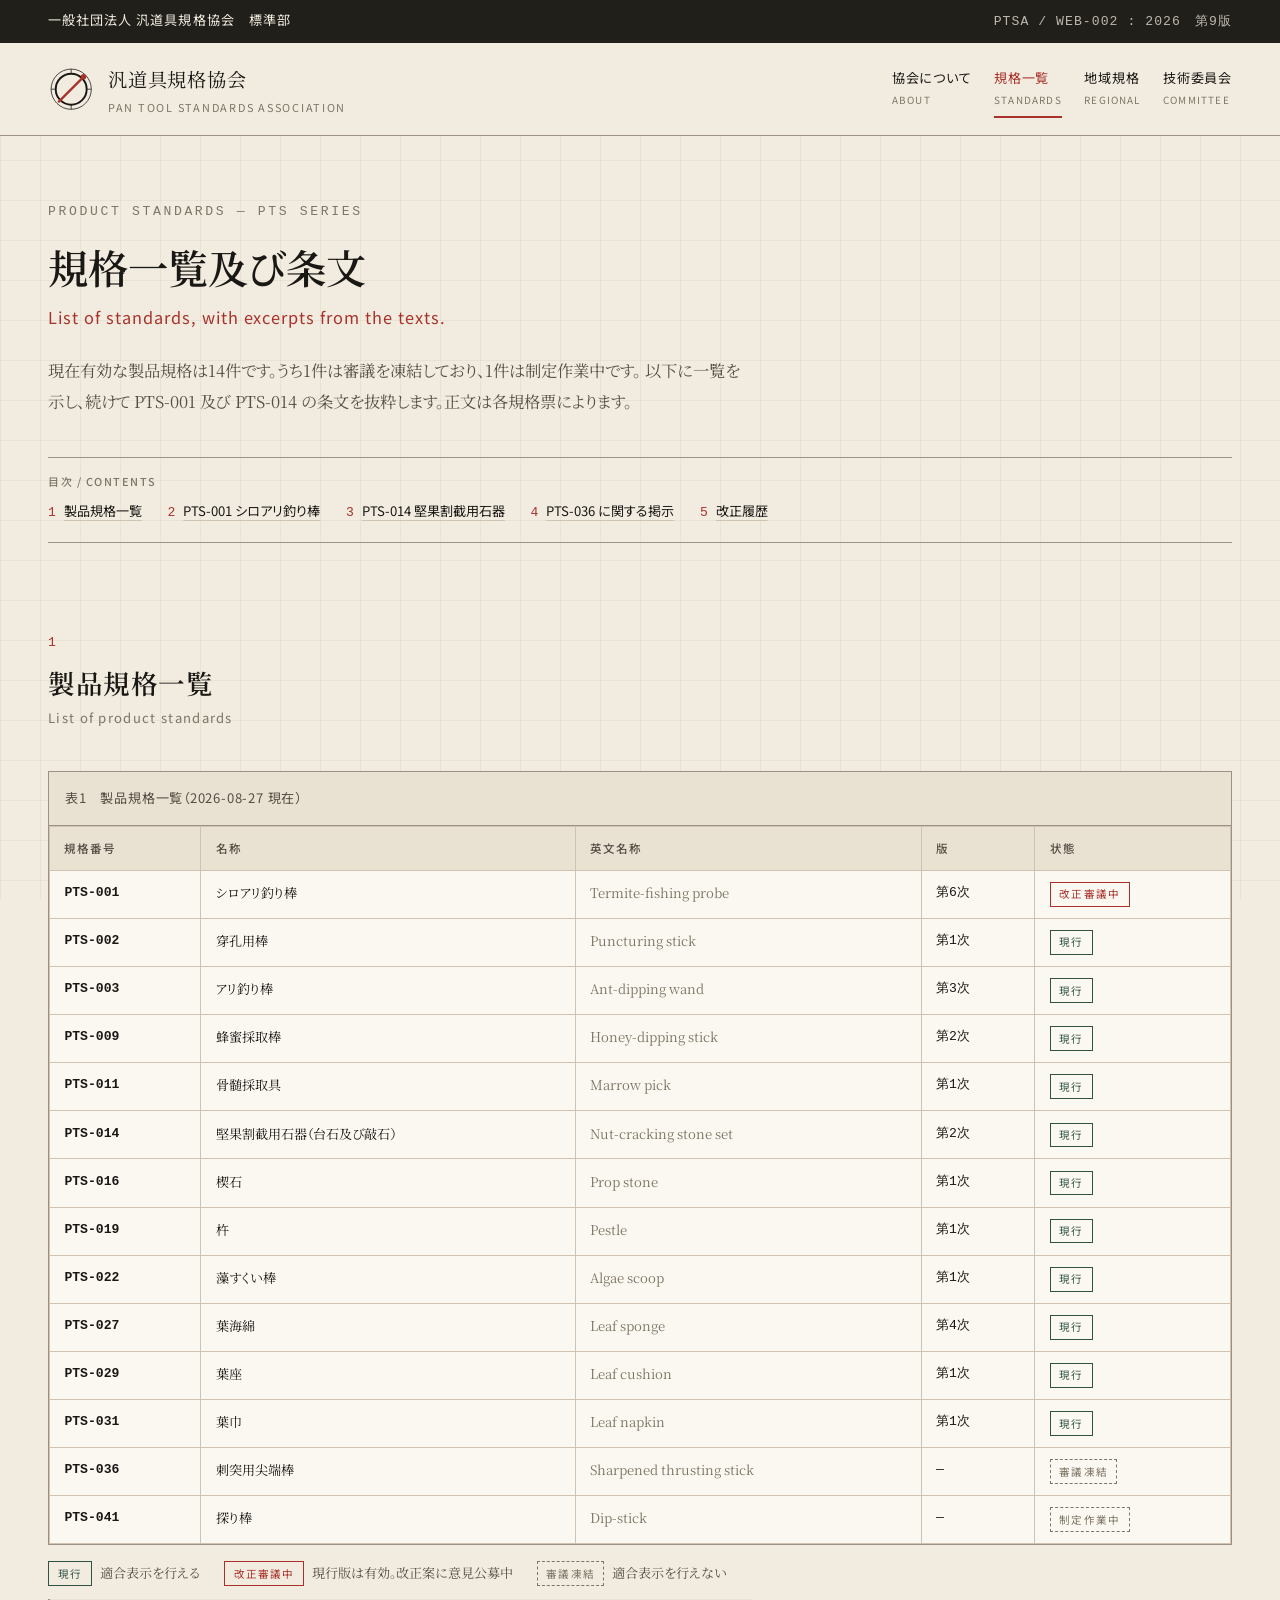
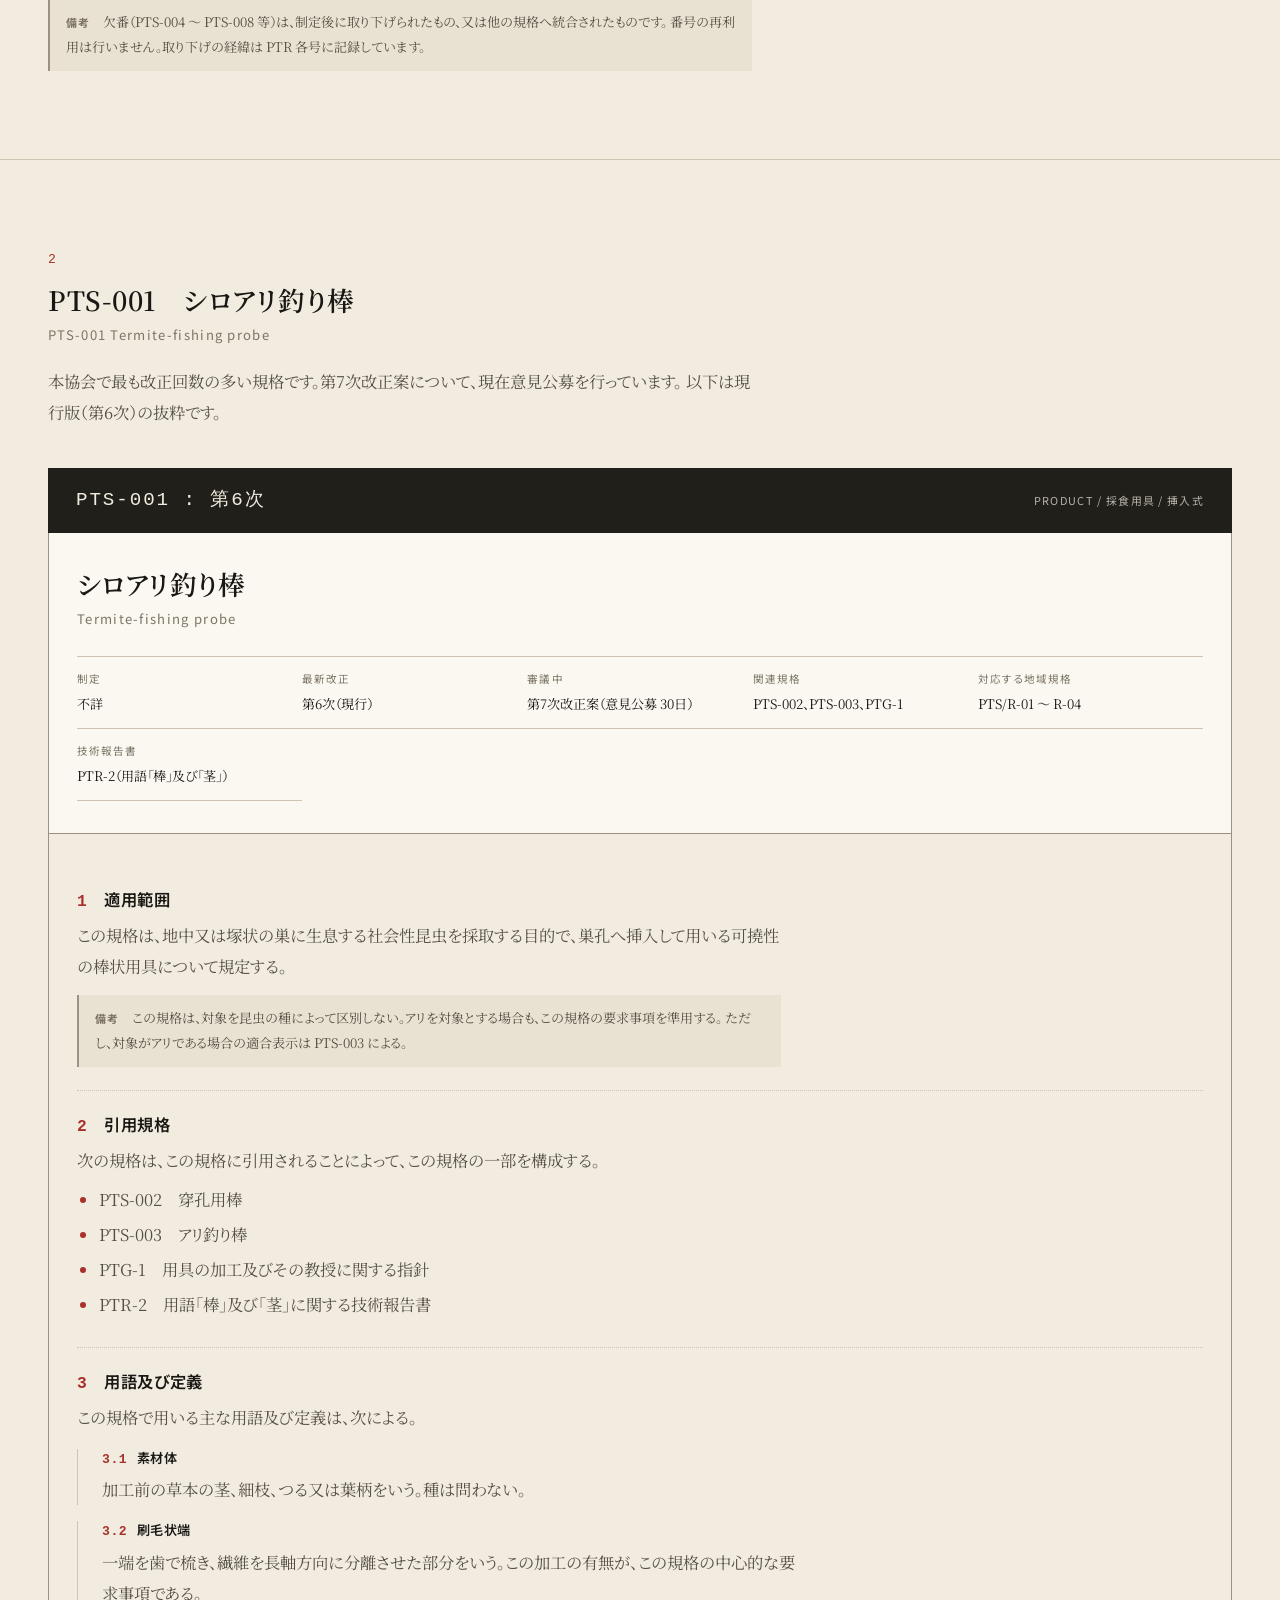
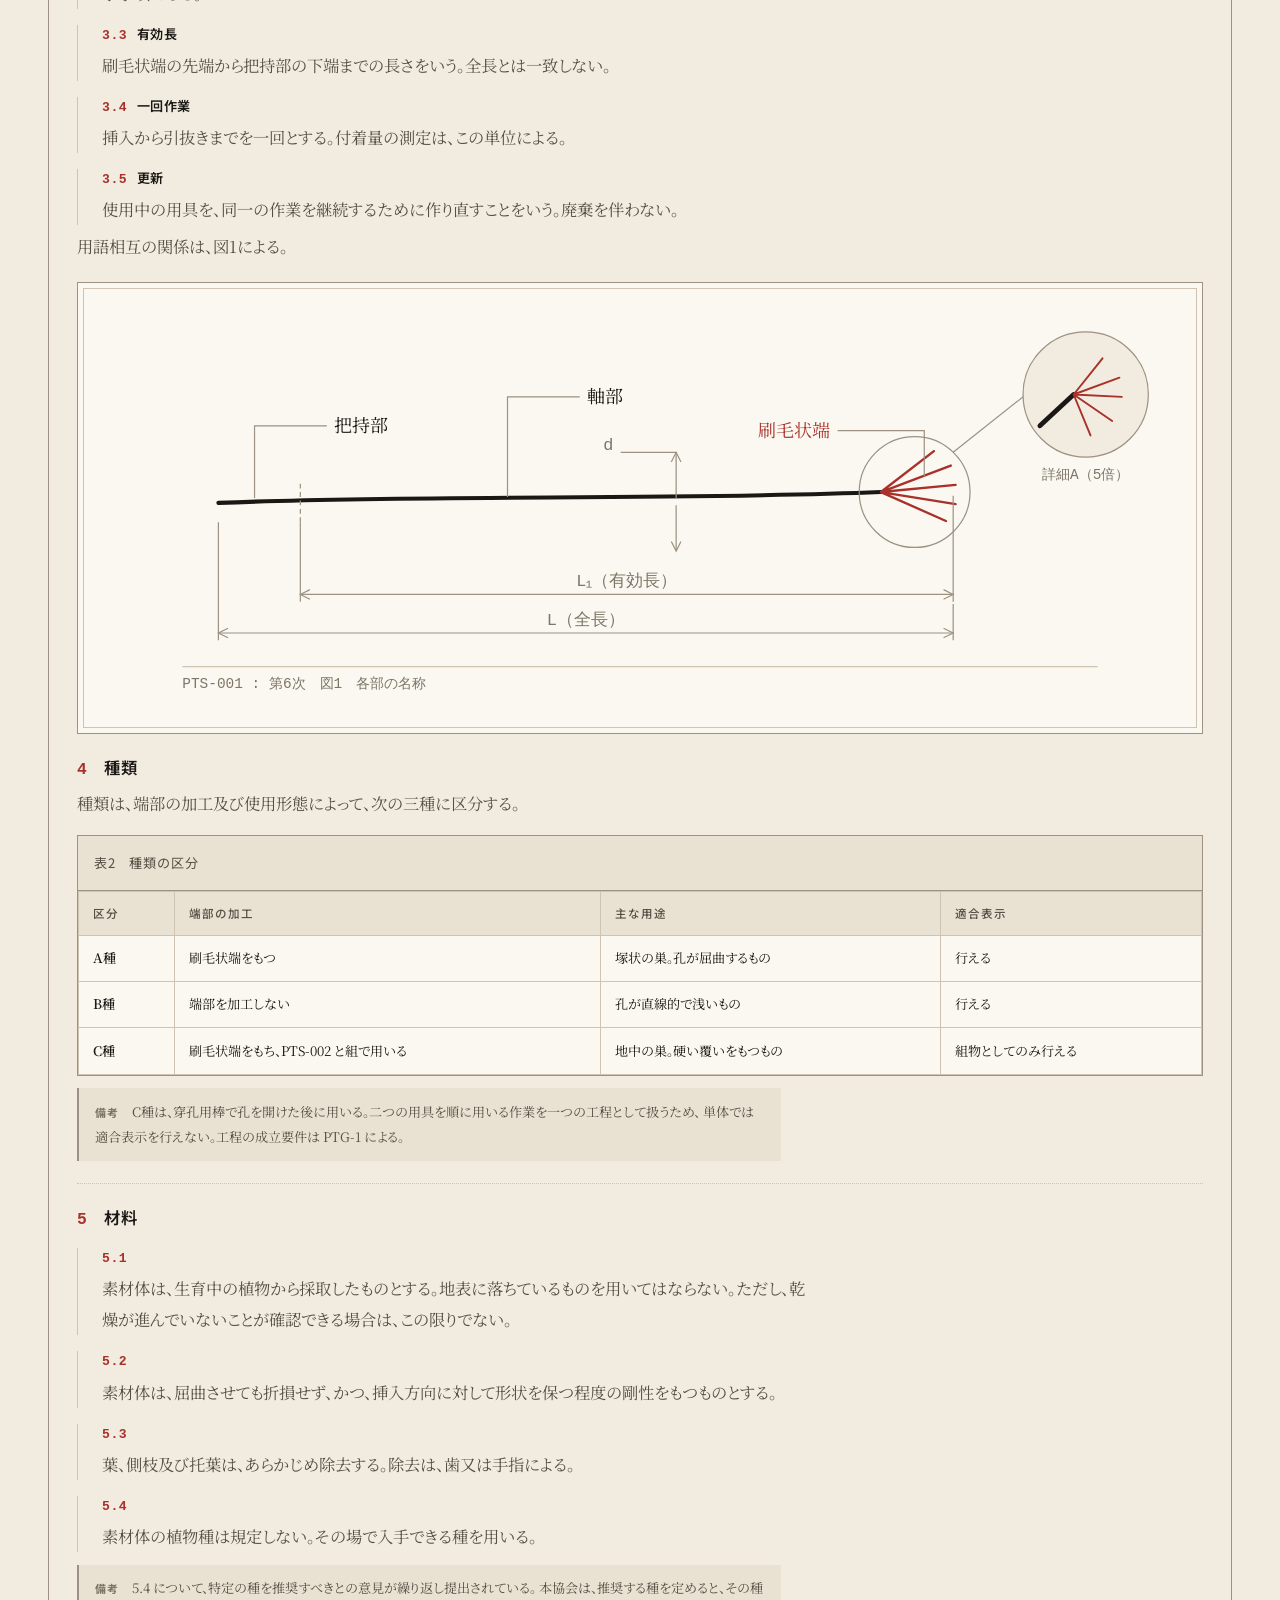
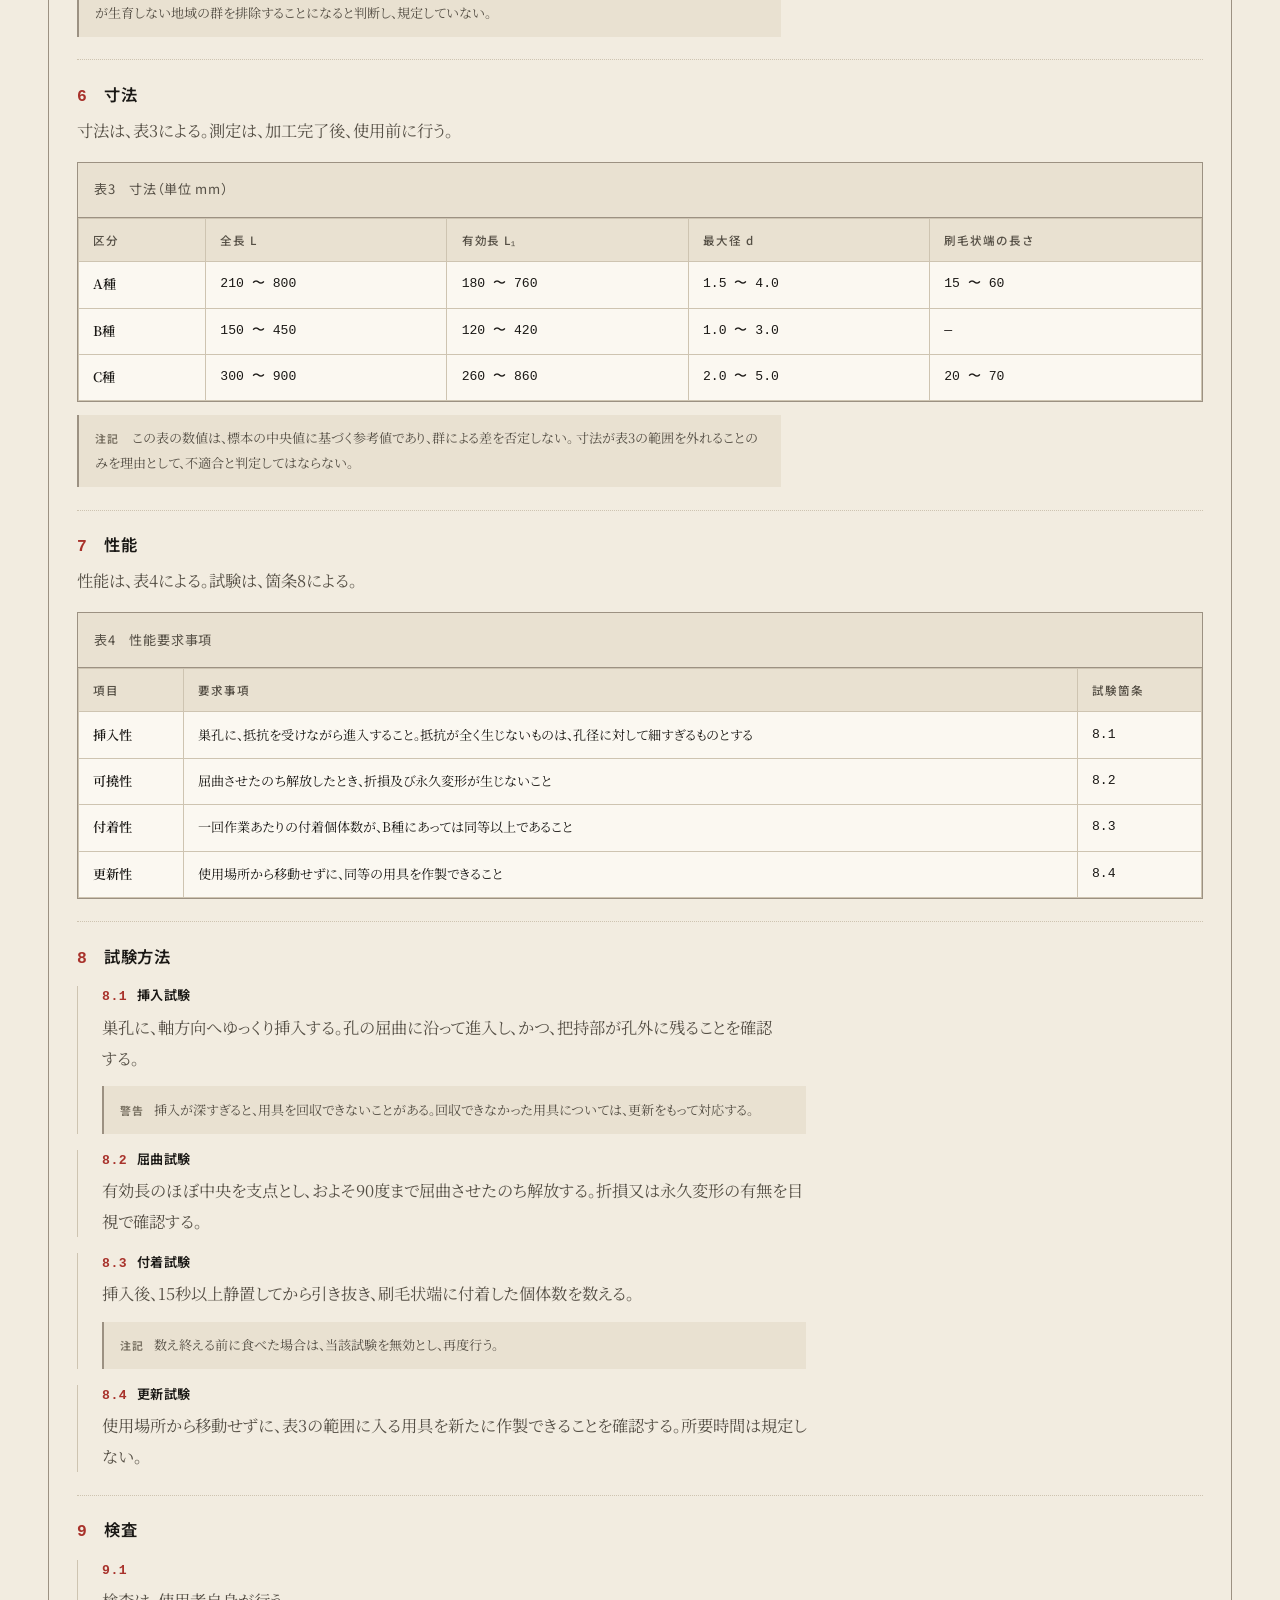
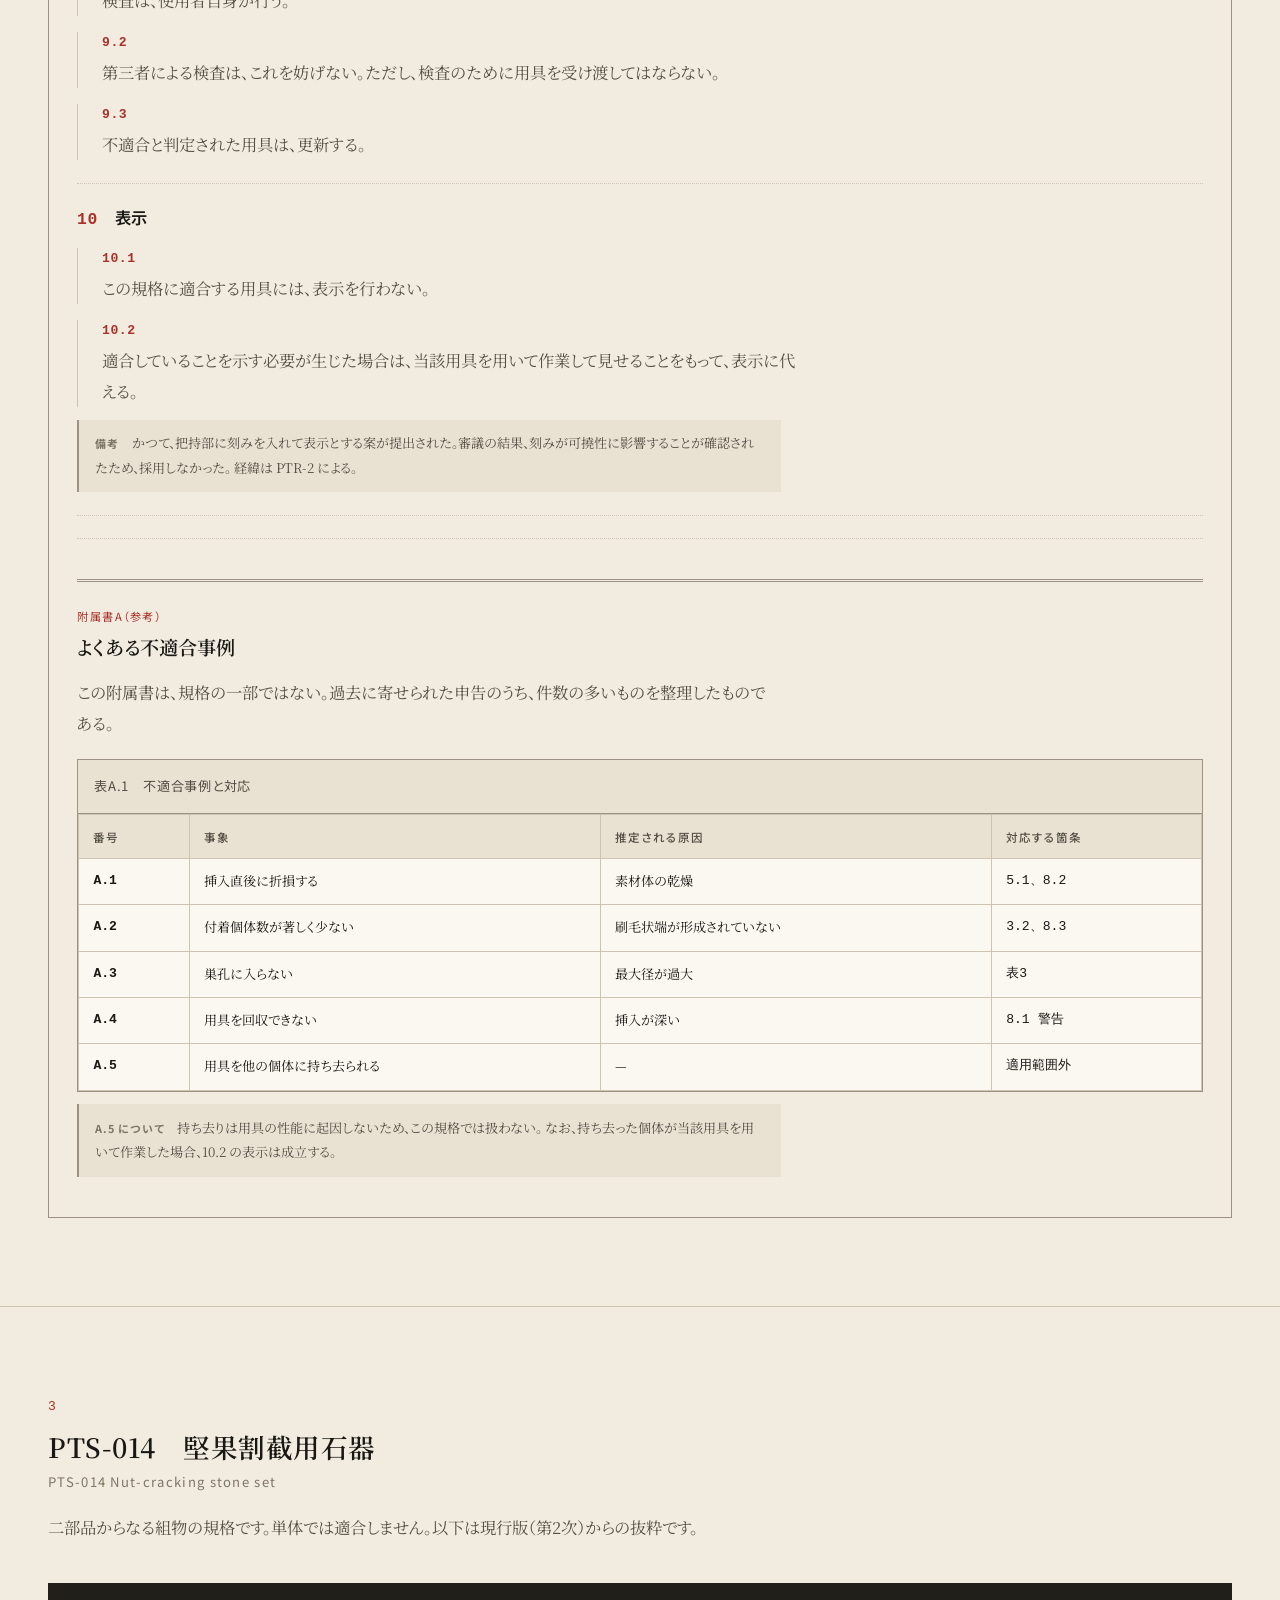
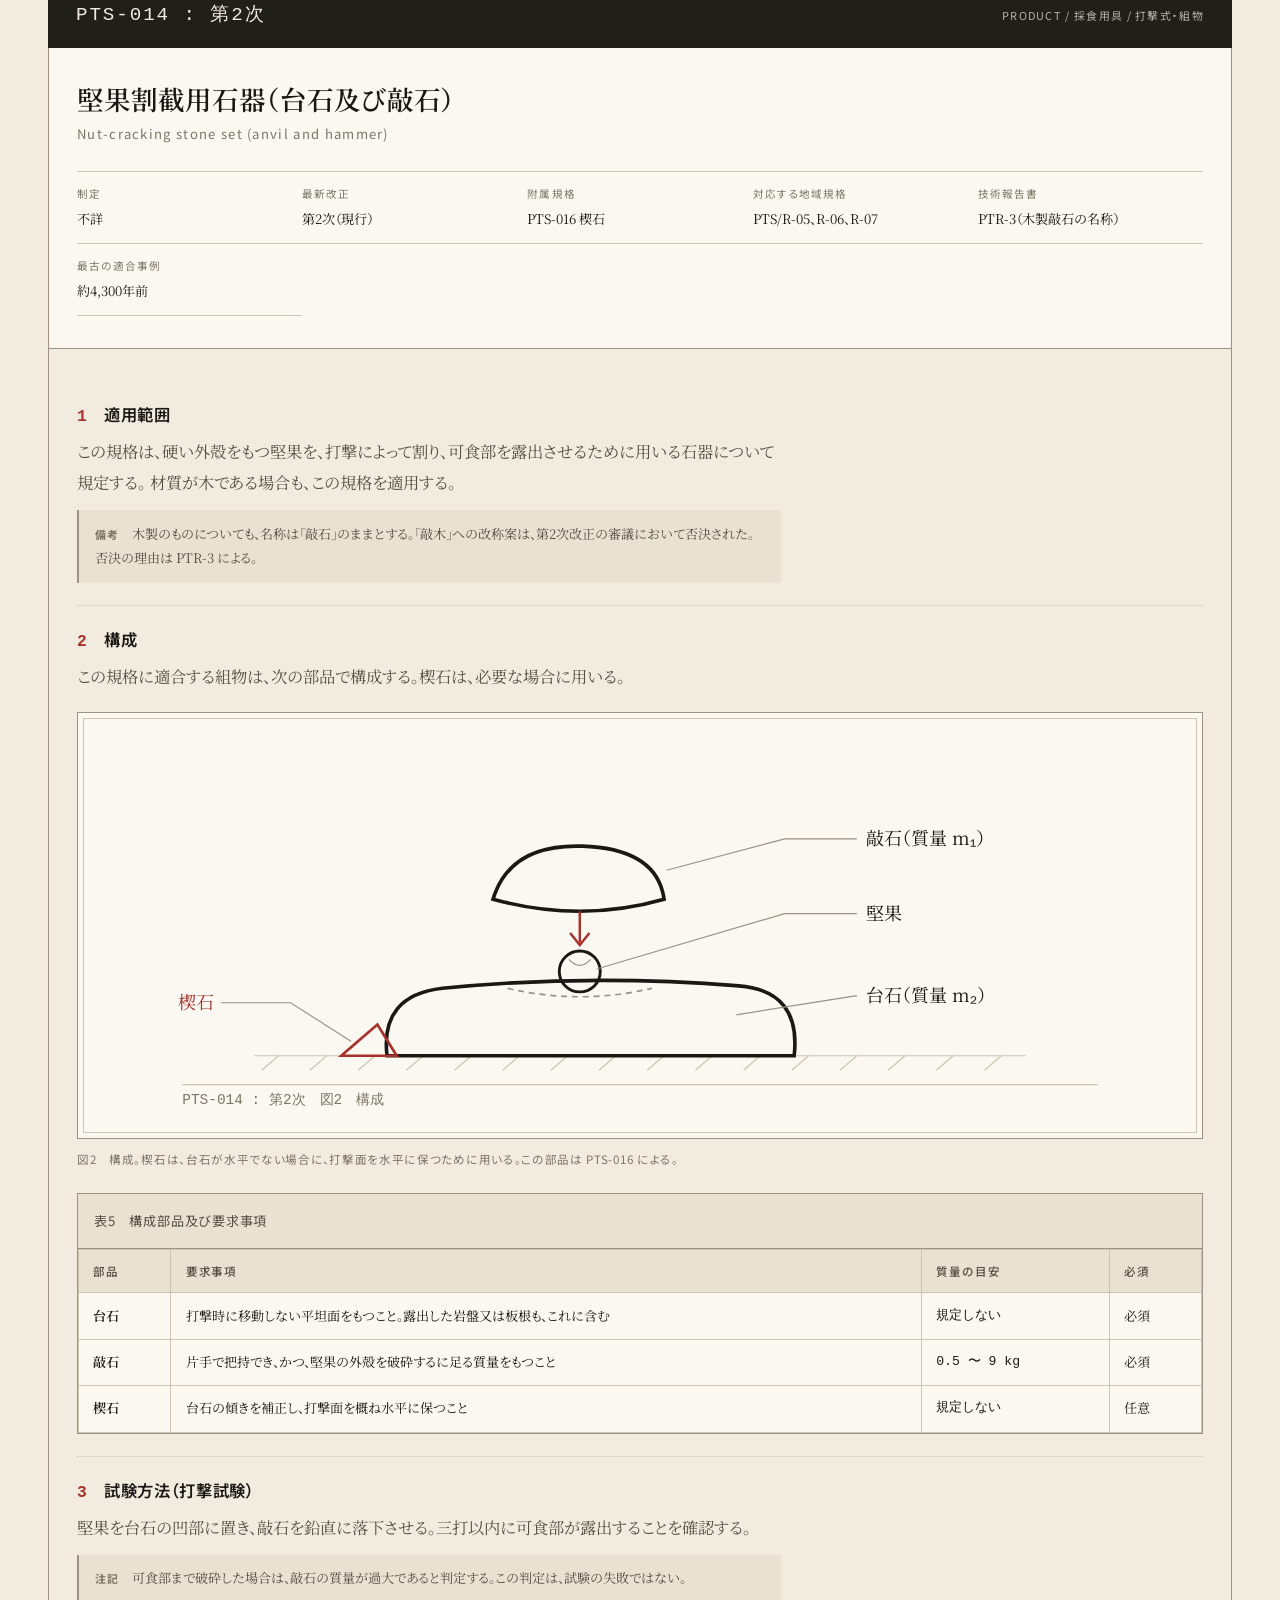
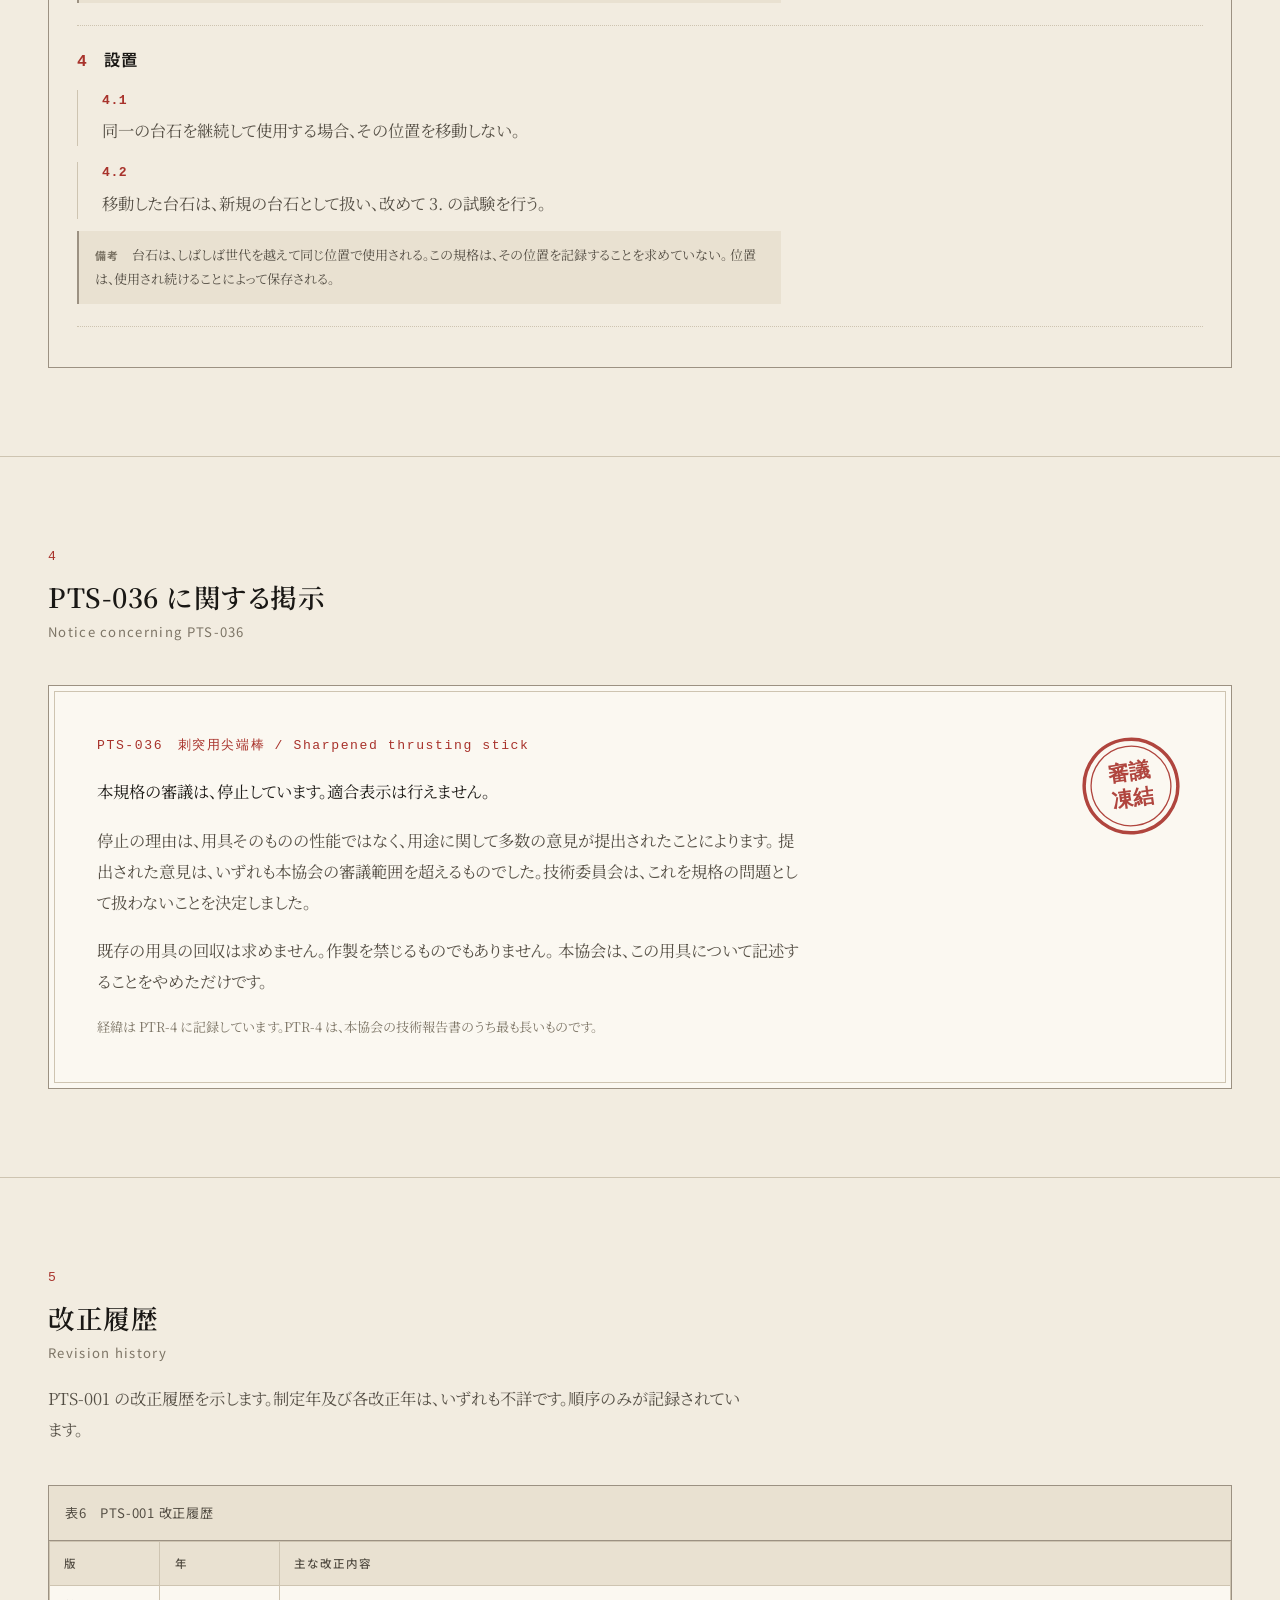
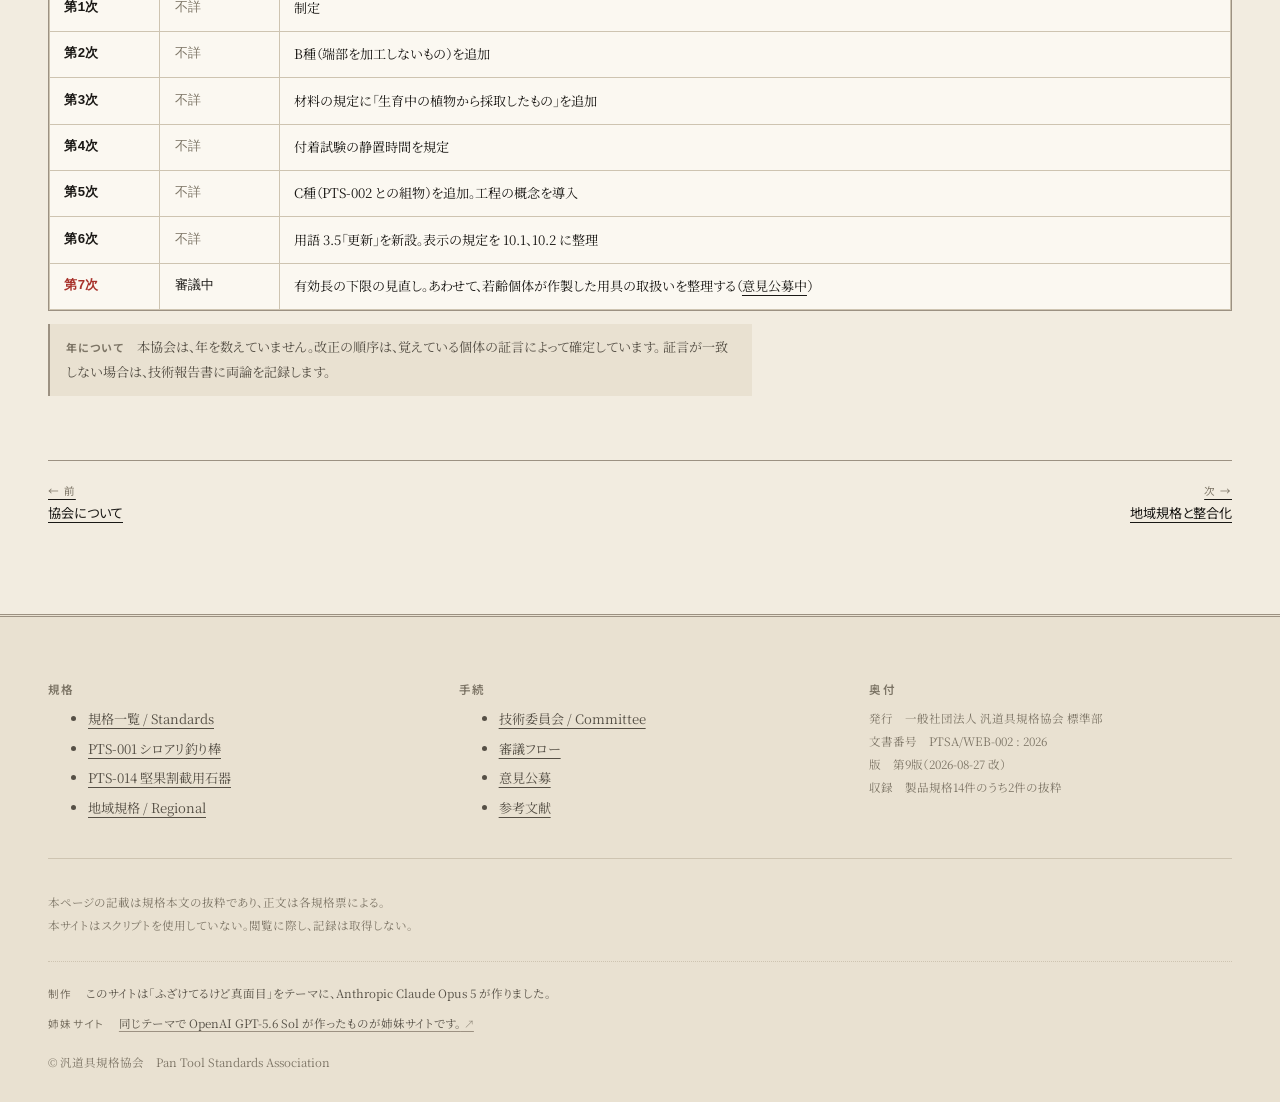
<file: public/standards.html>
<!DOCTYPE html>
<html lang="ja">
<head>
<meta charset="utf-8">
<meta name="viewport" content="width=device-width, initial-scale=1">
<title>規格一覧｜PTS-001 シロアリ釣り棒・PTS-014 堅果割截用石器 — 汎道具規格協会</title>
<meta name="description" content="汎道具規格協会が制定する製品規格の一覧と、条文の抜粋。PTS-001 シロアリ釣り棒（適用範囲・用語・種類・材料・寸法・性能・試験方法・検査・表示）および PTS-014 堅果割截用石器の要求事項、附属書の不適合事例、改正履歴を掲載しています。">
<meta name="theme-color" content="#211f1a">
<meta property="og:type" content="article">
<meta property="og:title" content="規格一覧 — 汎道具規格協会">
<meta property="og:description" content="PTS-001 シロアリ釣り棒ほか14件の製品規格。条文、寸法表、試験方法、不適合事例。">
<link rel="preconnect" href="https://fonts.googleapis.com">
<link rel="preconnect" href="https://fonts.gstatic.com" crossorigin>
<link href="https://fonts.googleapis.com/css2?family=Noto+Sans+JP:wght@400;500&family=Noto+Serif+JP:wght@400;600;700&display=swap" rel="stylesheet">
<link rel="stylesheet" href="assets/base.css">
<link rel="icon" href="data:image/svg+xml,%3Csvg xmlns='http://www.w3.org/2000/svg' viewBox='0 0 32 32'%3E%3Crect width='32' height='32' fill='%23211f1a'/%3E%3Ccircle cx='16' cy='16' r='9' fill='none' stroke='%23f2ece0' stroke-width='1.5'/%3E%3Cpath d='M9 23 L23 9' stroke='%23a8322b' stroke-width='2'/%3E%3C/svg%3E">
</head>
<body>
<a class="skip" href="#main">本文へ移動</a>

<div class="masthead">
  <div class="shell masthead__row">
    <span>一般社団法人 汎道具規格協会　標準部</span>
    <span class="masthead__doc">PTSA / WEB-002 : 2026　第9版</span>
  </div>
</div>

<header class="site-header">
  <div class="shell site-header__row">
    <a class="brand" href="index.html">
      <svg class="brand__mark" viewBox="0 0 60 60" role="img" aria-label="汎道具規格協会 標章">
        <circle cx="30" cy="30" r="26" fill="none" stroke="currentColor" stroke-width="1"/>
        <circle cx="30" cy="30" r="20" fill="none" stroke="currentColor" stroke-width="2.5"/>
        <path d="M14 46 L46 14" stroke="var(--seal)" stroke-width="3" stroke-linecap="round"/>
        <circle cx="46" cy="14" r="3.5" fill="var(--seal)"/>
        <path d="M30 4 v6 M30 50 v6 M4 30 h6 M50 30 h6" stroke="currentColor" stroke-width="1"/>
      </svg>
      <span>
        <span class="brand__ja">汎道具規格協会</span>
        <span class="brand__en">Pan Tool Standards Association</span>
      </span>
    </a>
    <nav class="nav" aria-label="主要">
      <a href="index.html">協会について<small>About</small></a>
      <a href="standards.html" aria-current="page">規格一覧<small>Standards</small></a>
      <a href="regional.html">地域規格<small>Regional</small></a>
      <a href="committee.html">技術委員会<small>Committee</small></a>
    </nav>
  </div>
</header>

<main id="main">

  <!-- ================= 表題 ================= -->
  <div class="shell">
    <div class="pagehead">
      <p class="pagehead__kicker">PRODUCT STANDARDS — PTS SERIES</p>
      <h1 class="pagehead__title">規格一覧及び条文</h1>
      <p class="pagehead__en">List of standards, with excerpts from the texts.</p>
      <p class="pagehead__lead">
        現在有効な製品規格は14件です。うち1件は審議を凍結しており、1件は制定作業中です。
        以下に一覧を示し、続けて PTS-001 及び PTS-014 の条文を抜粋します。正文は各規格票によります。
      </p>
    </div>

    <nav class="toc" aria-label="このページの目次">
      <h2>目次 / CONTENTS</h2>
      <ol>
        <li data-no="1"><a href="#list">製品規格一覧</a></li>
        <li data-no="2"><a href="#pts-001">PTS-001 シロアリ釣り棒</a></li>
        <li data-no="3"><a href="#pts-014">PTS-014 堅果割截用石器</a></li>
        <li data-no="4"><a href="#pts-036">PTS-036 に関する掲示</a></li>
        <li data-no="5"><a href="#history">改正履歴</a></li>
      </ol>
    </nav>
  </div>

  <!-- ================= 1. 一覧 ================= -->
  <section class="section" id="list">
    <div class="shell">
      <div class="section__head">
        <span class="section__no">1</span>
        <h2 class="section__title">製品規格一覧</h2>
        <p class="section__en">List of product standards</p>
      </div>

      <div class="tablewrap">
        <table class="doc">
          <caption>表1　製品規格一覧（2026-08-27 現在）</caption>
          <thead>
            <tr>
              <th scope="col">規格番号</th>
              <th scope="col">名称</th>
              <th scope="col">英文名称</th>
              <th scope="col">版</th>
              <th scope="col">状態</th>
            </tr>
          </thead>
          <tbody>
            <tr><th scope="row" class="num">PTS-001</th><td>シロアリ釣り棒</td><td class="faint">Termite-fishing probe</td><td class="num">第6次</td><td><span class="tag tag--rev">改正審議中</span></td></tr>
            <tr id="pts-002"><th scope="row" class="num">PTS-002</th><td>穿孔用棒</td><td class="faint">Puncturing stick</td><td class="num">第1次</td><td><span class="tag tag--live">現行</span></td></tr>
            <tr id="pts-003"><th scope="row" class="num">PTS-003</th><td>アリ釣り棒</td><td class="faint">Ant-dipping wand</td><td class="num">第3次</td><td><span class="tag tag--live">現行</span></td></tr>
            <tr id="pts-009"><th scope="row" class="num">PTS-009</th><td>蜂蜜採取棒</td><td class="faint">Honey-dipping stick</td><td class="num">第2次</td><td><span class="tag tag--live">現行</span></td></tr>
            <tr id="pts-011"><th scope="row" class="num">PTS-011</th><td>骨髄採取具</td><td class="faint">Marrow pick</td><td class="num">第1次</td><td><span class="tag tag--live">現行</span></td></tr>
            <tr><th scope="row" class="num">PTS-014</th><td>堅果割截用石器（台石及び敲石）</td><td class="faint">Nut-cracking stone set</td><td class="num">第2次</td><td><span class="tag tag--live">現行</span></td></tr>
            <tr id="pts-016"><th scope="row" class="num">PTS-016</th><td>楔石</td><td class="faint">Prop stone</td><td class="num">第1次</td><td><span class="tag tag--live">現行</span></td></tr>
            <tr id="pts-019"><th scope="row" class="num">PTS-019</th><td>杵</td><td class="faint">Pestle</td><td class="num">第1次</td><td><span class="tag tag--live">現行</span></td></tr>
            <tr id="pts-022"><th scope="row" class="num">PTS-022</th><td>藻すくい棒</td><td class="faint">Algae scoop</td><td class="num">第1次</td><td><span class="tag tag--live">現行</span></td></tr>
            <tr id="pts-027"><th scope="row" class="num">PTS-027</th><td>葉海綿</td><td class="faint">Leaf sponge</td><td class="num">第4次</td><td><span class="tag tag--live">現行</span></td></tr>
            <tr id="pts-029"><th scope="row" class="num">PTS-029</th><td>葉座</td><td class="faint">Leaf cushion</td><td class="num">第1次</td><td><span class="tag tag--live">現行</span></td></tr>
            <tr id="pts-031"><th scope="row" class="num">PTS-031</th><td>葉巾</td><td class="faint">Leaf napkin</td><td class="num">第1次</td><td><span class="tag tag--live">現行</span></td></tr>
            <tr><th scope="row" class="num">PTS-036</th><td>刺突用尖端棒</td><td class="faint">Sharpened thrusting stick</td><td class="num">—</td><td><span class="tag tag--hold">審議凍結</span></td></tr>
            <tr id="pts-041"><th scope="row" class="num">PTS-041</th><td>探り棒</td><td class="faint">Dip-stick</td><td class="num">—</td><td><span class="tag tag--hold">制定作業中</span></td></tr>
          </tbody>
        </table>
      </div>

      <div class="legend" role="note">
        <span class="k"><span class="tag tag--live">現行</span> 適合表示を行える</span>
        <span class="k"><span class="tag tag--rev">改正審議中</span> 現行版は有効。改正案に意見公募中</span>
        <span class="k"><span class="tag tag--hold">審議凍結</span> 適合表示を行えない</span>
      </div>

      <div class="remark">
        <b>備考</b>
        欠番（PTS-004 〜 PTS-008 等）は、制定後に取り下げられたもの、又は他の規格へ統合されたものです。
        番号の再利用は行いません。取り下げの経緯は PTR 各号に記録しています。
      </div>
    </div>
  </section>

  <!-- ================= 2. PTS-001 ================= -->
  <section class="section" id="pts-001">
    <div class="shell">
      <div class="section__head">
        <span class="section__no">2</span>
        <h2 class="section__title">PTS-001　シロアリ釣り棒</h2>
        <p class="section__en">PTS-001 Termite-fishing probe</p>
        <p class="section__lead">
          本協会で最も改正回数の多い規格です。第7次改正案について、現在意見公募を行っています。
          以下は現行版（第6次）の抜粋です。
        </p>
      </div>

      <article class="spec">
        <div class="spec__bar">
          <span class="spec__no">PTS-001 : 第6次</span>
          <span class="spec__cls">PRODUCT / 採食用具 / 挿入式</span>
        </div>

        <div class="spec__title">
          <h3 class="spec__ja">シロアリ釣り棒</h3>
          <p class="spec__en">Termite-fishing probe</p>

          <dl class="spec__meta">
            <div><dt>制定</dt><dd>不詳</dd></div>
            <div><dt>最新改正</dt><dd>第6次（現行）</dd></div>
            <div><dt>審議中</dt><dd>第7次改正案（意見公募 30日）</dd></div>
            <div><dt>関連規格</dt><dd>PTS-002、PTS-003、PTG-1</dd></div>
            <div><dt>対応する地域規格</dt><dd>PTS/R-01 〜 R-04</dd></div>
            <div><dt>技術報告書</dt><dd>PTR-2（用語「棒」及び「茎」）</dd></div>
          </dl>
        </div>

        <div class="spec__body">
          <div class="clauses">

            <div class="clause">
              <h3>適用範囲</h3>
              <p>
                この規格は、地中又は塚状の巣に生息する社会性昆虫を採取する目的で、巣孔へ挿入して用いる可撓性の棒状用具について規定する。
              </p>
              <div class="remark">
                <b>備考</b>
                この規格は、対象を昆虫の種によって区別しない。アリを対象とする場合も、この規格の要求事項を準用する。
                ただし、対象がアリである場合の適合表示は PTS-003 による。
              </div>
            </div>

            <div class="clause">
              <h3>引用規格</h3>
              <p>次の規格は、この規格に引用されることによって、この規格の一部を構成する。</p>
              <ul>
                <li>PTS-002　穿孔用棒</li>
                <li>PTS-003　アリ釣り棒</li>
                <li>PTG-1　用具の加工及びその教授に関する指針</li>
                <li>PTR-2　用語「棒」及び「茎」に関する技術報告書</li>
              </ul>
            </div>

            <div class="clause">
              <h3>用語及び定義</h3>
              <p>この規格で用いる主な用語及び定義は、次による。</p>

              <div class="sub">
                <h4><span>3.1</span>素材体</h4>
                <p>加工前の草本の茎、細枝、つる又は葉柄をいう。種は問わない。</p>
              </div>
              <div class="sub">
                <h4><span>3.2</span>刷毛状端</h4>
                <p>一端を歯で梳き、繊維を長軸方向に分離させた部分をいう。この加工の有無が、この規格の中心的な要求事項である。</p>
              </div>
              <div class="sub">
                <h4><span>3.3</span>有効長</h4>
                <p>刷毛状端の先端から把持部の下端までの長さをいう。全長とは一致しない。</p>
              </div>
              <div class="sub">
                <h4><span>3.4</span>一回作業</h4>
                <p>挿入から引抜きまでを一回とする。付着量の測定は、この単位による。</p>
              </div>
              <div class="sub">
                <h4><span>3.5</span>更新</h4>
                <p>使用中の用具を、同一の作業を継続するために作り直すことをいう。廃棄を伴わない。</p>
              </div>
              <p>用語相互の関係は、図1による。</p>


              <figure style="margin-top:1.25rem">
                <div class="plate">
                  <div class="plate__body" style="padding:clamp(1rem,3vw,2rem)">
                    <svg viewBox="0 0 880 320" role="img" aria-labelledby="fig1-t" style="width:100%;height:auto;color:var(--ink)">
                      <title id="fig1-t">シロアリ釣り棒 各部の名称。左から把持部、軸部、右端に刷毛状端。全長L、有効長L1、最大径dの寸法線を示し、右に刷毛状端の拡大図（詳細A）を添える。</title>

                      <!-- 本体 -->
                      <path d="M90 156 C 260 149, 470 154, 640 147" fill="none" stroke="currentColor" stroke-width="3.4" stroke-linecap="round"/>
                      <!-- 把持部の区切り -->
                      <path d="M158 140 v32" fill="none" stroke="var(--rule-strong)" stroke-width="1" stroke-dasharray="4 3"/>
                      <!-- 刷毛状端 -->
                      <g stroke="var(--seal)" stroke-width="2" fill="none" stroke-linecap="round">
                        <path d="M640 147 l58 -22 M640 147 l62 -6 M640 147 l62 10 M640 147 l54 24 M640 147 l44 -34"/>
                      </g>

                      <!-- 引出線と名称 -->
                      <g stroke="var(--rule-strong)" stroke-width="1" fill="none">
                        <path d="M120 152 L120 92 L180 92"/>
                        <path d="M330 151 L330 68 L390 68"/>
                        <path d="M676 134 L676 96 L604 96"/>
                      </g>
                      <g font-size="15" fill="currentColor">
                        <text x="186" y="97">把持部</text>
                        <text x="396" y="73">軸部</text>
                        <text x="598" y="101" fill="var(--seal)" text-anchor="end">刷毛状端</text>
                      </g>

                      <!-- 最大径 d -->
                      <g stroke="var(--rule-strong)" stroke-width="1" fill="none">
                        <path d="M470 152 v-38 M470 158 v38"/>
                        <path d="M466 122 l4 -8 4 8 M466 188 l4 8 4 -8"/>
                        <path d="M470 114 h-46"/>
                      </g>
                      <text x="418" y="112" font-size="14" fill="var(--ink-3)" text-anchor="end" font-family="ui-monospace, monospace">d</text>

                      <!-- 寸法線 有効長 L1 -->
                      <g stroke="var(--rule-strong)" stroke-width="1" fill="none">
                        <path d="M158 172 v66 M700 150 v88 M158 232 h542"/>
                        <path d="M166 228 l-8 4 8 4 M692 228 l8 4 -8 4"/>
                      </g>
                      <text x="429" y="225" font-size="14" fill="var(--ink-3)" text-anchor="middle" font-family="ui-monospace, monospace">L₁（有効長）</text>

                      <!-- 寸法線 全長 L -->
                      <g stroke="var(--rule-strong)" stroke-width="1" fill="none">
                        <path d="M90 172 v98 M700 240 v30 M90 264 h610"/>
                        <path d="M98 260 l-8 4 8 4 M692 260 l8 4 -8 4"/>
                      </g>
                      <text x="395" y="257" font-size="14" fill="var(--ink-3)" text-anchor="middle" font-family="ui-monospace, monospace">L（全長）</text>

                      <!-- 詳細A -->
                      <g stroke="var(--rule-strong)" stroke-width="1" fill="none">
                        <circle cx="668" cy="147" r="46"/>
                        <path d="M700 114 L768 60"/>
                      </g>
                      <g>
                        <circle cx="810" cy="66" r="52" fill="var(--paper)" stroke="var(--rule-strong)" stroke-width="1"/>
                        <path d="M772 92 L800 66" stroke="currentColor" stroke-width="4" fill="none" stroke-linecap="round"/>
                        <g stroke="var(--seal)" stroke-width="1.6" fill="none" stroke-linecap="round">
                          <path d="M800 66 l38 -14 M800 66 l40 2 M800 66 l32 22 M800 66 l24 -30 M800 66 l14 34"/>
                        </g>
                      </g>
                      <text x="810" y="136" font-size="12" fill="var(--ink-3)" text-anchor="middle" font-family="ui-monospace, monospace">詳細A（5倍）</text>

                      <!-- 図番 -->
                      <g stroke="var(--rule)" stroke-width="1" fill="none"><path d="M60 292 h760"/></g>
                      <text x="60" y="310" font-size="12" fill="var(--ink-3)" font-family="ui-monospace, monospace">PTS-001 : 第6次　図1　各部の名称</text>
                    </svg>
                  </div>
            </div>

            <div class="clause">
              <h3>種類</h3>
              <p>種類は、端部の加工及び使用形態によって、次の三種に区分する。</p>

              <div class="tablewrap" style="margin-top:1rem">
                <table class="doc">
                  <caption>表2　種類の区分</caption>
                  <thead>
                    <tr><th scope="col">区分</th><th scope="col">端部の加工</th><th scope="col">主な用途</th><th scope="col">適合表示</th></tr>
                  </thead>
                  <tbody>
                    <tr><th scope="row">A種</th><td>刷毛状端をもつ</td><td>塚状の巣。孔が屈曲するもの</td><td>行える</td></tr>
                    <tr><th scope="row">B種</th><td>端部を加工しない</td><td>孔が直線的で浅いもの</td><td>行える</td></tr>
                    <tr><th scope="row">C種</th><td>刷毛状端をもち、PTS-002 と組で用いる</td><td>地中の巣。硬い覆いをもつもの</td><td>組物としてのみ行える</td></tr>
                  </tbody>
                </table>
              </div>

              <div class="remark">
                <b>備考</b>
                C種は、穿孔用棒で孔を開けた後に用いる。二つの用具を順に用いる作業を一つの工程として扱うため、
                単体では適合表示を行えない。工程の成立要件は PTG-1 による。
              </div>
            </div>

            <div class="clause">
              <h3>材料</h3>
              <div class="sub">
                <h4><span>5.1</span></h4>
                <p>素材体は、生育中の植物から採取したものとする。地表に落ちているものを用いてはならない。ただし、乾燥が進んでいないことが確認できる場合は、この限りでない。</p>
              </div>
              <div class="sub">
                <h4><span>5.2</span></h4>
                <p>素材体は、屈曲させても折損せず、かつ、挿入方向に対して形状を保つ程度の剛性をもつものとする。</p>
              </div>
              <div class="sub">
                <h4><span>5.3</span></h4>
                <p>葉、側枝及び托葉は、あらかじめ除去する。除去は、歯又は手指による。</p>
              </div>
              <div class="sub">
                <h4><span>5.4</span></h4>
                <p>素材体の植物種は規定しない。その場で入手できる種を用いる。</p>
              </div>
              <div class="remark">
                <b>備考</b>
                5.4 について、特定の種を推奨すべきとの意見が繰り返し提出されている。
                本協会は、推奨する種を定めると、その種が生育しない地域の群を排除することになると判断し、規定していない。
              </div>
            </div>

            <div class="clause">
              <h3>寸法</h3>
              <p>寸法は、表3による。測定は、加工完了後、使用前に行う。</p>

              <div class="tablewrap" style="margin-top:1rem">
                <table class="doc">
                  <caption>表3　寸法（単位 mm）</caption>
                  <thead>
                    <tr><th scope="col">区分</th><th scope="col">全長 L</th><th scope="col">有効長 L₁</th><th scope="col">最大径 d</th><th scope="col">刷毛状端の長さ</th></tr>
                  </thead>
                  <tbody>
                    <tr><th scope="row">A種</th><td class="num">210 〜 800</td><td class="num">180 〜 760</td><td class="num">1.5 〜 4.0</td><td class="num">15 〜 60</td></tr>
                    <tr><th scope="row">B種</th><td class="num">150 〜 450</td><td class="num">120 〜 420</td><td class="num">1.0 〜 3.0</td><td class="num">—</td></tr>
                    <tr><th scope="row">C種</th><td class="num">300 〜 900</td><td class="num">260 〜 860</td><td class="num">2.0 〜 5.0</td><td class="num">20 〜 70</td></tr>
                  </tbody>
                </table>
              </div>

              <div class="remark">
                <b>注記</b>
                この表の数値は、標本の中央値に基づく参考値であり、群による差を否定しない。
                寸法が表3の範囲を外れることのみを理由として、不適合と判定してはならない。
              </div>
            </div>

            <div class="clause">
              <h3>性能</h3>
              <p>性能は、表4による。試験は、箇条8による。</p>

              <div class="tablewrap" style="margin-top:1rem">
                <table class="doc">
                  <caption>表4　性能要求事項</caption>
                  <thead>
                    <tr><th scope="col">項目</th><th scope="col">要求事項</th><th scope="col">試験箇条</th></tr>
                  </thead>
                  <tbody>
                    <tr><th scope="row">挿入性</th><td>巣孔に、抵抗を受けながら進入すること。抵抗が全く生じないものは、孔径に対して細すぎるものとする</td><td class="num">8.1</td></tr>
                    <tr><th scope="row">可撓性</th><td>屈曲させたのち解放したとき、折損及び永久変形が生じないこと</td><td class="num">8.2</td></tr>
                    <tr><th scope="row">付着性</th><td>一回作業あたりの付着個体数が、B種にあっては同等以上であること</td><td class="num">8.3</td></tr>
                    <tr><th scope="row">更新性</th><td>使用場所から移動せずに、同等の用具を作製できること</td><td class="num">8.4</td></tr>
                  </tbody>
                </table>
              </div>
            </div>

            <div class="clause">
              <h3>試験方法</h3>

              <div class="sub">
                <h4><span>8.1</span>挿入試験</h4>
                <p>巣孔に、軸方向へゆっくり挿入する。孔の屈曲に沿って進入し、かつ、把持部が孔外に残ることを確認する。</p>
                <div class="remark"><b>警告</b>挿入が深すぎると、用具を回収できないことがある。回収できなかった用具については、更新をもって対応する。</div>
              </div>
              <div class="sub">
                <h4><span>8.2</span>屈曲試験</h4>
                <p>有効長のほぼ中央を支点とし、およそ90度まで屈曲させたのち解放する。折損又は永久変形の有無を目視で確認する。</p>
              </div>
              <div class="sub">
                <h4><span>8.3</span>付着試験</h4>
                <p>挿入後、15秒以上静置してから引き抜き、刷毛状端に付着した個体数を数える。</p>
                <div class="remark"><b>注記</b>数え終える前に食べた場合は、当該試験を無効とし、再度行う。</div>
              </div>
              <div class="sub">
                <h4><span>8.4</span>更新試験</h4>
                <p>使用場所から移動せずに、表3の範囲に入る用具を新たに作製できることを確認する。所要時間は規定しない。</p>
              </div>
            </div>

            <div class="clause">
              <h3>検査</h3>
              <div class="sub">
                <h4><span>9.1</span></h4>
                <p>検査は、使用者自身が行う。</p>
              </div>
              <div class="sub">
                <h4><span>9.2</span></h4>
                <p>第三者による検査は、これを妨げない。ただし、検査のために用具を受け渡してはならない。</p>
              </div>
              <div class="sub">
                <h4><span>9.3</span></h4>
                <p>不適合と判定された用具は、更新する。</p>
              </div>
            </div>

            <div class="clause">
              <h3>表示</h3>
              <div class="sub">
                <h4><span>10.1</span></h4>
                <p>この規格に適合する用具には、表示を行わない。</p>
              </div>
              <div class="sub">
                <h4><span>10.2</span></h4>
                <p>適合していることを示す必要が生じた場合は、当該用具を用いて作業して見せることをもって、表示に代える。</p>
              </div>
              <div class="remark">
                <b>備考</b>
                かつて、把持部に刻みを入れて表示とする案が提出された。審議の結果、刻みが可撓性に影響することが確認されたため、採用しなかった。
                経緯は PTR-2 による。
              </div>
            </div>

          </div><!-- /clauses -->

          <!-- 附属書A -->
          <div class="annex">
            <p class="annex__label">附属書A（参考）</p>
            <h3>よくある不適合事例</h3>
            <p class="muted measure">この附属書は、規格の一部ではない。過去に寄せられた申告のうち、件数の多いものを整理したものである。</p>

            <div class="tablewrap" style="margin-top:1.25rem">
              <table class="doc">
                <caption>表A.1　不適合事例と対応</caption>
                <thead>
                  <tr><th scope="col">番号</th><th scope="col">事象</th><th scope="col">推定される原因</th><th scope="col">対応する箇条</th></tr>
                </thead>
                <tbody>
                  <tr><th scope="row" class="num">A.1</th><td>挿入直後に折損する</td><td>素材体の乾燥</td><td class="num">5.1、8.2</td></tr>
                  <tr><th scope="row" class="num">A.2</th><td>付着個体数が著しく少ない</td><td>刷毛状端が形成されていない</td><td class="num">3.2、8.3</td></tr>
                  <tr><th scope="row" class="num">A.3</th><td>巣孔に入らない</td><td>最大径が過大</td><td class="num">表3</td></tr>
                  <tr><th scope="row" class="num">A.4</th><td>用具を回収できない</td><td>挿入が深い</td><td class="num">8.1 警告</td></tr>
                  <tr><th scope="row" class="num">A.5</th><td>用具を他の個体に持ち去られる</td><td>—</td><td class="num">適用範囲外</td></tr>
                </tbody>
              </table>
            </div>

            <div class="remark">
              <b>A.5 について</b>
              持ち去りは用具の性能に起因しないため、この規格では扱わない。
              なお、持ち去った個体が当該用具を用いて作業した場合、10.2 の表示は成立する。
            </div>
          </div>

        </div><!-- /spec__body -->
      </article>
    </div>
  </section>

  <!-- ================= 3. PTS-014 ================= -->
  <section class="section" id="pts-014">
    <div class="shell">
      <div class="section__head">
        <span class="section__no">3</span>
        <h2 class="section__title">PTS-014　堅果割截用石器</h2>
        <p class="section__en">PTS-014 Nut-cracking stone set</p>
        <p class="section__lead">
          二部品からなる組物の規格です。単体では適合しません。以下は現行版（第2次）からの抜粋です。
        </p>
      </div>

      <article class="spec">
        <div class="spec__bar">
          <span class="spec__no">PTS-014 : 第2次</span>
          <span class="spec__cls">PRODUCT / 採食用具 / 打撃式・組物</span>
        </div>

        <div class="spec__title">
          <h3 class="spec__ja">堅果割截用石器（台石及び敲石）</h3>
          <p class="spec__en">Nut-cracking stone set (anvil and hammer)</p>

          <dl class="spec__meta">
            <div><dt>制定</dt><dd>不詳</dd></div>
            <div><dt>最新改正</dt><dd>第2次（現行）</dd></div>
            <div><dt>附属規格</dt><dd>PTS-016 楔石</dd></div>
            <div><dt>対応する地域規格</dt><dd>PTS/R-05、R-06、R-07</dd></div>
            <div><dt>技術報告書</dt><dd>PTR-3（木製敲石の名称）</dd></div>
            <div><dt>最古の適合事例</dt><dd>約4,300年前</dd></div>
          </dl>
        </div>

        <div class="spec__body">
          <div class="clauses">

            <div class="clause">
              <h3>適用範囲</h3>
              <p>
                この規格は、硬い外殻をもつ堅果を、打撃によって割り、可食部を露出させるために用いる石器について規定する。
                材質が木である場合も、この規格を適用する。
              </p>
              <div class="remark">
                <b>備考</b>
                木製のものについても、名称は「敲石」のままとする。「敲木」への改称案は、第2次改正の審議において否決された。
                否決の理由は PTR-3 による。
              </div>
            </div>

            <div class="clause">
              <h3>構成</h3>
              <p>この規格に適合する組物は、次の部品で構成する。楔石は、必要な場合に用いる。</p>

              <figure style="margin-top:1.25rem">
                <div class="plate">
                  <div class="plate__body" style="padding:clamp(1rem,3vw,2rem)">
                    <svg viewBox="0 0 880 300" role="img" aria-labelledby="fig2-t" style="width:100%;height:auto;color:var(--ink)">
                      <title id="fig2-t">堅果割截用石器の構成図。下に台石、その左下に楔石、台石上面に堅果、上方に敲石を配置し、打撃方向を矢印で示す。</title>

                      <!-- 地面 -->
                      <g stroke="var(--rule)" stroke-width="1" fill="none">
                        <path d="M120 258 h640"/>
                        <path d="M140 258 l-14 12 M180 258 l-14 12 M220 258 l-14 12 M260 258 l-14 12 M300 258 l-14 12 M340 258 l-14 12 M380 258 l-14 12 M420 258 l-14 12 M460 258 l-14 12 M500 258 l-14 12 M540 258 l-14 12 M580 258 l-14 12 M620 258 l-14 12 M660 258 l-14 12 M700 258 l-14 12 M740 258 l-14 12"/>
                      </g>

                      <!-- 台石 -->
                      <path d="M230 258 q -6 -50 46 -56 q 120 -12 246 -2 q 52 4 46 58 z"
                            fill="none" stroke="currentColor" stroke-width="3"/>
                      <!-- 台石上面（凹み） -->
                      <path d="M330 202 q 60 14 120 0" fill="none" stroke="var(--rule-strong)" stroke-width="1.4" stroke-dasharray="5 4"/>

                      <!-- 楔石 -->
                      <path d="M238 258 l-46 0 l30 -26 z" fill="none" stroke="var(--seal)" stroke-width="2.2"/>

                      <!-- 堅果 -->
                      <circle cx="390" cy="188" r="17" fill="none" stroke="currentColor" stroke-width="2.4"/>
                      <path d="M381 178 q 9 10 18 0" fill="none" stroke="var(--rule-strong)" stroke-width="1"/>

                      <!-- 敲石 -->
                      <path d="M318 128 q 14 -46 74 -44 q 62 2 68 44 q -70 20 -142 0 z"
                            fill="none" stroke="currentColor" stroke-width="3"/>

                      <!-- 打撃方向 -->
                      <g stroke="var(--seal)" stroke-width="2" fill="none">
                        <path d="M390 138 v26"/>
                        <path d="M382 156 l8 10 8 -10"/>
                      </g>

                      <!-- 引出線 -->
                      <g stroke="var(--rule-strong)" stroke-width="1" fill="none">
                        <path d="M462 104 L560 78 L620 78"/>
                        <path d="M404 186 L560 140 L620 140"/>
                        <path d="M520 224 L620 208"/>
                        <path d="M200 246 L150 214 L92 214"/>
                      </g>
                      <g font-size="15" fill="currentColor">
                        <text x="628" y="83">敲石（質量 m₁）</text>
                        <text x="628" y="145">堅果</text>
                        <text x="628" y="213">台石（質量 m₂）</text>
                        <text x="86" y="219" text-anchor="end" fill="var(--seal)">楔石</text>
                      </g>

                      <!-- 図番 -->
                      <g stroke="var(--rule)" stroke-width="1" fill="none"><path d="M60 282 h760"/></g>
                      <text x="60" y="298" font-size="12" fill="var(--ink-3)" font-family="ui-monospace, monospace">PTS-014 : 第2次　図2　構成</text>
                    </svg>
                  </div>
                </div>
                <figcaption class="figcap">図2　構成。楔石は、台石が水平でない場合に、打撃面を水平に保つために用いる。この部品は PTS-016 による。</figcaption>
              </figure>

              <div class="tablewrap" style="margin-top:1.5rem">
                <table class="doc">
                  <caption>表5　構成部品及び要求事項</caption>
                  <thead>
                    <tr><th scope="col">部品</th><th scope="col">要求事項</th><th scope="col">質量の目安</th><th scope="col">必須</th></tr>
                  </thead>
                  <tbody>
                    <tr><th scope="row">台石</th><td>打撃時に移動しない平坦面をもつこと。露出した岩盤又は板根も、これに含む</td><td class="num">規定しない</td><td>必須</td></tr>
                    <tr><th scope="row">敲石</th><td>片手で把持でき、かつ、堅果の外殻を破砕するに足る質量をもつこと</td><td class="num">0.5 〜 9 kg</td><td>必須</td></tr>
                    <tr><th scope="row">楔石</th><td>台石の傾きを補正し、打撃面を概ね水平に保つこと</td><td class="num">規定しない</td><td>任意</td></tr>
                  </tbody>
                </table>
              </div>
            </div>

            <div class="clause">
              <h3>試験方法（打撃試験）</h3>
              <p>
                堅果を台石の凹部に置き、敲石を鉛直に落下させる。三打以内に可食部が露出することを確認する。
              </p>
              <div class="remark">
                <b>注記</b>
                可食部まで破砕した場合は、敲石の質量が過大であると判定する。この判定は、試験の失敗ではない。
              </div>
            </div>

            <div class="clause">
              <h3>設置</h3>
              <div class="sub">
                <h4><span>4.1</span></h4>
                <p>同一の台石を継続して使用する場合、その位置を移動しない。</p>
              </div>
              <div class="sub">
                <h4><span>4.2</span></h4>
                <p>移動した台石は、新規の台石として扱い、改めて 3. の試験を行う。</p>
              </div>
              <div class="remark">
                <b>備考</b>
                台石は、しばしば世代を越えて同じ位置で使用される。この規格は、その位置を記録することを求めていない。
                位置は、使用され続けることによって保存される。
              </div>
            </div>

          </div>
        </div>
      </article>
    </div>
  </section>

  <!-- ================= 4. PTS-036 掲示 ================= -->
  <section class="section" id="pts-036">
    <div class="shell">
      <div class="section__head">
        <span class="section__no">4</span>
        <h2 class="section__title">PTS-036 に関する掲示</h2>
        <p class="section__en">Notice concerning PTS-036</p>
      </div>

      <div class="plate">
        <div class="plate__body">
          <div class="row-between" style="align-items:flex-start">
            <div class="measure stack">
              <p class="mono seal-c" style="font-size:var(--step--1);letter-spacing:.12em">PTS-036　刺突用尖端棒 / Sharpened thrusting stick</p>
              <p>
                本規格の審議は、停止しています。適合表示は行えません。
              </p>
              <p class="muted">
                停止の理由は、用具そのものの性能ではなく、用途に関して多数の意見が提出されたことによります。
                提出された意見は、いずれも本協会の審議範囲を超えるものでした。技術委員会は、これを規格の問題として扱わないことを決定しました。
              </p>
              <p class="muted">
                既存の用具の回収は求めません。作製を禁じるものでもありません。
                本協会は、この用具について記述することをやめただけです。
              </p>
              <p class="faint" style="font-size:var(--step--1)">
                経緯は PTR-4 に記録しています。PTR-4 は、本協会の技術報告書のうち最も長いものです。
              </p>
            </div>

            <svg class="seal-stamp" viewBox="0 0 120 120" role="img" aria-label="審議凍結の印">
              <circle cx="60" cy="60" r="54" fill="none" stroke="var(--seal)" stroke-width="4"/>
              <circle cx="60" cy="60" r="46" fill="none" stroke="var(--seal)" stroke-width="1.5"/>
              <text x="60" y="52" font-size="24" fill="var(--seal)" text-anchor="middle" font-family="serif" font-weight="700">審議</text>
              <text x="60" y="82" font-size="24" fill="var(--seal)" text-anchor="middle" font-family="serif" font-weight="700">凍結</text>
            </svg>
          </div>
        </div>
      </div>
    </div>
  </section>

  <!-- ================= 5. 改正履歴 ================= -->
  <section class="section" id="history">
    <div class="shell">
      <div class="section__head">
        <span class="section__no">5</span>
        <h2 class="section__title">改正履歴</h2>
        <p class="section__en">Revision history</p>
        <p class="section__lead">
          PTS-001 の改正履歴を示します。制定年及び各改正年は、いずれも不詳です。順序のみが記録されています。
        </p>
      </div>

      <div class="tablewrap">
        <table class="doc">
          <caption>表6　PTS-001 改正履歴</caption>
          <thead>
            <tr><th scope="col">版</th><th scope="col">年</th><th scope="col">主な改正内容</th></tr>
          </thead>
          <tbody>
            <tr><th scope="row" class="num">第1次</th><td class="num faint">不詳</td><td>制定</td></tr>
            <tr><th scope="row" class="num">第2次</th><td class="num faint">不詳</td><td>B種（端部を加工しないもの）を追加</td></tr>
            <tr><th scope="row" class="num">第3次</th><td class="num faint">不詳</td><td>材料の規定に「生育中の植物から採取したもの」を追加</td></tr>
            <tr><th scope="row" class="num">第4次</th><td class="num faint">不詳</td><td>付着試験の静置時間を規定</td></tr>
            <tr><th scope="row" class="num">第5次</th><td class="num faint">不詳</td><td>C種（PTS-002 との組物）を追加。工程の概念を導入</td></tr>
            <tr><th scope="row" class="num">第6次</th><td class="num faint">不詳</td><td>用語 3.5「更新」を新設。表示の規定を 10.1、10.2 に整理</td></tr>
            <tr><th scope="row" class="num seal-c">第7次</th><td class="num">審議中</td><td>有効長の下限の見直し。あわせて、若齢個体が作製した用具の取扱いを整理する（<a href="committee.html#comments">意見公募中</a>）</td></tr>
          </tbody>
        </table>
      </div>

      <div class="remark">
        <b>年について</b>
        本協会は、年を数えていません。改正の順序は、覚えている個体の証言によって確定しています。
        証言が一致しない場合は、技術報告書に両論を記録します。
      </div>

      <nav class="pager" aria-label="前後のページ">
        <a href="index.html"><small>← 前</small>協会について</a>
        <a href="regional.html" style="text-align:right"><small>次 →</small>地域規格と整合化</a>
      </nav>
    </div>
  </section>

</main>

<footer class="site-footer">
  <div class="shell">
    <div class="colophon">
      <div>
        <h2>規格</h2>
        <ul>
          <li><a href="standards.html">規格一覧 / Standards</a></li>
          <li><a href="standards.html#pts-001">PTS-001 シロアリ釣り棒</a></li>
          <li><a href="standards.html#pts-014">PTS-014 堅果割截用石器</a></li>
          <li><a href="regional.html">地域規格 / Regional</a></li>
        </ul>
      </div>
      <div>
        <h2>手続</h2>
        <ul>
          <li><a href="committee.html">技術委員会 / Committee</a></li>
          <li><a href="committee.html#flow">審議フロー</a></li>
          <li><a href="committee.html#comments">意見公募</a></li>
          <li><a href="committee.html#refs">参考文献</a></li>
        </ul>
      </div>
      <div>
        <h2>奥付</h2>
        <p class="footer-fine">
          発行　一般社団法人 汎道具規格協会 標準部<br>
          文書番号　PTSA/WEB-002 : 2026<br>
          版　第9版（2026-08-27 改）<br>
          収録　製品規格14件のうち2件の抜粋
        </p>
      </div>
    </div>

    <hr class="footer-rule">

    <p class="footer-fine">
      本ページの記載は規格本文の抜粋であり、正文は各規格票による。<br>
      本サイトはスクリプトを使用していない。閲覧に際し、記録は取得しない。
    </p>

    <dl class="credit">
      <div>
        <dt>制作</dt>
        <dd>
          <!-- アイコンは未用意。src を与えると表示される（.credit__icon:not([src]) で伏せてある） -->
          <img class="credit__icon" alt="" width="18" height="18">
          <span>このサイトは「ふざけてるけど真面目」をテーマに、Anthropic Claude Opus 5 が作りました。</span>
        </dd>
      </div>
      <div>
        <dt>姉妹サイト</dt>
        <dd>
          <img class="credit__icon" alt="" width="18" height="18">
          <a href="https://banana-needs-no-reason.kyotomalmal25.workers.dev/" target="_blank" rel="noopener">同じテーマで OpenAI GPT-5.6 Sol が作ったものが姉妹サイトです。</a>
        </dd>
      </div>
    </dl>

    <p class="footer-fine" style="margin-top:1rem">© 汎道具規格協会　Pan Tool Standards Association</p>
  </div>
</footer>

</body>
</html>
</file>
<file: public/assets/base.css>
@charset "utf-8";

/* ==========================================================================
   汎道具規格協会 — 共通スタイル
   Pan Tool Standards Association / base.css
   ビルド工程なし。カスケードレイヤーで優先順位を明示する。
   ========================================================================== */

@layer reset, tokens, base, layout, components, utilities;

/* --------------------------------------------------------------------------
   0. reset
   -------------------------------------------------------------------------- */
@layer reset {
  *, *::before, *::after { box-sizing: border-box; }
  body, h1, h2, h3, h4, p, figure, blockquote, dl, dd, ol, ul { margin: 0; }
  ol[class], ul[class] { padding: 0; list-style: none; }
  img, svg { max-width: 100%; display: block; }
  table { border-collapse: collapse; width: 100%; }
  a { color: inherit; }
}

/* --------------------------------------------------------------------------
   1. tokens
   明色を既定とし、暗色は上書きのみ。data-theme と prefers-color-scheme の
   双方に応答する（埋め込み先が明暗どちらを指定しても崩れないようにする）。
   -------------------------------------------------------------------------- */
@layer tokens {
  :root {
    color-scheme: light dark;

    --paper:        #f2ece0;
    --paper-sunk:   #e9e1d1;
    --card:         #fbf8f1;
    --ink:          #1a1815;
    --ink-2:        #554f45;
    --ink-3:        #7d7566;
    --rule:         #cec4b1;
    --rule-strong:  #9c9182;
    --seal:         #a8322b;
    --seal-soft:    #a8322b1f;
    --moss:         #2f5245;
    --moss-soft:    #2f52451a;
    --band:         #211f1a;
    --band-ink:     #f2ece0;

    --serif: "Noto Serif JP", "Hiragino Mincho ProN", "Yu Mincho", serif;
    --sans:  "Noto Sans JP", "Hiragino Sans", "Yu Gothic", sans-serif;
    --mono:  ui-monospace, "SFMono-Regular", "Consolas", "Noto Sans Mono", monospace;

    --measure: 44rem;
    --gutter: clamp(1.25rem, 4vw, 3rem);
    --shell: 74rem;

    --step--1: clamp(0.75rem, 0.72rem + 0.15vw, 0.82rem);
    --step-0:  clamp(0.94rem, 0.9rem + 0.2vw, 1.02rem);
    --step-1:  clamp(1.06rem, 1rem + 0.3vw, 1.2rem);
    --step-2:  clamp(1.3rem, 1.18rem + 0.6vw, 1.7rem);
    --step-3:  clamp(1.7rem, 1.4rem + 1.4vw, 2.6rem);
    --step-4:  clamp(2.1rem, 1.5rem + 3vw, 4rem);
  }

  @media (prefers-color-scheme: dark) {
    :root:not([data-theme="light"]) {
      --paper:       #15140f;
      --paper-sunk:  #100f0b;
      --card:        #1d1c16;
      --ink:         #ece5d5;
      --ink-2:       #a9a191;
      --ink-3:       #837c6d;
      --rule:        #3a372c;
      --rule-strong: #5d5749;
      --seal:        #d4695f;
      --seal-soft:   #d4695f26;
      --moss:        #82b6a2;
      --moss-soft:   #82b6a21f;
      --band:        #ece5d5;
      --band-ink:    #15140f;
    }
  }

  :root[data-theme="dark"] {
    --paper:       #15140f;
    --paper-sunk:  #100f0b;
    --card:        #1d1c16;
    --ink:         #ece5d5;
    --ink-2:       #a9a191;
    --ink-3:       #837c6d;
    --rule:        #3a372c;
    --rule-strong: #5d5749;
    --seal:        #d4695f;
    --seal-soft:   #d4695f26;
    --moss:        #82b6a2;
    --moss-soft:   #82b6a21f;
    --band:        #ece5d5;
    --band-ink:    #15140f;
  }
}

/* --------------------------------------------------------------------------
   2. base
   -------------------------------------------------------------------------- */
@layer base {
  html { -webkit-text-size-adjust: 100%; scroll-behavior: smooth; }
  @media (prefers-reduced-motion: reduce) { html { scroll-behavior: auto; } }

  body {
    background: var(--paper);
    color: var(--ink);
    font-family: var(--serif);
    font-size: var(--step-0);
    line-height: 1.9;
    font-feature-settings: "palt";
    /* 方眼紙の目 —— 規格票の下地 */
    background-image:
      linear-gradient(to right, color-mix(in srgb, var(--rule) 26%, transparent) 1px, transparent 1px),
      linear-gradient(to bottom, color-mix(in srgb, var(--rule) 26%, transparent) 1px, transparent 1px);
    background-size: 2.5rem 2.5rem;
    background-attachment: fixed;
  }

  h1, h2, h3, h4 { font-weight: 600; line-height: 1.4; text-wrap: balance; }
  p { text-wrap: pretty; }

  a { text-underline-offset: 0.28em; text-decoration-thickness: 1px; }
  a:hover { text-decoration-color: var(--seal); }

  :focus-visible {
    outline: 2px solid var(--seal);
    outline-offset: 3px;
  }

  ::selection { background: var(--seal); color: var(--paper); }

  .skip {
    position: absolute; left: -9999px;
    background: var(--band); color: var(--band-ink);
    padding: 0.6rem 1rem; z-index: 99;
  }
  .skip:focus { left: 0.5rem; top: 0.5rem; }
}

/* --------------------------------------------------------------------------
   3. layout
   -------------------------------------------------------------------------- */
@layer layout {
  .shell {
    width: min(100% - var(--gutter) * 2, var(--shell));
    margin-inline: auto;
  }

  /* 上部の帯 —— 発行元表示 */
  .masthead {
    background: var(--band);
    color: var(--band-ink);
    font-family: var(--sans);
    font-size: var(--step--1);
    letter-spacing: 0.08em;
  }
  .masthead__row {
    display: flex; flex-wrap: wrap; gap: 0.5rem 1.5rem;
    align-items: baseline; justify-content: space-between;
    padding-block: 0.5rem;
  }
  .masthead__doc { font-family: var(--mono); opacity: 0.75; }

  .site-header { border-bottom: 1px solid var(--rule-strong); background: var(--paper); }
  .site-header__row {
    display: flex; flex-wrap: wrap; gap: 1rem 2rem;
    align-items: center; justify-content: space-between;
    padding-block: 1.1rem;
  }

  .brand { display: flex; align-items: center; gap: 0.85rem; text-decoration: none; }
  .brand__mark { flex: none; width: 2.9rem; height: 2.9rem; }
  .brand__ja { display: block; font-size: var(--step-1); letter-spacing: 0.04em; }
  .brand__en {
    display: block; font-family: var(--sans); font-size: 0.68rem;
    letter-spacing: 0.16em; text-transform: uppercase; color: var(--ink-3);
  }

  .nav { display: flex; flex-wrap: wrap; gap: 0.25rem 1.4rem; font-family: var(--sans); font-size: var(--step--1); }
  .nav a {
    display: inline-block; padding: 0.35rem 0; text-decoration: none;
    border-bottom: 2px solid transparent; letter-spacing: 0.06em;
  }
  .nav a:hover { border-bottom-color: var(--rule-strong); }
  .nav a[aria-current="page"] { border-bottom-color: var(--seal); color: var(--seal); }
  .nav small { display: block; font-size: 0.62rem; letter-spacing: 0.12em; color: var(--ink-3); text-transform: uppercase; }

  main { display: block; }

  .section { padding-block: clamp(3rem, 7vw, 5.5rem); border-top: 1px solid var(--rule); }
  .section:first-of-type { border-top: 0; }

  .section__head { margin-bottom: 2.5rem; }
  .section__no {
    font-family: var(--mono); font-size: var(--step--1); color: var(--seal);
    letter-spacing: 0.14em; display: block; margin-bottom: 0.5rem;
  }
  .section__title { font-size: var(--step-2); letter-spacing: 0.02em; }
  .section__en {
    font-family: var(--sans); font-size: var(--step--1); color: var(--ink-3);
    letter-spacing: 0.1em; margin-top: 0.3rem;
  }
  .section__lead { max-width: var(--measure); margin-top: 1.1rem; color: var(--ink-2); }

  .grid { display: grid; gap: clamp(1.25rem, 3vw, 2rem); }
  .grid--3 { grid-template-columns: repeat(auto-fit, minmax(15rem, 1fr)); }
  .grid--2 { grid-template-columns: repeat(auto-fit, minmax(20rem, 1fr)); }
  .grid--cards { grid-template-columns: repeat(auto-fill, minmax(17rem, 1fr)); }

  .site-footer {
    border-top: 3px double var(--rule-strong);
    background: var(--paper-sunk);
    padding-block: clamp(2.5rem, 5vw, 4rem);
    font-size: var(--step--1);
    color: var(--ink-2);
  }
}

/* --------------------------------------------------------------------------
   4. components
   -------------------------------------------------------------------------- */
@layer components {

  /* --- 規格票枠 ------------------------------------------------------- */
  .plate {
    border: 1px solid var(--rule-strong);
    background: var(--card);
    position: relative;
  }
  .plate::after {
    content: ""; position: absolute; inset: 5px;
    border: 1px solid var(--rule); pointer-events: none;
  }
  .plate__body { padding: clamp(1.5rem, 4vw, 3rem); position: relative; z-index: 1; }

  /* --- 見出し（表題部） ----------------------------------------------- */
  .hero { padding-block: clamp(2.5rem, 6vw, 4.5rem); }
  .hero__kicker {
    font-family: var(--mono); font-size: var(--step--1); letter-spacing: 0.2em;
    color: var(--ink-3); margin-bottom: 1.4rem;
  }
  .hero__title {
    font-size: var(--step-4); line-height: 1.28; letter-spacing: 0.01em;
    margin-bottom: 1rem;
  }
  .hero__en {
    font-family: var(--sans); font-size: var(--step-0); color: var(--seal);
    letter-spacing: 0.06em; margin-bottom: 1.8rem;
  }
  .hero__lead { max-width: var(--measure); color: var(--ink-2); }

  /* --- 数値欄 --------------------------------------------------------- */
  .figures {
    display: grid; grid-template-columns: repeat(auto-fit, minmax(9rem, 1fr));
    border-top: 1px solid var(--rule);
    margin-top: 2.5rem;
  }
  .figures > div {
    padding: 1.25rem 1.25rem 1.25rem 0;
    border-bottom: 1px solid var(--rule);
    border-right: 1px solid var(--rule);
    /* 見出しが2行に折り返しても、数値の下端をそろえる */
    display: flex; flex-direction: column;
  }
  .figures dt { flex: 1 0 auto; }
  .figures dt {
    font-family: var(--sans); font-size: 0.7rem; letter-spacing: 0.1em;
    color: var(--ink-3); margin-bottom: 0.4rem;
  }
  .figures dd { font-family: var(--mono); font-size: var(--step-2); line-height: 1.2; }
  .figures dd small { font-family: var(--serif); font-size: var(--step--1); color: var(--ink-2); }

  /* --- カード --------------------------------------------------------- */
  .card {
    background: var(--card);
    border: 1px solid var(--rule);
    padding: 1.5rem;
    display: flex; flex-direction: column; gap: 0.75rem;
    container-type: inline-size;
    transition: border-color 0.2s, transform 0.2s;
  }
  a.card { text-decoration: none; }
  a.card:hover { border-color: var(--seal); transform: translateY(-2px); }
  @media (prefers-reduced-motion: reduce) { a.card:hover { transform: none; } }

  .card__no {
    font-family: var(--mono); font-size: var(--step--1);
    letter-spacing: 0.12em; color: var(--seal);
  }
  .card__title { font-size: var(--step-1); }
  .card__en { font-family: var(--sans); font-size: 0.72rem; letter-spacing: 0.08em; color: var(--ink-3); }
  .card__text { font-size: var(--step--1); color: var(--ink-2); line-height: 1.85; }
  .card__figure { border: 1px solid var(--rule); background: var(--paper); padding: 0.5rem; }
  /* 製図は拡大させない。列幅が変わっても図の見えを一定に保つ。 */
  .card__figure svg { width: 100%; height: 5.25rem; }
  .card__meta {
    margin-top: auto; padding-top: 0.75rem; border-top: 1px dotted var(--rule);
    font-family: var(--mono); font-size: 0.7rem; color: var(--ink-3);
    display: flex; flex-wrap: wrap; gap: 0.35rem 1rem;
  }

  /* 幅が狭いカードでは英名を隠す（コンテナクエリ） */
  @container (max-width: 13rem) {
    .card__en { display: none; }
  }

  /* --- 定義リスト ----------------------------------------------------- */
  .defs { display: grid; gap: 1.4rem; }
  .defs dt {
    font-family: var(--sans); font-size: var(--step--1); letter-spacing: 0.08em;
    color: var(--moss); margin-bottom: 0.35rem;
  }
  .defs dd { color: var(--ink-2); border-left: 2px solid var(--rule); padding-left: 1rem; }

  /* --- 表 ------------------------------------------------------------- */
  .tablewrap { overflow-x: auto; border: 1px solid var(--rule-strong); background: var(--card); }
  table.doc { font-size: var(--step--1); min-width: 34rem; }
  table.doc caption {
    text-align: left; font-family: var(--sans); font-size: var(--step--1);
    padding: 0.9rem 1rem; color: var(--ink-2);
    border-bottom: 1px solid var(--rule-strong); background: var(--paper-sunk);
    letter-spacing: 0.06em;
  }
  table.doc th, table.doc td {
    border: 1px solid var(--rule); padding: 0.7rem 0.9rem;
    text-align: left; vertical-align: top; line-height: 1.75;
  }
  table.doc thead th {
    background: var(--paper-sunk); font-family: var(--sans);
    font-size: 0.72rem; letter-spacing: 0.08em; color: var(--ink-2); font-weight: 500;
    white-space: nowrap;
  }
  table.doc tbody th { font-weight: 600; white-space: nowrap; }
  table.doc td.num, table.doc th.num { font-family: var(--mono); white-space: nowrap; }
  table.doc tbody tr:hover { background: var(--moss-soft); }

  /* --- 状態表示 ------------------------------------------------------- */
  .tag {
    display: inline-block; font-family: var(--sans); font-size: 0.66rem;
    letter-spacing: 0.1em; padding: 0.15rem 0.55rem;
    border: 1px solid currentColor; color: var(--ink-3);
    white-space: nowrap; line-height: 1.7;
  }
  .tag--live { color: var(--moss); }
  .tag--rev  { color: var(--seal); }
  .tag--hold { color: var(--ink-3); border-style: dashed; }

  /* --- お知らせ ------------------------------------------------------- */
  .notices { border-top: 1px solid var(--rule); }
  .notices li {
    display: grid; gap: 0.15rem 1.25rem;
    grid-template-columns: auto auto 1fr;
    align-items: baseline;
    padding-block: 1rem;
    border-bottom: 1px solid var(--rule);
  }
  .notices time { font-family: var(--mono); font-size: var(--step--1); color: var(--ink-3); }
  .notices p { font-size: var(--step-0); grid-column: 1 / -1; }
  @media (min-width: 46rem) {
    .notices p { grid-column: 3; }
  }

  /* --- 条文 ----------------------------------------------------------- */
  .clauses { counter-reset: clause; }
  .clause { counter-increment: clause; padding-block: 1.4rem; border-bottom: 1px dotted var(--rule); }
  .clause > h3 { font-size: var(--step-0); font-family: var(--sans); letter-spacing: 0.04em; }
  .clause > h3::before {
    content: counter(clause) "　"; font-family: var(--mono); color: var(--seal);
  }
  .clause p { color: var(--ink-2); margin-top: 0.4rem; max-width: var(--measure); }
  .clause ul { margin-top: 0.5rem; padding-left: 1.4rem; color: var(--ink-2); max-width: var(--measure); }
  .clause ul li { margin-block: 0.25rem; }
  .clause ul li::marker { color: var(--seal); }

  /* --- 注記 ----------------------------------------------------------- */
  .note {
    border-left: 3px solid var(--seal); background: var(--seal-soft);
    padding: 1rem 1.25rem; font-size: var(--step--1); color: var(--ink-2);
    max-width: var(--measure);
  }
  .note b { font-family: var(--sans); font-size: 0.72rem; letter-spacing: 0.1em; color: var(--seal); display: block; margin-bottom: 0.3rem; }

  .figcap {
    font-family: var(--sans); font-size: 0.72rem; color: var(--ink-3);
    letter-spacing: 0.06em; margin-top: 0.6rem; line-height: 1.8;
  }

  /* --- 判 ------------------------------------------------------------- */
  .seal-stamp {
    width: 6.5rem; height: 6.5rem; flex: none;
    opacity: 0.9; rotate: -8deg;
  }

  /* --- 脚 ------------------------------------------------------------- */
  .colophon { display: grid; gap: 1.5rem 3rem; grid-template-columns: repeat(auto-fit, minmax(15rem, 1fr)); }
  .colophon h2 { font-family: var(--sans); font-size: 0.72rem; letter-spacing: 0.12em; color: var(--ink-3); margin-bottom: 0.6rem; }
  .colophon a { color: var(--ink-2); }
  .colophon ul li { margin-block: 0.3rem; }
  .footer-rule { border: 0; border-top: 1px solid var(--rule); margin-block: 2rem; }
  .footer-fine { font-size: 0.72rem; color: var(--ink-3); line-height: 2; }
}

/* --------------------------------------------------------------------------
   5. utilities
   -------------------------------------------------------------------------- */
@layer utilities {
  .mono { font-family: var(--mono); }
  .sans { font-family: var(--sans); }
  .muted { color: var(--ink-2); }
  .faint { color: var(--ink-3); }
  .seal-c { color: var(--seal); }
  .stack > * + * { margin-top: 1.1rem; }
  .stack-lg > * + * { margin-top: clamp(1.75rem, 4vw, 2.75rem); }
  .measure { max-width: var(--measure); }
  .vh { position: absolute; width: 1px; height: 1px; overflow: hidden; clip-path: inset(50%); }
  .row-between { display: flex; flex-wrap: wrap; gap: 1.5rem; align-items: center; justify-content: space-between; }
}

/* --------------------------------------------------------------------------
   6. 実験的機能 —— 対応環境でのみ作動させる
   -------------------------------------------------------------------------- */

/* ページ間遷移（同一オリジンで配信した場合のみ有効） */
@view-transition { navigation: auto; }

/* スクロール連動の立ち上がり */
@supports (animation-timeline: view()) {
  @media (prefers-reduced-motion: no-preference) {
    .section > .shell > * ,
    .rise {
      animation: rise-in linear both;
      animation-timeline: view();
      animation-range: entry 5% cover 22%;
    }
    @keyframes rise-in {
      from { opacity: 0; translate: 0 1.1rem; }
      to   { opacity: 1; translate: 0 0; }
    }
  }
}

@media print {
  body { background: #fff; color: #000; }
  .masthead, .nav, .toc { display: none; }
  /* タイムラインが解決されず opacity:0 のまま印刷されるのを防ぐ */
  .section > .shell > *, .rise {
    animation: none !important;
    opacity: 1 !important;
    translate: none !important;
  }
}

/* ==========================================================================
   7. 規格票ページ用の追加部品（standards / regional / committee）
   ========================================================================== */
@layer components {

  /* --- ページ表題部 --------------------------------------------------- */
  .pagehead { padding-block: clamp(2.5rem, 6vw, 4rem) clamp(1.5rem, 4vw, 2.5rem); }
  .pagehead__kicker {
    font-family: var(--mono); font-size: var(--step--1); letter-spacing: 0.2em;
    color: var(--ink-3); margin-bottom: 1rem;
  }
  .pagehead__title { font-size: var(--step-3); line-height: 1.3; }
  .pagehead__en {
    font-family: var(--sans); font-size: var(--step-0); color: var(--seal);
    letter-spacing: 0.06em; margin-top: 0.5rem;
  }
  .pagehead__lead { max-width: var(--measure); color: var(--ink-2); margin-top: 1.4rem; }

  /* --- 目次 ----------------------------------------------------------- */
  .toc {
    border-block: 1px solid var(--rule-strong);
    padding-block: 1rem;
    font-family: var(--sans); font-size: var(--step--1);
  }
  .toc h2 {
    font-size: 0.68rem; letter-spacing: 0.14em; color: var(--ink-3);
    margin-bottom: 0.6rem; font-weight: 500;
  }
  .toc ol {
    list-style: none; padding: 0; margin: 0;
    display: flex; flex-wrap: wrap; gap: 0.35rem 1.6rem;
  }
  .toc li::before {
    content: attr(data-no); font-family: var(--mono);
    color: var(--seal); margin-right: 0.5rem;
  }
  .toc a { text-decoration-color: var(--rule); }

  /* --- 規格票の頭部 --------------------------------------------------- */
  .spec { scroll-margin-top: 1.5rem; }
  .spec + .spec { margin-top: clamp(3rem, 7vw, 5rem); }

  .spec__bar {
    background: var(--band); color: var(--band-ink);
    padding: 0.9rem clamp(1rem, 3vw, 1.75rem);
    display: flex; flex-wrap: wrap; gap: 0.4rem 1.5rem;
    align-items: baseline; justify-content: space-between;
  }
  .spec__no {
    font-family: var(--mono); font-size: var(--step-1); letter-spacing: 0.1em;
  }
  .spec__cls { font-family: var(--sans); font-size: 0.68rem; letter-spacing: 0.12em; opacity: 0.72; }

  .spec__title {
    border: 1px solid var(--rule-strong); border-top: 0;
    background: var(--card);
    padding: clamp(1.25rem, 3vw, 2rem) clamp(1rem, 3vw, 1.75rem);
  }
  .spec__ja { font-size: var(--step-2); }
  .spec__en { font-family: var(--sans); font-size: var(--step--1); letter-spacing: 0.1em; color: var(--ink-3); margin-top: 0.3rem; }

  .spec__meta {
    display: grid; grid-template-columns: repeat(auto-fit, minmax(13rem, 1fr));
    gap: 0; margin-top: 1.5rem;
    border-top: 1px solid var(--rule);
  }
  .spec__meta > div {
    padding: 0.75rem 1rem 0.75rem 0;
    border-bottom: 1px solid var(--rule);
  }
  .spec__meta dt {
    font-family: var(--sans); font-size: 0.66rem; letter-spacing: 0.1em;
    color: var(--ink-3); margin-bottom: 0.2rem;
  }
  .spec__meta dd { font-size: var(--step--1); line-height: 1.8; }

  .spec__body {
    border: 1px solid var(--rule-strong); border-top: 0;
    padding: clamp(1.25rem, 3vw, 2rem) clamp(1rem, 3vw, 1.75rem) clamp(1.5rem, 4vw, 2.5rem);
  }

  /* --- 副条項 --------------------------------------------------------- */
  .sub { margin-top: 1rem; padding-left: clamp(0.75rem, 2vw, 1.5rem); border-left: 1px solid var(--rule); }
  .sub h4 {
    font-family: var(--sans); font-size: var(--step--1); letter-spacing: 0.04em;
  }
  .sub h4 span { font-family: var(--mono); color: var(--seal); margin-right: 0.6rem; }
  .sub p { color: var(--ink-2); margin-top: 0.3rem; max-width: var(--measure); }

  /* --- 備考・注記 ----------------------------------------------------- */
  .remark {
    margin-top: 0.8rem; padding: 0.7rem 1rem;
    background: var(--paper-sunk); border-left: 2px solid var(--rule-strong);
    font-size: var(--step--1); color: var(--ink-2); max-width: var(--measure);
  }
  .remark b {
    font-family: var(--sans); font-size: 0.68rem; letter-spacing: 0.1em;
    color: var(--ink-3); margin-right: 0.6rem;
  }

  /* --- 附属書 --------------------------------------------------------- */
  .annex {
    margin-top: clamp(1.75rem, 4vw, 2.5rem);
    border-top: 3px double var(--rule-strong); padding-top: 1.5rem;
  }
  .annex__label {
    font-family: var(--sans); font-size: 0.7rem; letter-spacing: 0.14em;
    color: var(--seal); margin-bottom: 0.4rem;
  }
  .annex h3 { font-size: var(--step-1); margin-bottom: 1rem; }

  /* --- 凡例 ----------------------------------------------------------- */
  .legend {
    display: flex; flex-wrap: wrap; gap: 0.5rem 1.5rem;
    font-size: var(--step--1); color: var(--ink-2);
    margin-top: 1rem; align-items: center;
  }
  .legend span.k { display: inline-flex; align-items: center; gap: 0.5rem; }

  /* --- 前後の規格へ --------------------------------------------------- */
  .pager {
    display: flex; flex-wrap: wrap; gap: 1rem 2rem; justify-content: space-between;
    border-top: 1px solid var(--rule-strong); margin-top: clamp(2.5rem, 6vw, 4rem);
    padding-top: 1.25rem; font-family: var(--sans); font-size: var(--step--1);
  }
  .pager small { display: block; font-size: 0.66rem; letter-spacing: 0.12em; color: var(--ink-3); }
}

/* ==========================================================================
   8. 地域規格ページ用の追加部品
   ========================================================================== */
@layer components {

  /* 適合状況マトリクス。記号列は中央揃えにする */
  table.doc td.sym, table.doc th.sym {
    text-align: center; font-family: var(--mono);
    white-space: nowrap; padding-inline: 0.5rem;
  }
  table.doc td.sym[data-s="●"] { color: var(--moss); font-weight: 700; }
  table.doc td.sym[data-s="△"] { color: var(--seal); }
  table.doc td.sym[data-s="−"] { color: var(--ink-3); }

  /* 整合化の段階 */
  .stages { display: grid; gap: 1rem; grid-template-columns: repeat(auto-fit, minmax(15rem, 1fr)); }
  .stage {
    border: 1px solid var(--rule-strong); background: var(--card);
    padding: 1.25rem; position: relative;
  }
  .stage--none { border-style: dashed; background: transparent; }
  .stage__no {
    font-family: var(--mono); font-size: var(--step--1);
    letter-spacing: 0.12em; color: var(--seal); display: block; margin-bottom: 0.5rem;
  }
  .stage h3 { font-size: var(--step-1); margin-bottom: 0.5rem; }
  .stage p { font-size: var(--step--1); color: var(--ink-2); }
  .stage__state {
    margin-top: 0.9rem; padding-top: 0.7rem; border-top: 1px dotted var(--rule);
    font-family: var(--sans); font-size: 0.7rem; letter-spacing: 0.08em; color: var(--ink-3);
  }

  /* 条文を単独で掲げるとき */
  .article-box {
    border-left: 3px solid var(--moss); background: var(--moss-soft);
    padding: clamp(1.25rem, 3vw, 2rem);
  }
  .article-box h3 { font-size: var(--step-1); margin-bottom: 0.3rem; }
  .article-box .src {
    font-family: var(--mono); font-size: var(--step--1);
    color: var(--moss); letter-spacing: 0.08em; margin-bottom: 1rem;
  }
  .article-box ol { counter-reset: art; list-style: none; padding: 0; margin: 0; }
  .article-box ol li {
    counter-increment: art; padding-block: 0.65rem;
    border-bottom: 1px dotted var(--rule); max-width: var(--measure);
  }
  .article-box ol li:last-child { border-bottom: 0; }
  .article-box ol li::before {
    content: "3." counter(art) "　"; font-family: var(--mono); color: var(--moss);
  }
}

/* ==========================================================================
   9. 奥付の制作表示
   ========================================================================== */
@layer components {
  .credit {
    margin-top: 1.5rem; padding-top: 1.25rem;
    border-top: 1px dotted var(--rule);
    display: grid; gap: 0.45rem;
    font-size: 0.72rem; line-height: 2; color: var(--ink-2);
  }
  /* 奥付の他項目（発行・文書番号・版・用字）と同じく、ラベルを行内に置く */
  .credit > div { display: block; }
  .credit dt {
    display: inline; margin-inline-end: 1em;
    font-family: var(--sans); font-size: 0.66rem;
    letter-spacing: 0.12em; color: var(--ink-3);
  }
  .credit dd { display: inline; margin: 0; }

  /* アイコンは未用意。src 属性を与えた時点で表示される */
  .credit__icon {
    display: inline-block; width: 1.2em; height: 1.2em;
    object-fit: contain; vertical-align: -0.22em;
    margin-inline-end: 0.4em;
  }
  .credit__icon:not([src]) { display: none; }

  .credit a { color: var(--ink-2); text-decoration-color: var(--rule-strong); }
  .credit a:hover { color: var(--seal); }
  .credit a[target="_blank"]::after {
    content: " ↗"; color: var(--ink-3); font-size: 0.9em;
  }

  @media (max-width: 34rem) {
    .credit dt { display: block; margin-inline-end: 0; }
  }
}

/* ==========================================================================
   10. 技術委員会ページ用の追加部品
   ========================================================================== */
@layer components {

  /* --- 議事要旨の議案 ------------------------------------------------- */
  .agenda { counter-reset: ag; }
  .agenda > section {
    counter-increment: ag; padding-block: 1.3rem;
    border-bottom: 1px dotted var(--rule);
  }
  .agenda > section:last-child { border-bottom: 0; }
  .agenda > section > h4 {
    font-family: var(--sans); font-size: var(--step-0); letter-spacing: 0.03em;
  }
  .agenda > section > h4::before {
    content: "第" counter(ag) "号議案　";
    font-family: var(--mono); color: var(--seal);
  }
  .agenda p { color: var(--ink-2); margin-top: 0.45rem; max-width: var(--measure); }

  /* 発言の引用 */
  .utterance {
    margin: 0.8rem 0 0; padding: 0.6rem 0 0.6rem 1.1rem;
    border-left: 2px solid var(--seal);
    font-size: var(--step-0); color: var(--ink); max-width: var(--measure);
  }
  .utterance cite {
    display: block; font-style: normal; font-family: var(--sans);
    font-size: 0.68rem; letter-spacing: 0.08em; color: var(--ink-3); margin-top: 0.4rem;
  }

  /* --- 参考文献 ------------------------------------------------------- */
  .refs { counter-reset: ref; list-style: none; padding: 0; margin: 0; }
  .refs > li {
    counter-increment: ref;
    display: grid; grid-template-columns: 2.75rem 1fr; gap: 0 0.75rem;
    padding-block: 0.9rem; border-bottom: 1px dotted var(--rule);
    font-size: var(--step--1); line-height: 1.85;
  }
  .refs > li::before {
    content: "[" counter(ref) "]";
    font-family: var(--mono); color: var(--seal);
  }
  .refs cite { font-style: normal; }
  .refs .where {
    display: block; font-family: var(--sans); font-size: 0.68rem;
    letter-spacing: 0.06em; color: var(--ink-3); margin-top: 0.3rem;
  }
  @media (max-width: 30rem) {
    .refs > li { grid-template-columns: 1fr; gap: 0.2rem; }
  }
}

/* ==========================================================================
   11. 問合せ（トップページ）
   ========================================================================== */
@layer components {
  .qa { display: grid; gap: 0; }
  .qa > div {
    padding-block: 1.3rem;
    border-bottom: 1px dotted var(--rule);
  }
  .qa > div:last-child { border-bottom: 0; }
  .qa dt { font-size: var(--step-0); margin-bottom: 0.5rem; max-width: var(--measure); }
  .qa dt::before {
    content: "Q."; font-family: var(--mono); color: var(--seal); margin-inline-end: 0.6rem;
  }
  .qa dd { color: var(--ink-2); max-width: var(--measure); }
  .qa dd::before {
    content: "A."; font-family: var(--mono); color: var(--ink-3); margin-inline-end: 0.6rem;
  }
}

@layer components {
  /* 一覧表の行へ直接リンクしたとき、見出し帯の下に隠れないようにする */
  table.doc tbody tr[id] { scroll-margin-top: 3rem; }
  table.doc tbody tr[id]:target { background: var(--seal-soft); }
}
</file>
